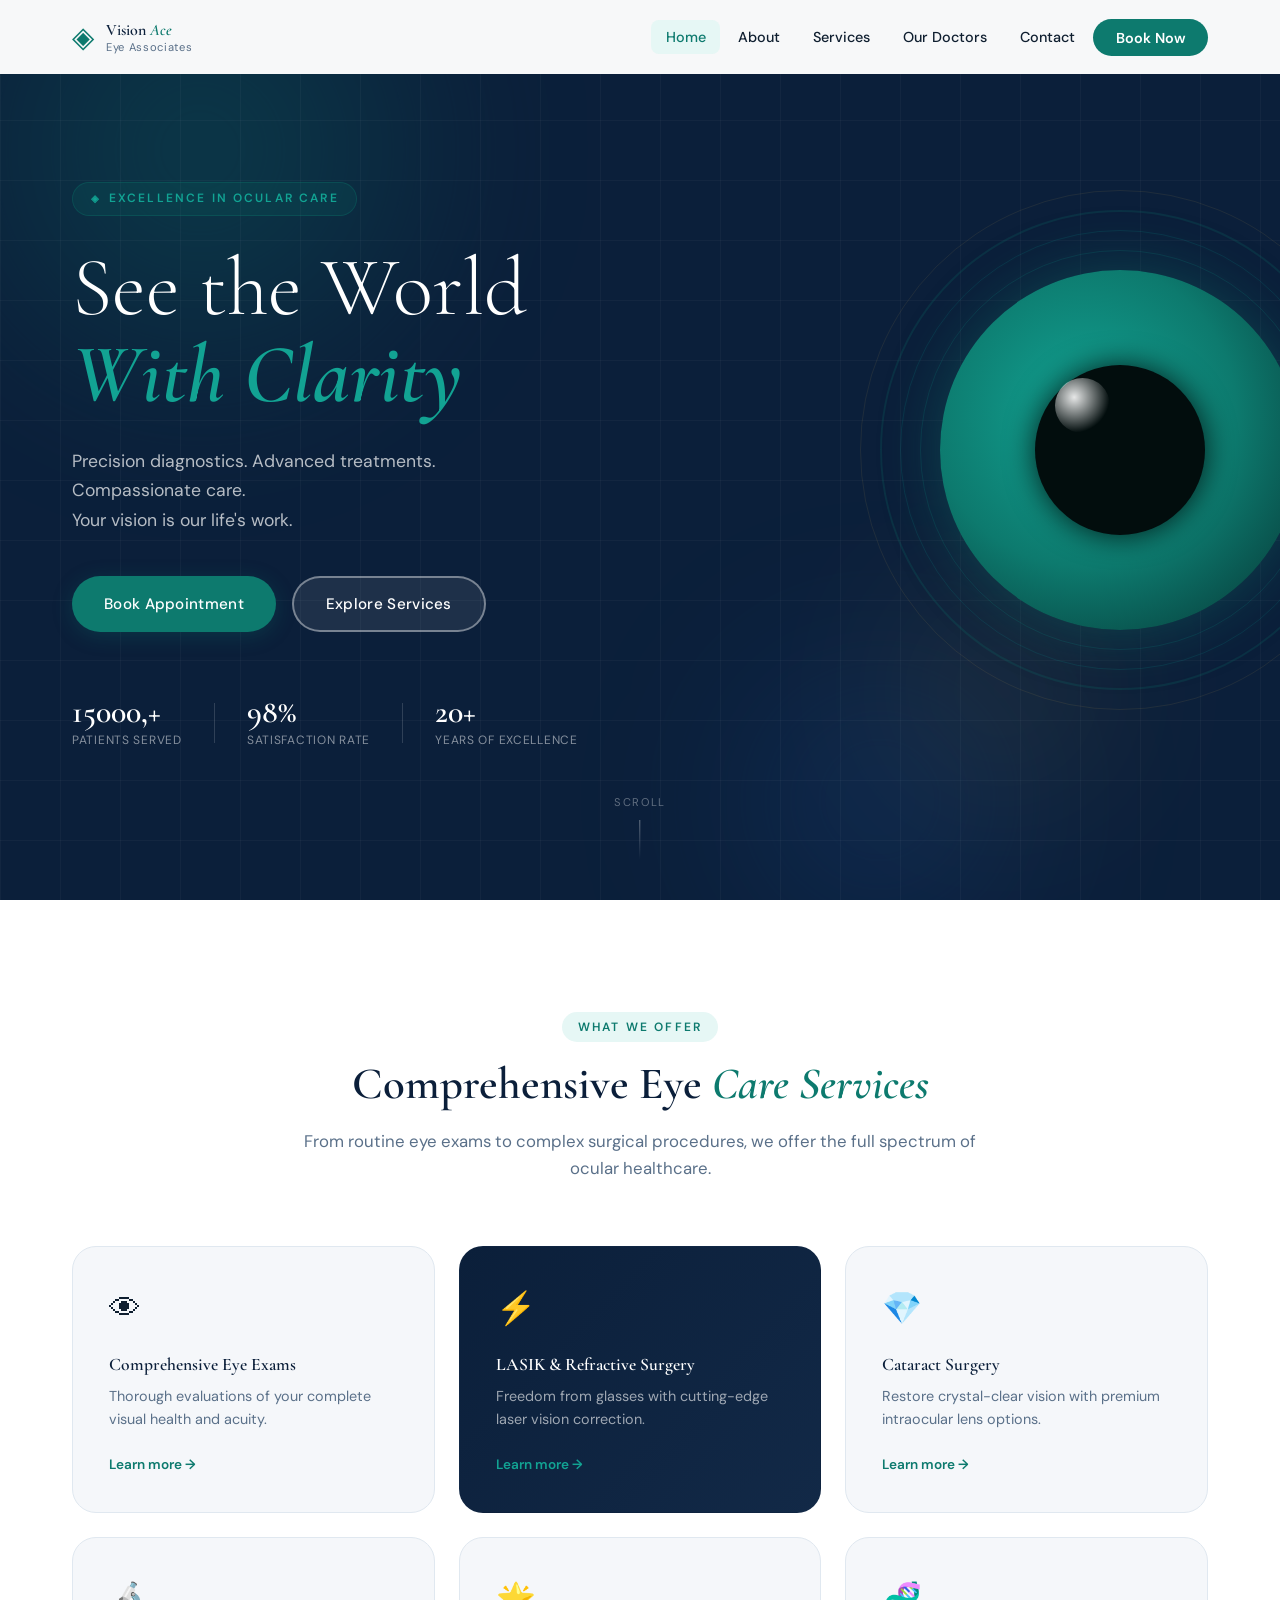
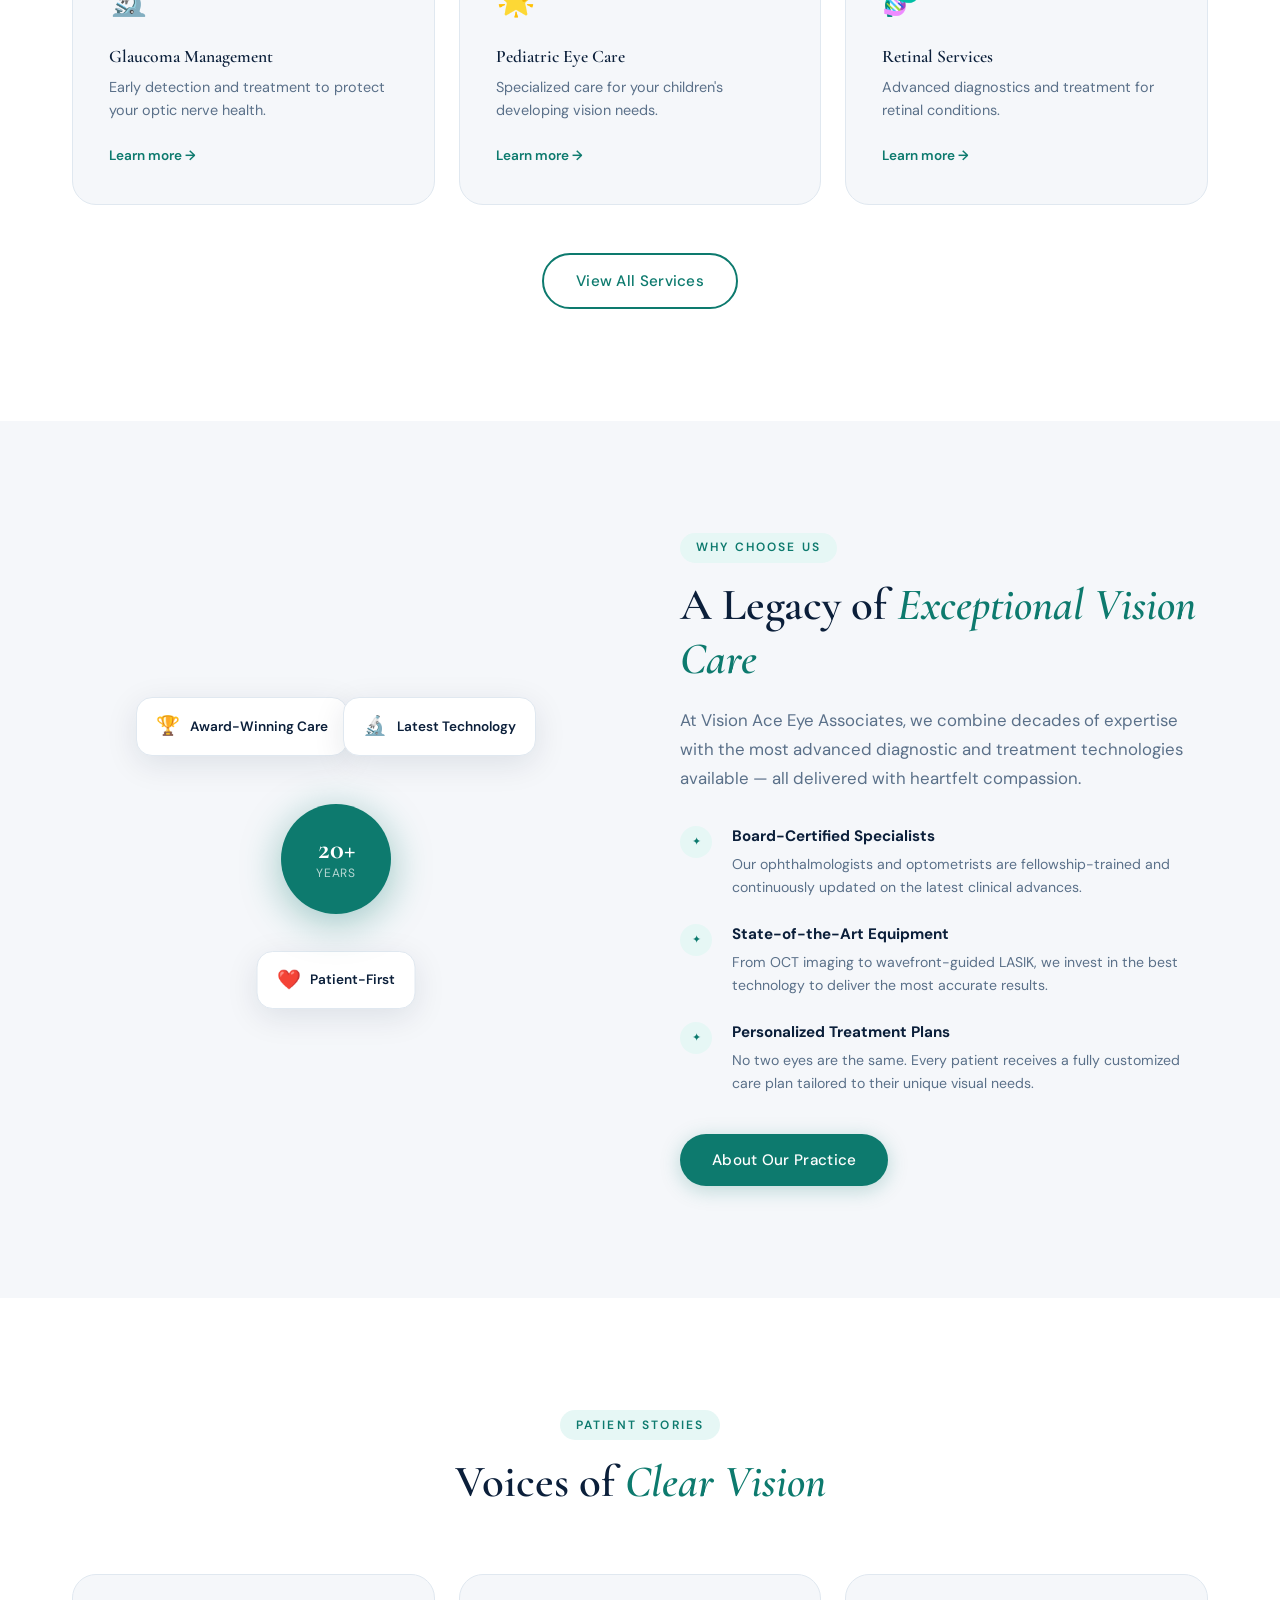
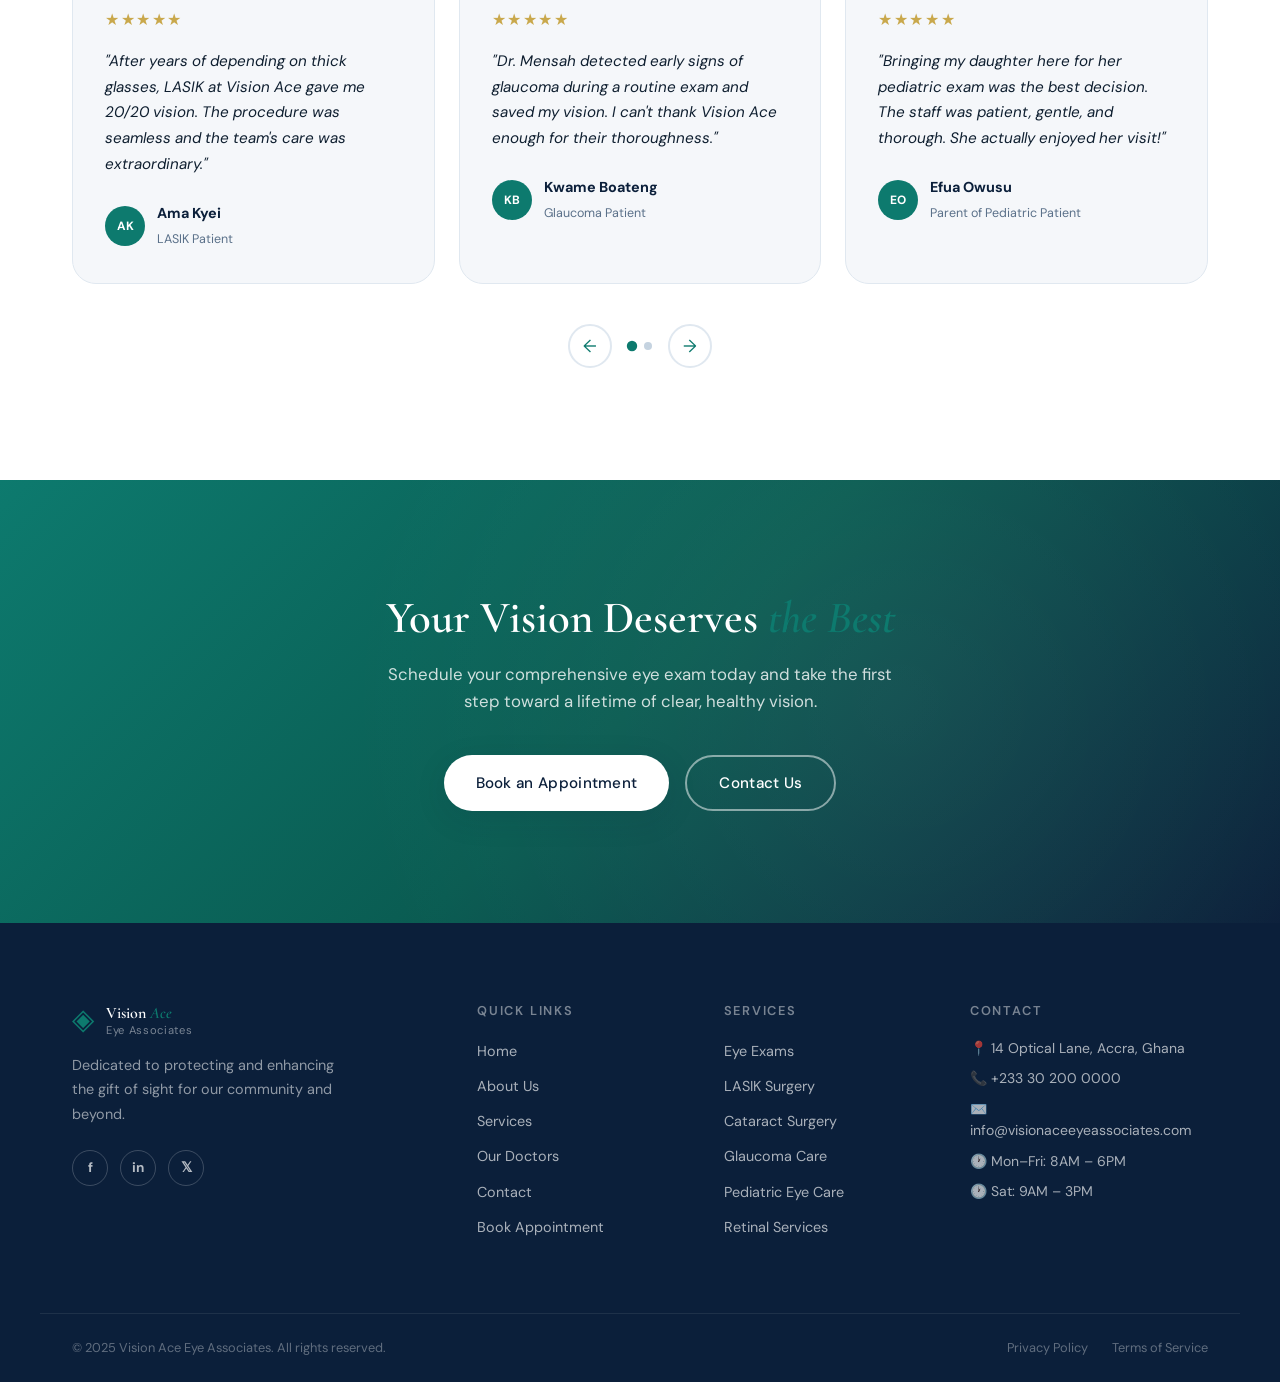
<file: index.html>
<!DOCTYPE html>
<html lang="en">
<head>
  <meta charset="UTF-8" />
  <meta name="viewport" content="width=device-width, initial-scale=1.0"/>
  <title>Vision Ace Eye Associates – Expert Eye Care</title>
  <meta name="description" content="Vision Ace Eye Associates provides world-class eye care, vision correction, and ocular health services. Book your appointment today."/>
  <link rel="stylesheet" href="css/style.css"/>
  <link rel="stylesheet" href="css/home.css"/>
  <link rel="preconnect" href="https://fonts.googleapis.com"/>
  <link href="https://fonts.googleapis.com/css2?family=Cormorant+Garamond:ital,wght@0,300;0,400;0,600;1,300;1,400&family=DM+Sans:wght@300;400;500;600&display=swap" rel="stylesheet"/>
</head>
<body>

  <!-- NAV -->
  <nav class="navbar" id="navbar">
    <div class="nav-container">
      <a href="index.html" class="nav-logo">
        <span class="logo-icon">◈</span>
        <span class="logo-text">Vision <em>Ace</em><br><small>Eye Associates</small></span>
      </a>
      <ul class="nav-links" id="navLinks">
        <li><a href="index.html" class="active">Home</a></li>
        <li><a href="about.html">About</a></li>
        <li><a href="services.html">Services</a></li>
        <li><a href="doctors.html">Our Doctors</a></li>
        <li><a href="contact.html">Contact</a></li>
        <li><a href="booking.html" class="nav-cta">Book Now</a></li>
      </ul>
      <button class="hamburger" id="hamburger" aria-label="Toggle menu">
        <span></span><span></span><span></span>
      </button>
    </div>
  </nav>

  <!-- HERO -->
  <section class="hero">
    <div class="hero-bg">
      <div class="hero-orb orb-1"></div>
      <div class="hero-orb orb-2"></div>
      <div class="hero-orb orb-3"></div>
      <div class="grid-lines"></div>
    </div>
    <div class="hero-content">
      <div class="hero-tag">Excellence in Ocular Care</div>
      <h1 class="hero-title">
        See the World<br/>
        <em>With Clarity</em>
      </h1>
      <p class="hero-sub">Precision diagnostics. Advanced treatments. Compassionate care.<br/>Your vision is our life's work.</p>
      <div class="hero-actions">
        <a href="booking.html" class="btn btn-primary">Book Appointment</a>
        <a href="services.html" class="btn btn-ghost">Explore Services</a>
      </div>
      <div class="hero-stats">
        <div class="stat"><span class="stat-num">15,000+</span><span class="stat-label">Patients Served</span></div>
        <div class="stat-divider"></div>
        <div class="stat"><span class="stat-num">98%</span><span class="stat-label">Satisfaction Rate</span></div>
        <div class="stat-divider"></div>
        <div class="stat"><span class="stat-num">20+</span><span class="stat-label">Years of Excellence</span></div>
      </div>
    </div>
    <div class="hero-visual">
      <div class="eye-graphic">
        <div class="eye-outer"></div>
        <div class="eye-iris"></div>
        <div class="eye-pupil"></div>
        <div class="eye-shine"></div>
        <div class="eye-ring r1"></div>
        <div class="eye-ring r2"></div>
        <div class="eye-ring r3"></div>
      </div>
    </div>
    <div class="scroll-hint">
      <span>Scroll</span>
      <div class="scroll-line"></div>
    </div>
  </section>

  <!-- SERVICES PREVIEW -->
  <section class="section services-preview">
    <div class="container">
      <div class="section-header">
        <span class="section-tag">What We Offer</span>
        <h2>Comprehensive Eye <em>Care Services</em></h2>
        <p>From routine eye exams to complex surgical procedures, we offer the full spectrum of ocular healthcare.</p>
      </div>
      <div class="services-grid">
        <a href="services.html#exams" class="service-card">
          <div class="service-icon">👁</div>
          <h3>Comprehensive Eye Exams</h3>
          <p>Thorough evaluations of your complete visual health and acuity.</p>
          <span class="service-link">Learn more →</span>
        </a>
        <a href="services.html#lasik" class="service-card featured">
          <div class="service-icon">⚡</div>
          <h3>LASIK & Refractive Surgery</h3>
          <p>Freedom from glasses with cutting-edge laser vision correction.</p>
          <span class="service-link">Learn more →</span>
        </a>
        <a href="services.html#cataract" class="service-card">
          <div class="service-icon">💎</div>
          <h3>Cataract Surgery</h3>
          <p>Restore crystal-clear vision with premium intraocular lens options.</p>
          <span class="service-link">Learn more →</span>
        </a>
        <a href="services.html#glaucoma" class="service-card">
          <div class="service-icon">🔬</div>
          <h3>Glaucoma Management</h3>
          <p>Early detection and treatment to protect your optic nerve health.</p>
          <span class="service-link">Learn more →</span>
        </a>
        <a href="services.html#pediatric" class="service-card">
          <div class="service-icon">🌟</div>
          <h3>Pediatric Eye Care</h3>
          <p>Specialized care for your children's developing vision needs.</p>
          <span class="service-link">Learn more →</span>
        </a>
        <a href="services.html#retina" class="service-card">
          <div class="service-icon">🧬</div>
          <h3>Retinal Services</h3>
          <p>Advanced diagnostics and treatment for retinal conditions.</p>
          <span class="service-link">Learn more →</span>
        </a>
      </div>
      <div class="section-cta">
        <a href="services.html" class="btn btn-outline">View All Services</a>
      </div>
    </div>
  </section>

  <!-- WHY CHOOSE US -->
  <section class="section why-us">
    <div class="container why-container">
      <div class="why-visual">
        <div class="why-card-stack">
          <div class="why-float-card c1">
            <span class="wfc-icon">🏆</span>
            <span>Award-Winning Care</span>
          </div>
          <div class="why-float-card c2">
            <span class="wfc-icon">🔬</span>
            <span>Latest Technology</span>
          </div>
          <div class="why-float-card c3">
            <span class="wfc-icon">❤️</span>
            <span>Patient-First</span>
          </div>
          <div class="why-center-badge">
            <span>20+</span>
            <small>Years</small>
          </div>
        </div>
      </div>
      <div class="why-content">
        <span class="section-tag">Why Choose Us</span>
        <h2>A Legacy of <em>Exceptional Vision Care</em></h2>
        <p class="why-lead">At Vision Ace Eye Associates, we combine decades of expertise with the most advanced diagnostic and treatment technologies available — all delivered with heartfelt compassion.</p>
        <ul class="why-list">
          <li>
            <div class="why-icon">✦</div>
            <div>
              <strong>Board-Certified Specialists</strong>
              <p>Our ophthalmologists and optometrists are fellowship-trained and continuously updated on the latest clinical advances.</p>
            </div>
          </li>
          <li>
            <div class="why-icon">✦</div>
            <div>
              <strong>State-of-the-Art Equipment</strong>
              <p>From OCT imaging to wavefront-guided LASIK, we invest in the best technology to deliver the most accurate results.</p>
            </div>
          </li>
          <li>
            <div class="why-icon">✦</div>
            <div>
              <strong>Personalized Treatment Plans</strong>
              <p>No two eyes are the same. Every patient receives a fully customized care plan tailored to their unique visual needs.</p>
            </div>
          </li>
        </ul>
        <a href="about.html" class="btn btn-primary">About Our Practice</a>
      </div>
    </div>
  </section>

  <!-- TESTIMONIALS -->
  <section class="section testimonials">
    <div class="container">
      <div class="section-header">
        <span class="section-tag">Patient Stories</span>
        <h2>Voices of <em>Clear Vision</em></h2>
      </div>
      <div class="testimonials-track" id="testimonialsTrack">
        <div class="testimonial-card">
          <div class="stars">★★★★★</div>
          <p>"After years of depending on thick glasses, LASIK at Vision Ace gave me 20/20 vision. The procedure was seamless and the team's care was extraordinary."</p>
          <div class="testimonial-author">
            <div class="author-avatar">AK</div>
            <div><strong>Ama Kyei</strong><small>LASIK Patient</small></div>
          </div>
        </div>
        <div class="testimonial-card">
          <div class="stars">★★★★★</div>
          <p>"Dr. Mensah detected early signs of glaucoma during a routine exam and saved my vision. I can't thank Vision Ace enough for their thoroughness."</p>
          <div class="testimonial-author">
            <div class="author-avatar">KB</div>
            <div><strong>Kwame Boateng</strong><small>Glaucoma Patient</small></div>
          </div>
        </div>
        <div class="testimonial-card">
          <div class="stars">★★★★★</div>
          <p>"Bringing my daughter here for her pediatric exam was the best decision. The staff was patient, gentle, and thorough. She actually enjoyed her visit!"</p>
          <div class="testimonial-author">
            <div class="author-avatar">EO</div>
            <div><strong>Efua Owusu</strong><small>Parent of Pediatric Patient</small></div>
          </div>
        </div>
        <div class="testimonial-card">
          <div class="stars">★★★★★</div>
          <p>"The cataract surgery was life-changing. Colors are vibrant again. The surgical team's expertise and the aftercare at Vision Ace are truly world-class."</p>
          <div class="testimonial-author">
            <div class="author-avatar">JA</div>
            <div><strong>Joseph Asante</strong><small>Cataract Surgery Patient</small></div>
          </div>
        </div>
      </div>
      <div class="testimonial-nav">
        <button class="tnav-btn" id="tPrev" aria-label="Previous">←</button>
        <div class="tnav-dots" id="tnavDots"></div>
        <button class="tnav-btn" id="tNext" aria-label="Next">→</button>
      </div>
    </div>
  </section>

  <!-- CTA BANNER -->
  <section class="cta-banner">
    <div class="cta-bg"></div>
    <div class="container cta-content">
      <h2>Your Vision Deserves <em>the Best</em></h2>
      <p>Schedule your comprehensive eye exam today and take the first step toward a lifetime of clear, healthy vision.</p>
      <div class="cta-actions">
        <a href="booking.html" class="btn btn-white">Book an Appointment</a>
        <a href="contact.html" class="btn btn-ghost-white">Contact Us</a>
      </div>
    </div>
  </section>

  <!-- FOOTER -->
  <footer class="footer">
    <div class="container footer-grid">
      <div class="footer-brand">
        <a href="index.html" class="nav-logo">
          <span class="logo-icon">◈</span>
          <span class="logo-text">Vision <em>Ace</em><br><small>Eye Associates</small></span>
        </a>
        <p>Dedicated to protecting and enhancing the gift of sight for our community and beyond.</p>
        <div class="social-links">
          <a href="#" aria-label="Facebook">f</a>
          <a href="#" aria-label="Instagram">in</a>
          <a href="#" aria-label="Twitter">𝕏</a>
        </div>
      </div>
      <div class="footer-col">
        <h4>Quick Links</h4>
        <ul>
          <li><a href="index.html">Home</a></li>
          <li><a href="about.html">About Us</a></li>
          <li><a href="services.html">Services</a></li>
          <li><a href="doctors.html">Our Doctors</a></li>
          <li><a href="contact.html">Contact</a></li>
          <li><a href="booking.html">Book Appointment</a></li>
        </ul>
      </div>
      <div class="footer-col">
        <h4>Services</h4>
        <ul>
          <li><a href="services.html#exams">Eye Exams</a></li>
          <li><a href="services.html#lasik">LASIK Surgery</a></li>
          <li><a href="services.html#cataract">Cataract Surgery</a></li>
          <li><a href="services.html#glaucoma">Glaucoma Care</a></li>
          <li><a href="services.html#pediatric">Pediatric Eye Care</a></li>
          <li><a href="services.html#retina">Retinal Services</a></li>
        </ul>
      </div>
      <div class="footer-col">
        <h4>Contact</h4>
        <ul class="footer-contact">
          <li>📍 14 Optical Lane, Accra, Ghana</li>
          <li>📞 +233 30 200 0000</li>
          <li>✉️ info@visionaceeyeassociates.com</li>
          <li>🕐 Mon–Fri: 8AM – 6PM</li>
          <li>🕐 Sat: 9AM – 3PM</li>
        </ul>
      </div>
    </div>
    <div class="footer-bottom">
      <div class="container">
        <p>© 2025 Vision Ace Eye Associates. All rights reserved.</p>
        <div class="footer-legal">
          <a href="#">Privacy Policy</a>
          <a href="#">Terms of Service</a>
        </div>
      </div>
    </div>
  </footer>

  <script src="js/main.js"></script>
  <script src="js/home.js"></script>
</body>
</html>
</file>
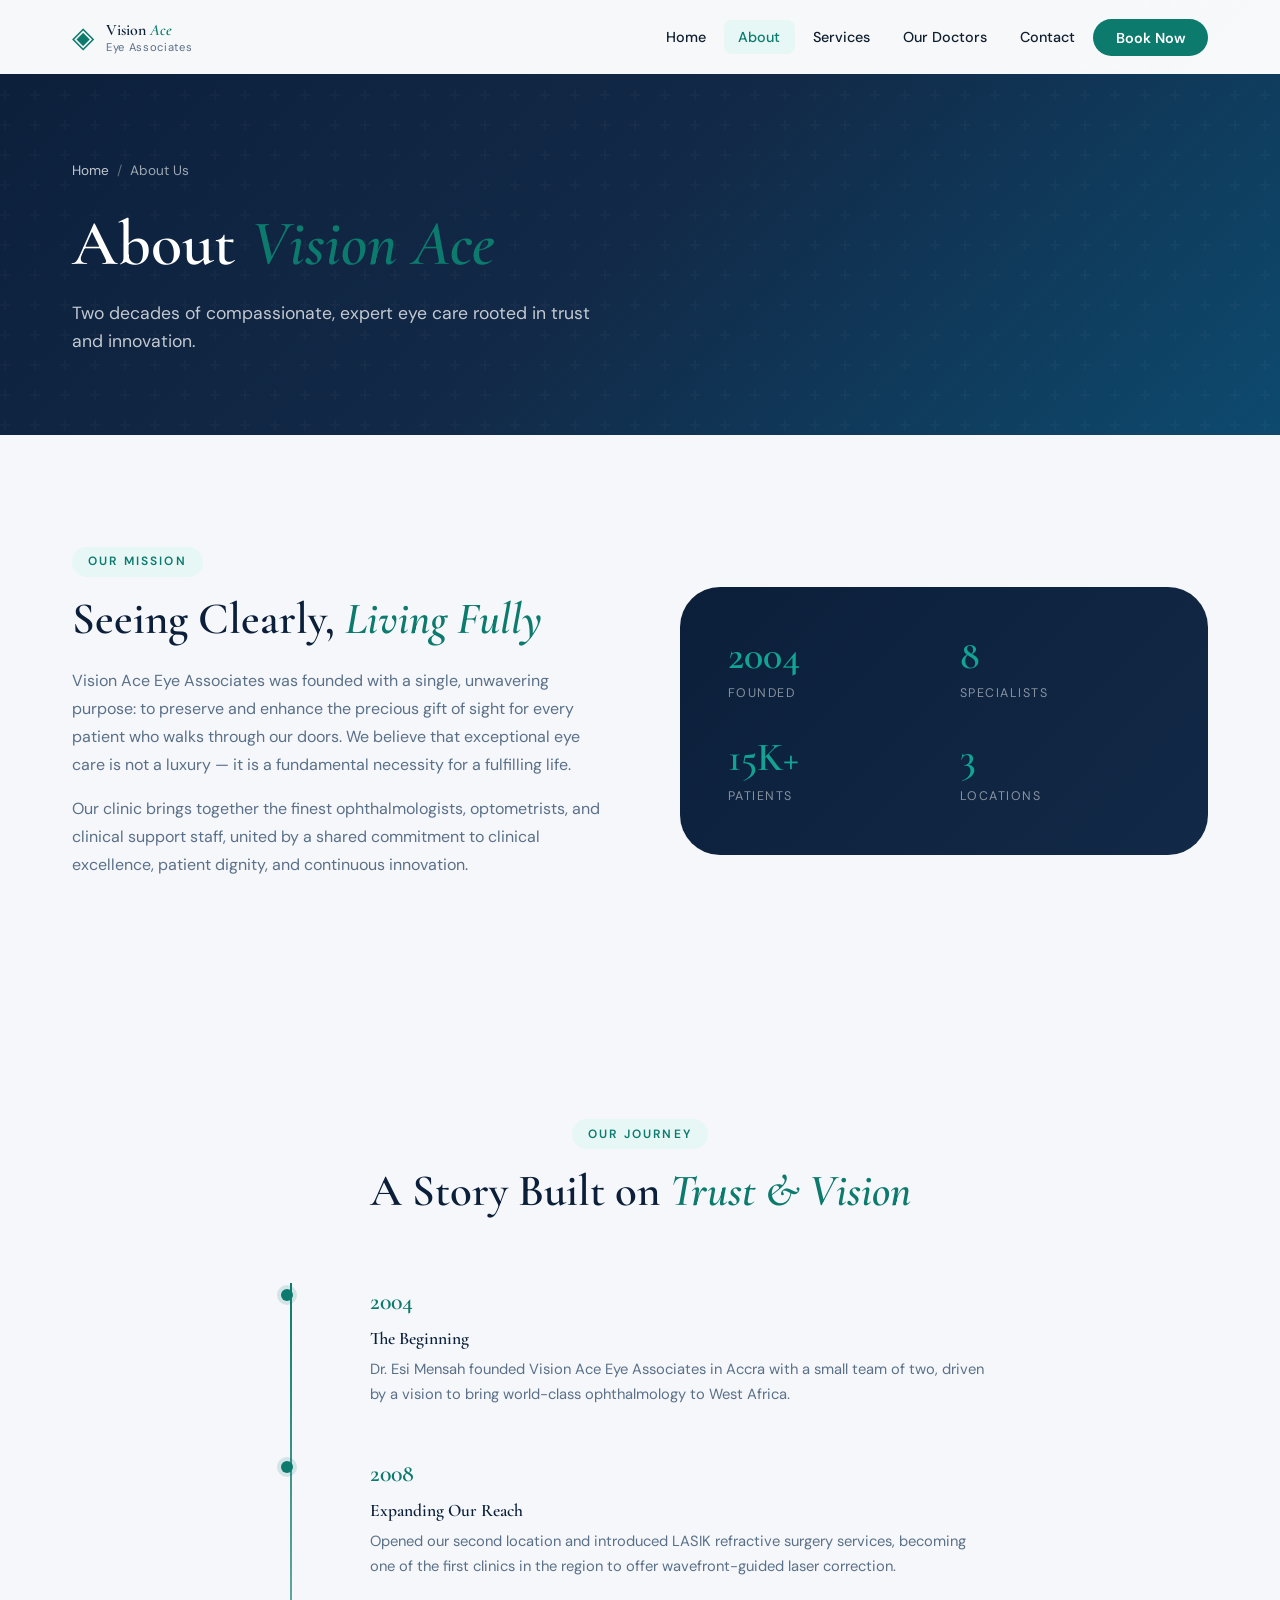
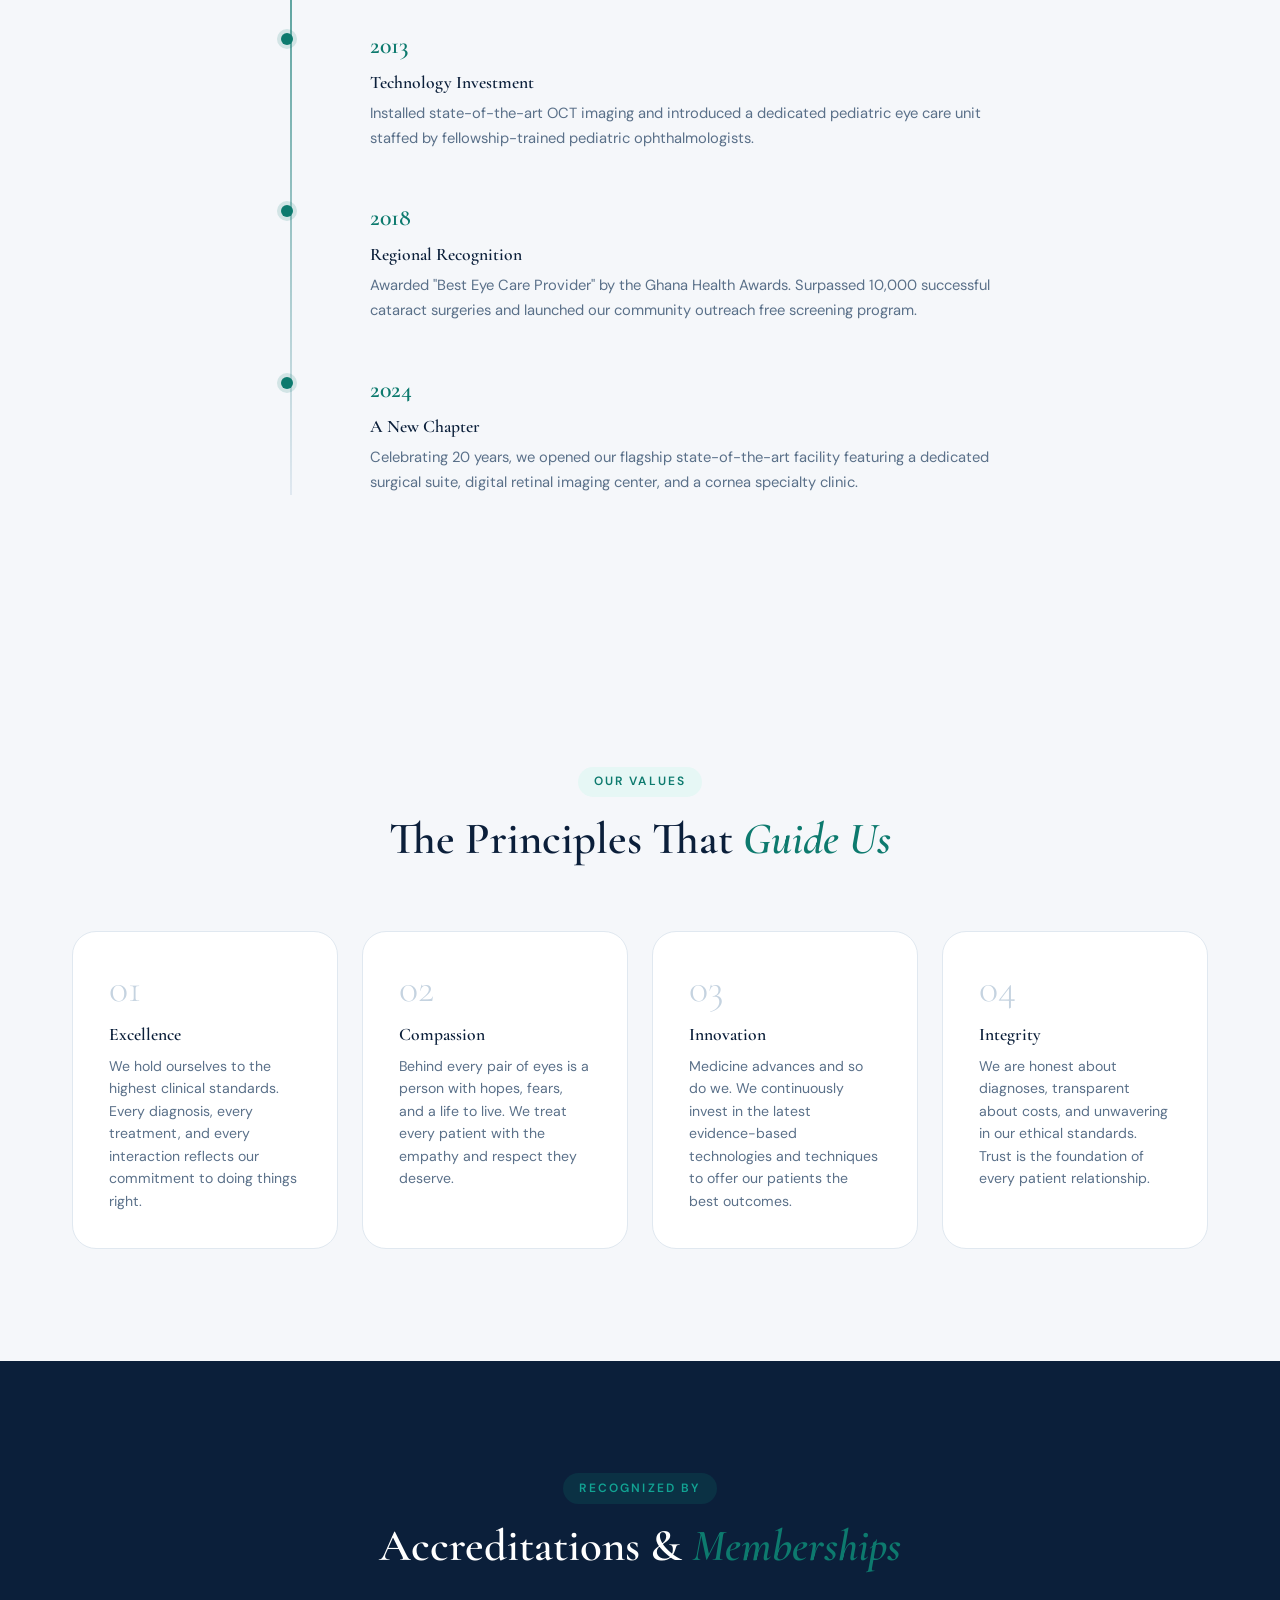
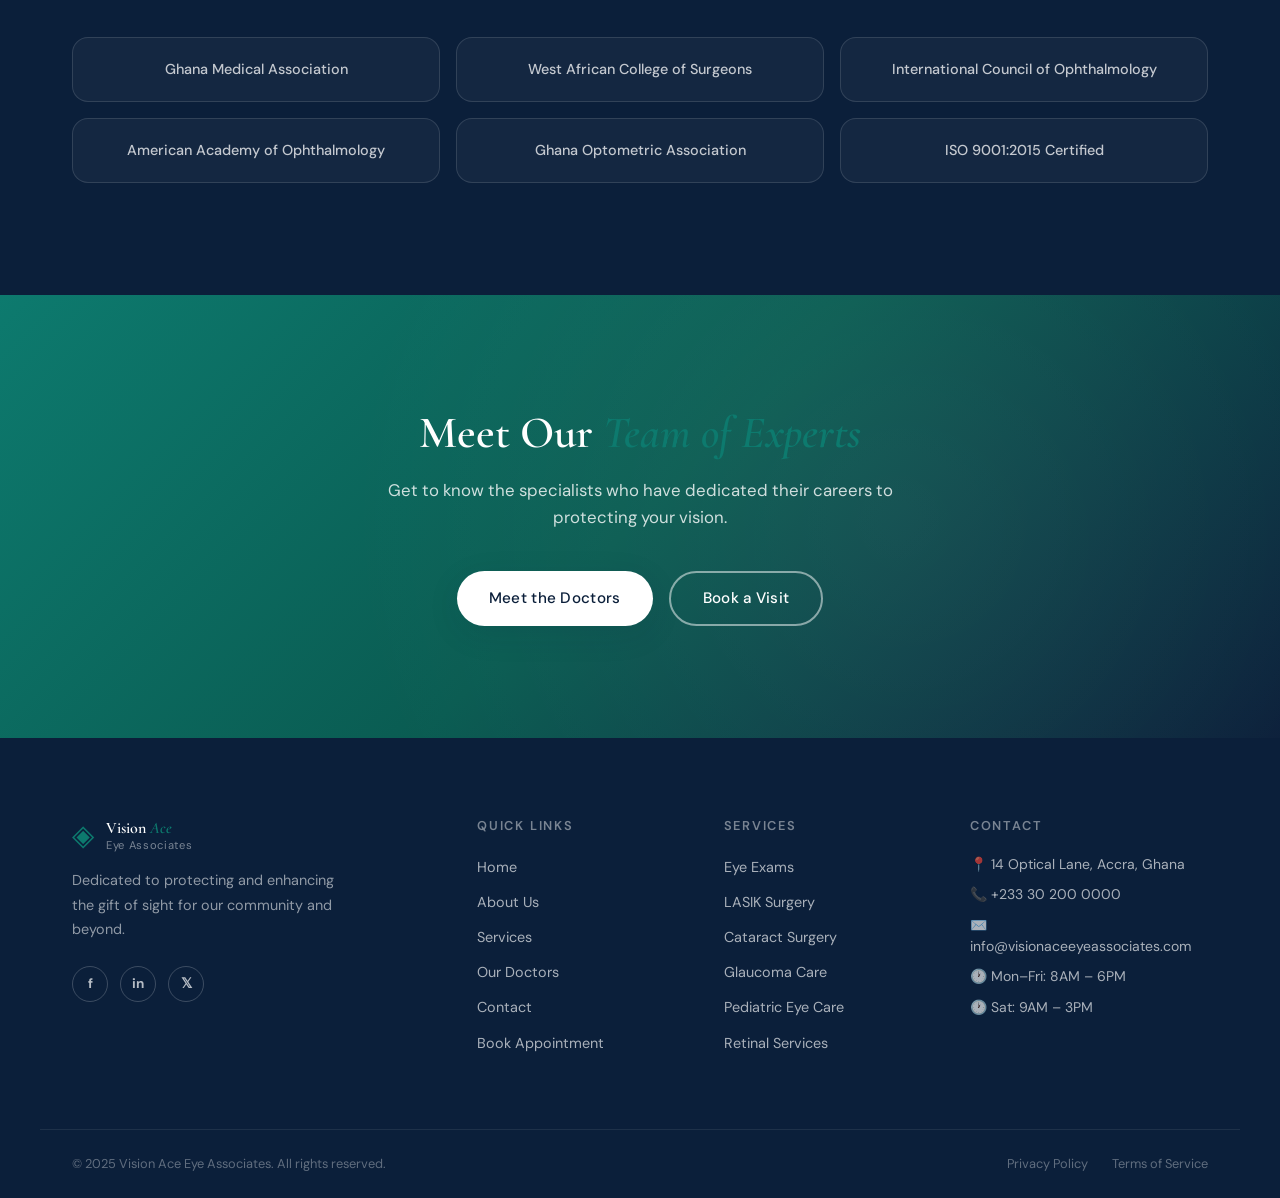
<file: about.html>
<!DOCTYPE html>
<html lang="en">
<head>
  <meta charset="UTF-8"/>
  <meta name="viewport" content="width=device-width, initial-scale=1.0"/>
  <title>About Us – Vision Ace Eye Associates</title>
  <meta name="description" content="Learn about Vision Ace Eye Associates – our history, mission, values and commitment to exceptional eye care."/>
  <link rel="stylesheet" href="css/style.css"/>
  <link rel="stylesheet" href="css/about.css"/>
  <link rel="preconnect" href="https://fonts.googleapis.com"/>
  <link href="https://fonts.googleapis.com/css2?family=Cormorant+Garamond:ital,wght@0,300;0,400;0,600;1,300;1,400&family=DM+Sans:wght@300;400;500;600&display=swap" rel="stylesheet"/>
</head>
<body>

  <!-- NAV -->
  <nav class="navbar" id="navbar">
    <div class="nav-container">
      <a href="index.html" class="nav-logo">
        <span class="logo-icon">◈</span>
        <span class="logo-text">Vision <em>Ace</em><br><small>Eye Associates</small></span>
      </a>
      <ul class="nav-links" id="navLinks">
        <li><a href="index.html">Home</a></li>
        <li><a href="about.html" class="active">About</a></li>
        <li><a href="services.html">Services</a></li>
        <li><a href="doctors.html">Our Doctors</a></li>
        <li><a href="contact.html">Contact</a></li>
        <li><a href="booking.html" class="nav-cta">Book Now</a></li>
      </ul>
      <button class="hamburger" id="hamburger" aria-label="Toggle menu">
        <span></span><span></span><span></span>
      </button>
    </div>
  </nav>

  <!-- PAGE HERO -->
  <section class="page-hero">
    <div class="page-hero-bg"></div>
    <div class="container">
      <div class="breadcrumb"><a href="index.html">Home</a> <span>/</span> About Us</div>
      <h1>About <em>Vision Ace</em></h1>
      <p>Two decades of compassionate, expert eye care rooted in trust and innovation.</p>
    </div>
  </section>

  <!-- MISSION -->
  <section class="section about-mission">
    <div class="container mission-grid">
      <div class="mission-content reveal">
        <span class="section-tag">Our Mission</span>
        <h2>Seeing Clearly, <em>Living Fully</em></h2>
        <p>Vision Ace Eye Associates was founded with a single, unwavering purpose: to preserve and enhance the precious gift of sight for every patient who walks through our doors. We believe that exceptional eye care is not a luxury — it is a fundamental necessity for a fulfilling life.</p>
        <p>Our clinic brings together the finest ophthalmologists, optometrists, and clinical support staff, united by a shared commitment to clinical excellence, patient dignity, and continuous innovation.</p>
      </div>
      <div class="mission-visual reveal">
        <div class="mission-accent-box">
          <div class="accent-stat"><span>2004</span><small>Founded</small></div>
          <div class="accent-stat"><span>8</span><small>Specialists</small></div>
          <div class="accent-stat"><span>15K+</span><small>Patients</small></div>
          <div class="accent-stat"><span>3</span><small>Locations</small></div>
        </div>
      </div>
    </div>
  </section>

  <!-- STORY TIMELINE -->
  <section class="section story-section">
    <div class="container">
      <div class="section-header reveal">
        <span class="section-tag">Our Journey</span>
        <h2>A Story Built on <em>Trust & Vision</em></h2>
      </div>
      <div class="timeline">
        <div class="timeline-item reveal">
          <div class="timeline-year">2004</div>
          <div class="timeline-content">
            <h3>The Beginning</h3>
            <p>Dr. Esi Mensah founded Vision Ace Eye Associates in Accra with a small team of two, driven by a vision to bring world-class ophthalmology to West Africa.</p>
          </div>
        </div>
        <div class="timeline-item reveal">
          <div class="timeline-year">2008</div>
          <div class="timeline-content">
            <h3>Expanding Our Reach</h3>
            <p>Opened our second location and introduced LASIK refractive surgery services, becoming one of the first clinics in the region to offer wavefront-guided laser correction.</p>
          </div>
        </div>
        <div class="timeline-item reveal">
          <div class="timeline-year">2013</div>
          <div class="timeline-content">
            <h3>Technology Investment</h3>
            <p>Installed state-of-the-art OCT imaging and introduced a dedicated pediatric eye care unit staffed by fellowship-trained pediatric ophthalmologists.</p>
          </div>
        </div>
        <div class="timeline-item reveal">
          <div class="timeline-year">2018</div>
          <div class="timeline-content">
            <h3>Regional Recognition</h3>
            <p>Awarded "Best Eye Care Provider" by the Ghana Health Awards. Surpassed 10,000 successful cataract surgeries and launched our community outreach free screening program.</p>
          </div>
        </div>
        <div class="timeline-item reveal">
          <div class="timeline-year">2024</div>
          <div class="timeline-content">
            <h3>A New Chapter</h3>
            <p>Celebrating 20 years, we opened our flagship state-of-the-art facility featuring a dedicated surgical suite, digital retinal imaging center, and a cornea specialty clinic.</p>
          </div>
        </div>
      </div>
    </div>
  </section>

  <!-- VALUES -->
  <section class="section values-section">
    <div class="container">
      <div class="section-header reveal">
        <span class="section-tag">Our Values</span>
        <h2>The Principles That <em>Guide Us</em></h2>
      </div>
      <div class="values-grid">
        <div class="value-card reveal">
          <div class="value-num">01</div>
          <h3>Excellence</h3>
          <p>We hold ourselves to the highest clinical standards. Every diagnosis, every treatment, and every interaction reflects our commitment to doing things right.</p>
        </div>
        <div class="value-card reveal">
          <div class="value-num">02</div>
          <h3>Compassion</h3>
          <p>Behind every pair of eyes is a person with hopes, fears, and a life to live. We treat every patient with the empathy and respect they deserve.</p>
        </div>
        <div class="value-card reveal">
          <div class="value-num">03</div>
          <h3>Innovation</h3>
          <p>Medicine advances and so do we. We continuously invest in the latest evidence-based technologies and techniques to offer our patients the best outcomes.</p>
        </div>
        <div class="value-card reveal">
          <div class="value-num">04</div>
          <h3>Integrity</h3>
          <p>We are honest about diagnoses, transparent about costs, and unwavering in our ethical standards. Trust is the foundation of every patient relationship.</p>
        </div>
      </div>
    </div>
  </section>

  <!-- ACCREDITATIONS -->
  <section class="section accreditations">
    <div class="container">
      <div class="section-header reveal">
        <span class="section-tag">Recognized By</span>
        <h2>Accreditations & <em>Memberships</em></h2>
      </div>
      <div class="accred-grid reveal">
        <div class="accred-badge">Ghana Medical Association</div>
        <div class="accred-badge">West African College of Surgeons</div>
        <div class="accred-badge">International Council of Ophthalmology</div>
        <div class="accred-badge">American Academy of Ophthalmology</div>
        <div class="accred-badge">Ghana Optometric Association</div>
        <div class="accred-badge">ISO 9001:2015 Certified</div>
      </div>
    </div>
  </section>

  <!-- CTA -->
  <section class="cta-banner">
    <div class="cta-bg"></div>
    <div class="container cta-content">
      <h2>Meet Our <em>Team of Experts</em></h2>
      <p>Get to know the specialists who have dedicated their careers to protecting your vision.</p>
      <div class="cta-actions">
        <a href="doctors.html" class="btn btn-white">Meet the Doctors</a>
        <a href="booking.html" class="btn btn-ghost-white">Book a Visit</a>
      </div>
    </div>
  </section>

  <!-- FOOTER -->
  <footer class="footer">
    <div class="container footer-grid">
      <div class="footer-brand">
        <a href="index.html" class="nav-logo">
          <span class="logo-icon">◈</span>
          <span class="logo-text">Vision <em>Ace</em><br><small>Eye Associates</small></span>
        </a>
        <p>Dedicated to protecting and enhancing the gift of sight for our community and beyond.</p>
        <div class="social-links">
          <a href="#" aria-label="Facebook">f</a>
          <a href="#" aria-label="Instagram">in</a>
          <a href="#" aria-label="Twitter">𝕏</a>
        </div>
      </div>
      <div class="footer-col">
        <h4>Quick Links</h4>
        <ul>
          <li><a href="index.html">Home</a></li>
          <li><a href="about.html">About Us</a></li>
          <li><a href="services.html">Services</a></li>
          <li><a href="doctors.html">Our Doctors</a></li>
          <li><a href="contact.html">Contact</a></li>
          <li><a href="booking.html">Book Appointment</a></li>
        </ul>
      </div>
      <div class="footer-col">
        <h4>Services</h4>
        <ul>
          <li><a href="services.html#exams">Eye Exams</a></li>
          <li><a href="services.html#lasik">LASIK Surgery</a></li>
          <li><a href="services.html#cataract">Cataract Surgery</a></li>
          <li><a href="services.html#glaucoma">Glaucoma Care</a></li>
          <li><a href="services.html#pediatric">Pediatric Eye Care</a></li>
          <li><a href="services.html#retina">Retinal Services</a></li>
        </ul>
      </div>
      <div class="footer-col">
        <h4>Contact</h4>
        <ul class="footer-contact">
          <li>📍 14 Optical Lane, Accra, Ghana</li>
          <li>📞 +233 30 200 0000</li>
          <li>✉️ info@visionaceeyeassociates.com</li>
          <li>🕐 Mon–Fri: 8AM – 6PM</li>
          <li>🕐 Sat: 9AM – 3PM</li>
        </ul>
      </div>
    </div>
    <div class="footer-bottom">
      <div class="container">
        <p>© 2025 Vision Ace Eye Associates. All rights reserved.</p>
        <div class="footer-legal">
          <a href="#">Privacy Policy</a>
          <a href="#">Terms of Service</a>
        </div>
      </div>
    </div>
  </footer>

  <script src="js/main.js"></script>
</body>
</html>
</file>
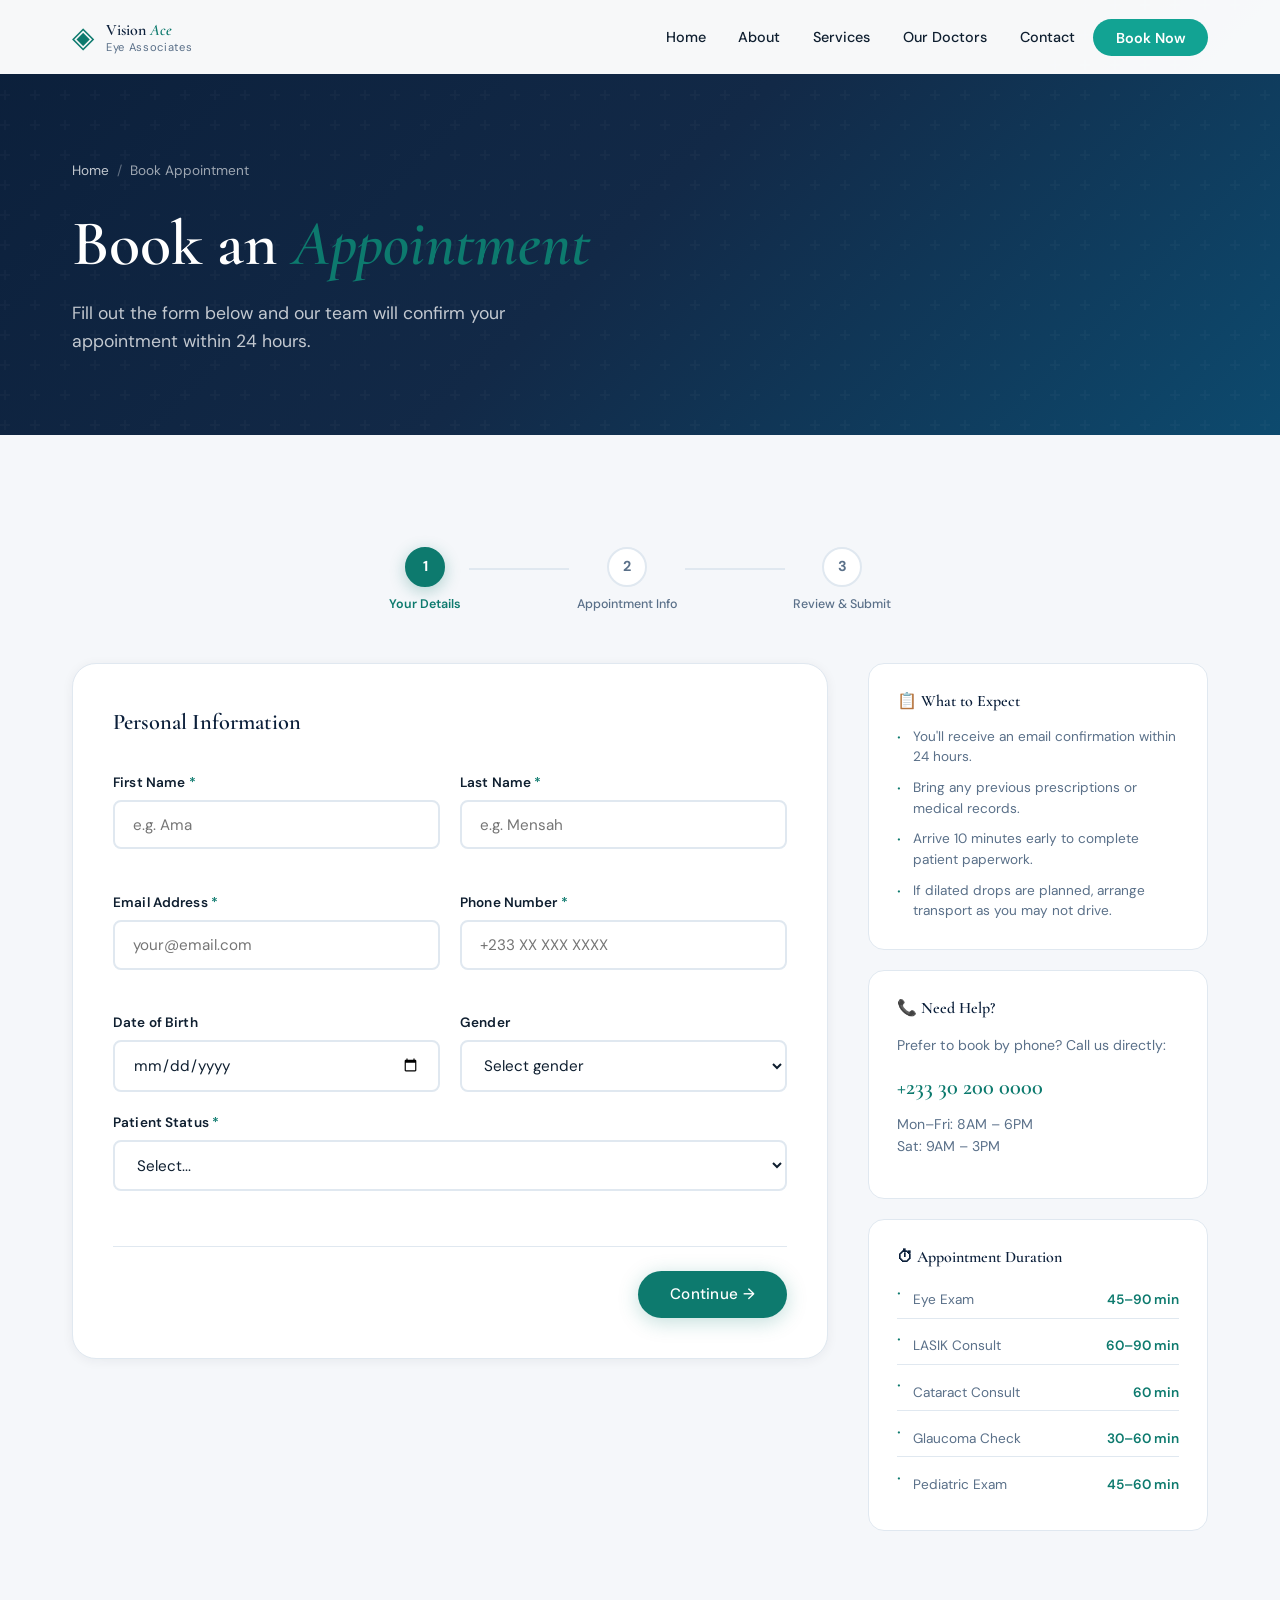
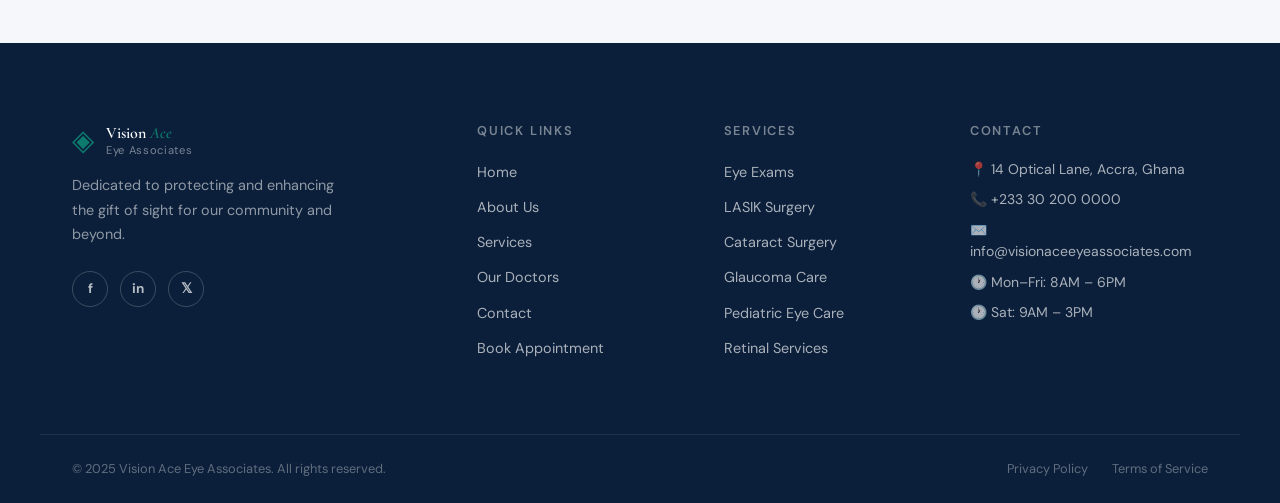
<file: booking.html>
<!DOCTYPE html>
<html lang="en">
<head>
  <meta charset="UTF-8"/>
  <meta name="viewport" content="width=device-width, initial-scale=1.0"/>
  <title>Book Appointment – Vision Ace Eye Associates</title>
  <meta name="description" content="Book your eye care appointment at Vision Ace Eye Associates online."/>
  <link rel="stylesheet" href="css/style.css"/>
  <link rel="stylesheet" href="css/booking.css"/>
  <link rel="preconnect" href="https://fonts.googleapis.com"/>
  <link href="https://fonts.googleapis.com/css2?family=Cormorant+Garamond:ital,wght@0,300;0,400;0,600;1,300;1,400&family=DM+Sans:wght@300;400;500;600&display=swap" rel="stylesheet"/>
</head>
<body>

  <!-- NAV -->
  <nav class="navbar" id="navbar">
    <div class="nav-container">
      <a href="index.html" class="nav-logo">
        <span class="logo-icon">◈</span>
        <span class="logo-text">Vision <em>Ace</em><br><small>Eye Associates</small></span>
      </a>
      <ul class="nav-links" id="navLinks">
        <li><a href="index.html">Home</a></li>
        <li><a href="about.html">About</a></li>
        <li><a href="services.html">Services</a></li>
        <li><a href="doctors.html">Our Doctors</a></li>
        <li><a href="contact.html">Contact</a></li>
        <li><a href="booking.html" class="nav-cta active">Book Now</a></li>
      </ul>
      <button class="hamburger" id="hamburger" aria-label="Toggle menu">
        <span></span><span></span><span></span>
      </button>
    </div>
  </nav>

  <!-- PAGE HERO -->
  <section class="page-hero">
    <div class="page-hero-bg"></div>
    <div class="container">
      <div class="breadcrumb"><a href="index.html">Home</a> <span>/</span> Book Appointment</div>
      <h1>Book an <em>Appointment</em></h1>
      <p>Fill out the form below and our team will confirm your appointment within 24 hours.</p>
    </div>
  </section>

  <!-- BOOKING SECTION -->
  <section class="section booking-section">
    <div class="container booking-container">

      <!-- STEPS -->
      <div class="booking-steps reveal">
        <div class="step active" data-step="1">
          <div class="step-num">1</div>
          <span>Your Details</span>
        </div>
        <div class="step-line"></div>
        <div class="step" data-step="2">
          <div class="step-num">2</div>
          <span>Appointment Info</span>
        </div>
        <div class="step-line"></div>
        <div class="step" data-step="3">
          <div class="step-num">3</div>
          <span>Review & Submit</span>
        </div>
      </div>

      <div class="booking-layout">
        <!-- FORM -->
        <div class="booking-form-wrap reveal">
          <!--
            FormSubmit Configuration:
            Replace YOUR_EMAIL@example.com with the clinic's actual email address.
            FormSubmit will handle the form submission and send an email to that address.
            No backend required.
          -->
          <form
            action="https://formsubmit.co/kwame.adobawjnr@gmail.com"
            method="POST"
            id="bookingForm"
            class="booking-form"
            novalidate
          >
            <!-- FormSubmit hidden config fields -->
            <input type="hidden" name="_subject" value="New Appointment Request – Vision Ace Eye Associates"/>
            <input type="hidden" name="_captcha" value="false"/>
            <input type="hidden" name="_template" value="table"/>
            <input type="hidden" name="_next" value="https://kwameadobaw.github.io/vision_ace/thank-you.html"/>
            <input type="text" name="_honey" style="display:none"/>

            <!-- STEP 1: Personal Details -->
            <fieldset class="form-step" id="step1">
              <legend>Personal Information</legend>
              <div class="form-row">
                <div class="form-group">
                  <label for="firstName">First Name <span class="req">*</span></label>
                  <input type="text" id="firstName" name="First Name" placeholder="e.g. Ama" required/>
                  <span class="field-error"></span>
                </div>
                <div class="form-group">
                  <label for="lastName">Last Name <span class="req">*</span></label>
                  <input type="text" id="lastName" name="Last Name" placeholder="e.g. Mensah" required/>
                  <span class="field-error"></span>
                </div>
              </div>
              <div class="form-row">
                <div class="form-group">
                  <label for="email">Email Address <span class="req">*</span></label>
                  <input type="email" id="email" name="Email" placeholder="your@email.com" required/>
                  <span class="field-error"></span>
                </div>
                <div class="form-group">
                  <label for="phone">Phone Number <span class="req">*</span></label>
                  <input type="tel" id="phone" name="Phone Number" placeholder="+233 XX XXX XXXX" required/>
                  <span class="field-error"></span>
                </div>
              </div>
              <div class="form-row">
                <div class="form-group">
                  <label for="dob">Date of Birth</label>
                  <input type="date" id="dob" name="Date of Birth"/>
                </div>
                <div class="form-group">
                  <label for="gender">Gender</label>
                  <select id="gender" name="Gender">
                    <option value="">Select gender</option>
                    <option>Male</option>
                    <option>Female</option>
                    <option>Other</option>
                    <option>Prefer not to say</option>
                  </select>
                </div>
              </div>
              <div class="form-group">
                <label for="isNewPatient">Patient Status <span class="req">*</span></label>
                <select id="isNewPatient" name="Patient Status" required>
                  <option value="">Select...</option>
                  <option value="New Patient">New Patient</option>
                  <option value="Returning Patient">Returning Patient</option>
                </select>
                <span class="field-error"></span>
              </div>
              <div class="form-nav">
                <button type="button" class="btn btn-primary" id="toStep2">Continue →</button>
              </div>
            </fieldset>

            <!-- STEP 2: Appointment Details -->
            <fieldset class="form-step hidden" id="step2">
              <legend>Appointment Information</legend>
              <div class="form-row">
                <div class="form-group">
                  <label for="service">Service Required <span class="req">*</span></label>
                  <select id="service" name="Service Required" required>
                    <option value="">Select a service</option>
                    <option>Comprehensive Eye Exam</option>
                    <option>LASIK / Refractive Surgery Consultation</option>
                    <option>Cataract Surgery Consultation</option>
                    <option>Glaucoma Screening / Management</option>
                    <option>Pediatric Eye Exam</option>
                    <option>Retinal Assessment</option>
                    <option>Contact Lens Fitting</option>
                    <option>Corneal Consultation</option>
                    <option>Other / General Consultation</option>
                  </select>
                  <span class="field-error"></span>
                </div>
                <div class="form-group">
                  <label for="doctor">Preferred Doctor</label>
                  <select id="doctor" name="Preferred Doctor">
                    <option value="">No preference</option>
                    <option>Dr. Esi Mensah</option>
                    <option>Dr. Kweku Osei</option>
                    <option>Dr. Abena Asante</option>
                    <option>Dr. Kofi Boateng</option>
                    <option>Dr. Efua Agyeman</option>
                    <option>Dr. James Appiah</option>
                  </select>
                </div>
              </div>
              <div class="form-row">
                <div class="form-group">
                  <label for="preferredDate">Preferred Date <span class="req">*</span></label>
                  <input type="date" id="preferredDate" name="Preferred Date" required/>
                  <span class="field-error"></span>
                </div>
                <div class="form-group">
                  <label for="preferredTime">Preferred Time <span class="req">*</span></label>
                  <select id="preferredTime" name="Preferred Time" required>
                    <option value="">Select a time</option>
                    <option>8:00 AM – 9:00 AM</option>
                    <option>9:00 AM – 10:00 AM</option>
                    <option>10:00 AM – 11:00 AM</option>
                    <option>11:00 AM – 12:00 PM</option>
                    <option>1:00 PM – 2:00 PM</option>
                    <option>2:00 PM – 3:00 PM</option>
                    <option>3:00 PM – 4:00 PM</option>
                    <option>4:00 PM – 5:00 PM</option>
                  </select>
                  <span class="field-error"></span>
                </div>
              </div>
              <div class="form-group">
                <label for="location">Preferred Location <span class="req">*</span></label>
                <select id="location" name="Preferred Location" required>
                  <option value="">Select a location</option>
                  <option>Accra – Optical Lane (Main Branch)</option>
                  <option>Kumasi – Adum Branch</option>
                  <option>Takoradi – Harbour Branch</option>
                </select>
                <span class="field-error"></span>
              </div>
              <div class="form-group">
                <label for="insurance">Medical Insurance Provider</label>
                <input type="text" id="insurance" name="Insurance Provider" placeholder="e.g. NHIS, GLICO, Enterprise"/>
              </div>
              <div class="form-group">
                <label for="symptoms">Reason for Visit / Symptoms</label>
                <textarea id="symptoms" name="Reason for Visit" rows="4" placeholder="Please describe your symptoms or reason for your visit..."></textarea>
              </div>
              <div class="form-nav">
                <button type="button" class="btn btn-outline" id="toStep1">← Back</button>
                <button type="button" class="btn btn-primary" id="toStep3">Review →</button>
              </div>
            </fieldset>

            <!-- STEP 3: Review -->
            <fieldset class="form-step hidden" id="step3">
              <legend>Review & Confirm</legend>
              <div class="review-box" id="reviewBox">
                <!-- filled by JS -->
              </div>
              <div class="form-group consent-group">
                <label class="checkbox-label">
                  <input type="checkbox" name="Consent" value="Agreed" required id="consentCheck"/>
                  <span>I confirm that the information provided is accurate and I consent to Vision Ace Eye Associates contacting me regarding my appointment. <span class="req">*</span></span>
                </label>
                <span class="field-error" id="consentError"></span>
              </div>
              <div class="form-nav">
                <button type="button" class="btn btn-outline" id="backToStep2">← Back</button>
                <button type="submit" class="btn btn-primary btn-submit" id="submitBtn">
                  <span class="btn-text">Confirm Appointment</span>
                  <span class="btn-loader hidden">⟳</span>
                </button>
              </div>
            </fieldset>

          </form>
        </div>

        <!-- SIDEBAR -->
        <aside class="booking-sidebar reveal">
          <div class="sidebar-card">
            <h3>📋 What to Expect</h3>
            <ul>
              <li>You'll receive an email confirmation within 24 hours.</li>
              <li>Bring any previous prescriptions or medical records.</li>
              <li>Arrive 10 minutes early to complete patient paperwork.</li>
              <li>If dilated drops are planned, arrange transport as you may not drive.</li>
            </ul>
          </div>
          <div class="sidebar-card">
            <h3>📞 Need Help?</h3>
            <p>Prefer to book by phone? Call us directly:</p>
            <a href="tel:+233302000000" class="sidebar-phone">+233 30 200 0000</a>
            <p class="sidebar-hours">Mon–Fri: 8AM – 6PM<br/>Sat: 9AM – 3PM</p>
          </div>
          <div class="sidebar-card">
            <h3>⏱ Appointment Duration</h3>
            <ul class="duration-list">
              <li><span>Eye Exam</span><span>45–90 min</span></li>
              <li><span>LASIK Consult</span><span>60–90 min</span></li>
              <li><span>Cataract Consult</span><span>60 min</span></li>
              <li><span>Glaucoma Check</span><span>30–60 min</span></li>
              <li><span>Pediatric Exam</span><span>45–60 min</span></li>
            </ul>
          </div>
        </aside>
      </div>
    </div>
  </section>

  <!-- FOOTER -->
  <footer class="footer">
    <div class="container footer-grid">
      <div class="footer-brand">
        <a href="index.html" class="nav-logo">
          <span class="logo-icon">◈</span>
          <span class="logo-text">Vision <em>Ace</em><br><small>Eye Associates</small></span>
        </a>
        <p>Dedicated to protecting and enhancing the gift of sight for our community and beyond.</p>
        <div class="social-links">
          <a href="#" aria-label="Facebook">f</a>
          <a href="#" aria-label="Instagram">in</a>
          <a href="#" aria-label="Twitter">𝕏</a>
        </div>
      </div>
      <div class="footer-col">
        <h4>Quick Links</h4>
        <ul>
          <li><a href="index.html">Home</a></li>
          <li><a href="about.html">About Us</a></li>
          <li><a href="services.html">Services</a></li>
          <li><a href="doctors.html">Our Doctors</a></li>
          <li><a href="contact.html">Contact</a></li>
          <li><a href="booking.html">Book Appointment</a></li>
        </ul>
      </div>
      <div class="footer-col">
        <h4>Services</h4>
        <ul>
          <li><a href="services.html#exams">Eye Exams</a></li>
          <li><a href="services.html#lasik">LASIK Surgery</a></li>
          <li><a href="services.html#cataract">Cataract Surgery</a></li>
          <li><a href="services.html#glaucoma">Glaucoma Care</a></li>
          <li><a href="services.html#pediatric">Pediatric Eye Care</a></li>
          <li><a href="services.html#retina">Retinal Services</a></li>
        </ul>
      </div>
      <div class="footer-col">
        <h4>Contact</h4>
        <ul class="footer-contact">
          <li>📍 14 Optical Lane, Accra, Ghana</li>
          <li>📞 +233 30 200 0000</li>
          <li>✉️ info@visionaceeyeassociates.com</li>
          <li>🕐 Mon–Fri: 8AM – 6PM</li>
          <li>🕐 Sat: 9AM – 3PM</li>
        </ul>
      </div>
    </div>
    <div class="footer-bottom">
      <div class="container">
        <p>© 2025 Vision Ace Eye Associates. All rights reserved.</p>
        <div class="footer-legal">
          <a href="#">Privacy Policy</a>
          <a href="#">Terms of Service</a>
        </div>
      </div>
    </div>
  </footer>

  <script src="js/main.js"></script>
  <script src="js/booking.js"></script>
</body>
</html>
</file>
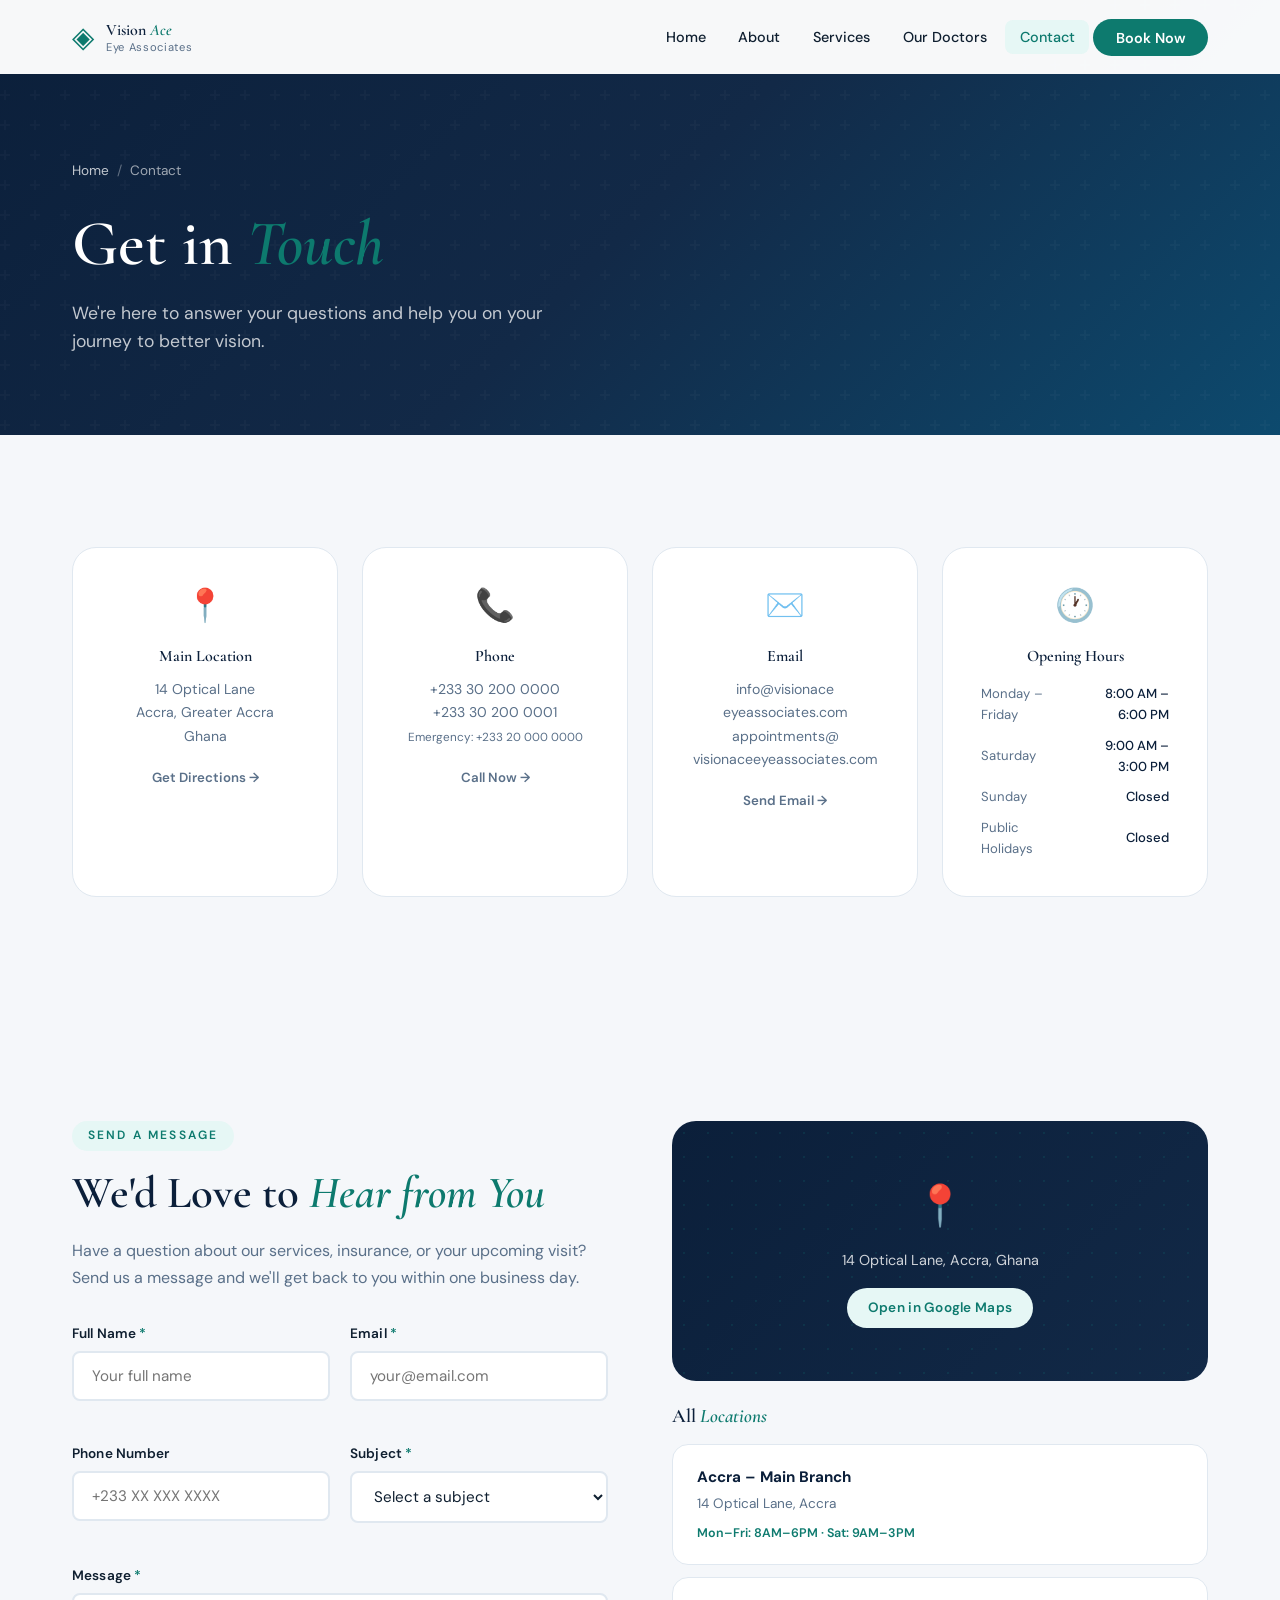
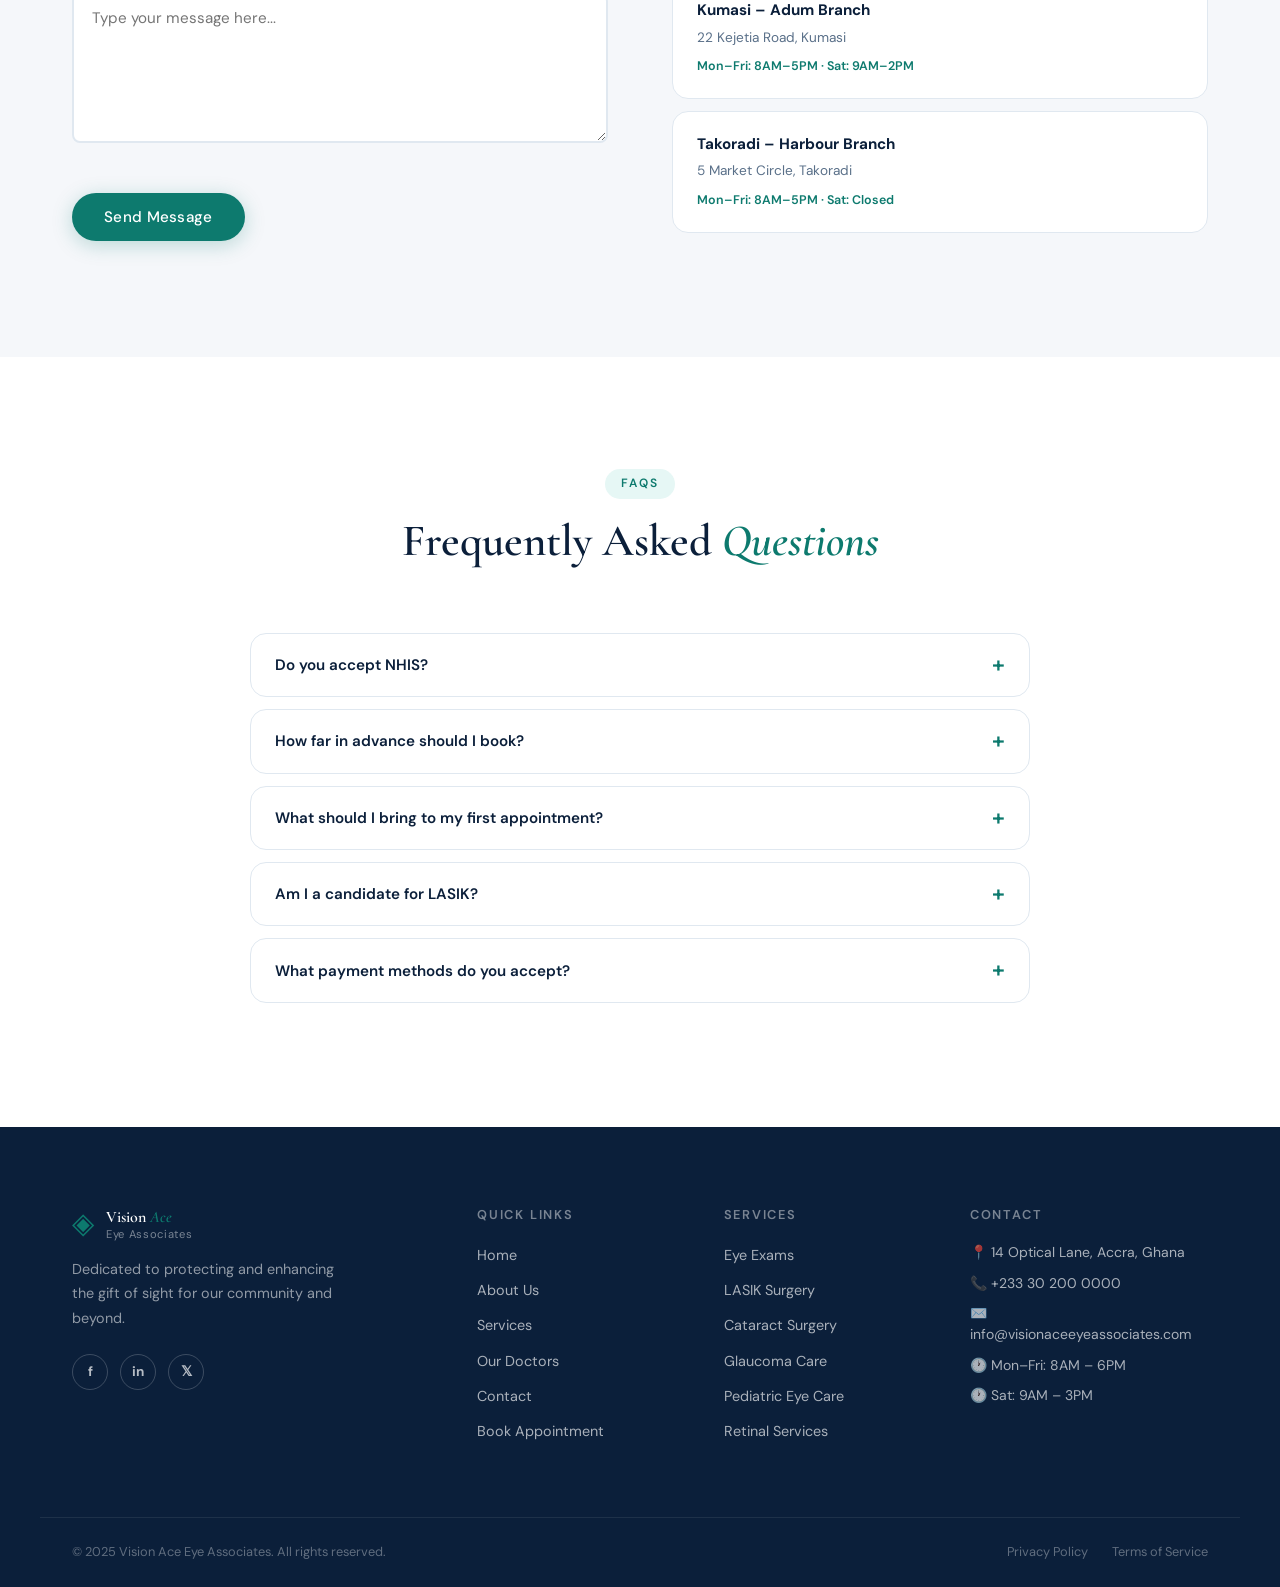
<file: contact.html>
<!DOCTYPE html>
<html lang="en">
<head>
  <meta charset="UTF-8"/>
  <meta name="viewport" content="width=device-width, initial-scale=1.0"/>
  <title>Contact Us – Vision Ace Eye Associates</title>
  <meta name="description" content="Get in touch with Vision Ace Eye Associates. Find our locations, opening hours, and send us a message."/>
  <link rel="stylesheet" href="css/style.css"/>
  <link rel="stylesheet" href="css/contact.css"/>
  <link rel="preconnect" href="https://fonts.googleapis.com"/>
  <link href="https://fonts.googleapis.com/css2?family=Cormorant+Garamond:ital,wght@0,300;0,400;0,600;1,300;1,400&family=DM+Sans:wght@300;400;500;600&display=swap" rel="stylesheet"/>
</head>
<body>

  <!-- NAV -->
  <nav class="navbar" id="navbar">
    <div class="nav-container">
      <a href="index.html" class="nav-logo">
        <span class="logo-icon">◈</span>
        <span class="logo-text">Vision <em>Ace</em><br><small>Eye Associates</small></span>
      </a>
      <ul class="nav-links" id="navLinks">
        <li><a href="index.html">Home</a></li>
        <li><a href="about.html">About</a></li>
        <li><a href="services.html">Services</a></li>
        <li><a href="doctors.html">Our Doctors</a></li>
        <li><a href="contact.html" class="active">Contact</a></li>
        <li><a href="booking.html" class="nav-cta">Book Now</a></li>
      </ul>
      <button class="hamburger" id="hamburger" aria-label="Toggle menu">
        <span></span><span></span><span></span>
      </button>
    </div>
  </nav>

  <!-- PAGE HERO -->
  <section class="page-hero">
    <div class="page-hero-bg"></div>
    <div class="container">
      <div class="breadcrumb"><a href="index.html">Home</a> <span>/</span> Contact</div>
      <h1>Get in <em>Touch</em></h1>
      <p>We're here to answer your questions and help you on your journey to better vision.</p>
    </div>
  </section>

  <!-- CONTACT INFO CARDS -->
  <section class="section contact-info-section">
    <div class="container">
      <div class="contact-info-grid">
        <div class="contact-info-card reveal">
          <div class="cic-icon">📍</div>
          <h3>Main Location</h3>
          <p>14 Optical Lane<br/>Accra, Greater Accra<br/>Ghana</p>
          <a href="https://maps.google.com" target="_blank" class="cic-link">Get Directions →</a>
        </div>
        <div class="contact-info-card reveal">
          <div class="cic-icon">📞</div>
          <h3>Phone</h3>
          <p><a href="tel:+233302000000">+233 30 200 0000</a><br/>
          <a href="tel:+233302000001">+233 30 200 0001</a><br/>
          <small>Emergency: <a href="tel:+233200000000">+233 20 000 0000</a></small></p>
          <a href="tel:+233302000000" class="cic-link">Call Now →</a>
        </div>
        <div class="contact-info-card reveal">
          <div class="cic-icon">✉️</div>
          <h3>Email</h3>
          <p><a href="mailto:info@visionaceeyeassociates.com">info@visionace<br/>eyeassociates.com</a><br/>
          <a href="mailto:appointments@visionaceeyeassociates.com">appointments@<br/>visionaceeyeassociates.com</a></p>
          <a href="mailto:info@visionaceeyeassociates.com" class="cic-link">Send Email →</a>
        </div>
        <div class="contact-info-card reveal">
          <div class="cic-icon">🕐</div>
          <h3>Opening Hours</h3>
          <table class="hours-table">
            <tr><td>Monday – Friday</td><td>8:00 AM – 6:00 PM</td></tr>
            <tr><td>Saturday</td><td>9:00 AM – 3:00 PM</td></tr>
            <tr><td>Sunday</td><td>Closed</td></tr>
            <tr><td>Public Holidays</td><td>Closed</td></tr>
          </table>
        </div>
      </div>
    </div>
  </section>

  <!-- CONTACT FORM + MAP -->
  <section class="section contact-main">
    <div class="container contact-grid">

      <!-- FORM -->
      <div class="contact-form-wrap reveal">
        <span class="section-tag">Send a Message</span>
        <h2>We'd Love to <em>Hear from You</em></h2>
        <p>Have a question about our services, insurance, or your upcoming visit? Send us a message and we'll get back to you within one business day.</p>
        <form
          action="https://formsubmit.co/kwame.adobawjnr@gmail.com"
          method="POST"
          id="contactForm"
          class="contact-form"
          novalidate
        >
          <input type="hidden" name="_subject" value="Website Enquiry – Vision Ace Eye Associates"/>
          <input type="hidden" name="_captcha" value="false"/>
          <input type="hidden" name="_template" value="table"/>
          <input type="hidden" name="_next" value="https://kwameadobaw.github.io/vision_ace/thank-you.html"/>
          <input type="text" name="_honey" style="display:none"/>

          <div class="form-row">
            <div class="form-group">
              <label for="cName">Full Name <span class="req">*</span></label>
              <input type="text" id="cName" name="Full Name" placeholder="Your full name" required/>
              <span class="field-error"></span>
            </div>
            <div class="form-group">
              <label for="cEmail">Email <span class="req">*</span></label>
              <input type="email" id="cEmail" name="Email" placeholder="your@email.com" required/>
              <span class="field-error"></span>
            </div>
          </div>
          <div class="form-row">
            <div class="form-group">
              <label for="cPhone">Phone Number</label>
              <input type="tel" id="cPhone" name="Phone" placeholder="+233 XX XXX XXXX"/>
            </div>
            <div class="form-group">
              <label for="cSubject">Subject <span class="req">*</span></label>
              <select id="cSubject" name="Subject" required>
                <option value="">Select a subject</option>
                <option>General Inquiry</option>
                <option>Appointment Question</option>
                <option>Insurance & Billing</option>
                <option>Results & Records</option>
                <option>Complaint / Feedback</option>
                <option>Other</option>
              </select>
              <span class="field-error"></span>
            </div>
          </div>
          <div class="form-group">
            <label for="cMessage">Message <span class="req">*</span></label>
            <textarea id="cMessage" name="Message" rows="6" placeholder="Type your message here..." required></textarea>
            <span class="field-error"></span>
          </div>
          <button type="submit" class="btn btn-primary">Send Message</button>
        </form>
      </div>

      <!-- MAP PLACEHOLDER + BRANCHES -->
      <div class="contact-map-wrap reveal">
        <div class="map-placeholder">
          <div class="map-overlay">
            <div class="map-pin-anim">📍</div>
            <p>14 Optical Lane, Accra, Ghana</p>
            <a href="https://maps.google.com/?q=Accra+Ghana" target="_blank" class="btn btn-sm">Open in Google Maps</a>
          </div>
        </div>
        <div class="branches">
          <h3>All <em>Locations</em></h3>
          <div class="branch-card">
            <strong>Accra – Main Branch</strong>
            <p>14 Optical Lane, Accra</p>
            <span>Mon–Fri: 8AM–6PM · Sat: 9AM–3PM</span>
          </div>
          <div class="branch-card">
            <strong>Kumasi – Adum Branch</strong>
            <p>22 Kejetia Road, Kumasi</p>
            <span>Mon–Fri: 8AM–5PM · Sat: 9AM–2PM</span>
          </div>
          <div class="branch-card">
            <strong>Takoradi – Harbour Branch</strong>
            <p>5 Market Circle, Takoradi</p>
            <span>Mon–Fri: 8AM–5PM · Sat: Closed</span>
          </div>
        </div>
      </div>
    </div>
  </section>

  <!-- FAQ -->
  <section class="section faq-section">
    <div class="container">
      <div class="section-header reveal">
        <span class="section-tag">FAQs</span>
        <h2>Frequently Asked <em>Questions</em></h2>
      </div>
      <div class="faq-list">
        <div class="faq-item reveal">
          <button class="faq-q">Do you accept NHIS? <span class="faq-chevron">+</span></button>
          <div class="faq-a">
            <p>Yes, we accept the National Health Insurance Scheme (NHIS) for eligible services, including routine eye examinations and selected treatments. Please bring your valid NHIS card to your appointment. Some specialist procedures may require private payment or supplementary insurance.</p>
          </div>
        </div>
        <div class="faq-item reveal">
          <button class="faq-q">How far in advance should I book? <span class="faq-chevron">+</span></button>
          <div class="faq-a">
            <p>We recommend booking at least 1–2 weeks in advance for routine eye exams. For specialist consultations and surgical procedures, 2–4 weeks' notice is ideal. Emergency or urgent cases can often be seen within 24–48 hours — please call us directly.</p>
          </div>
        </div>
        <div class="faq-item reveal">
          <button class="faq-q">What should I bring to my first appointment? <span class="faq-chevron">+</span></button>
          <div class="faq-a">
            <p>Please bring a valid photo ID, your NHIS or insurance card, any current glasses or contact lens prescriptions, a list of medications you are taking, and any previous eye health records if available. Arrive 10–15 minutes early to complete registration forms.</p>
          </div>
        </div>
        <div class="faq-item reveal">
          <button class="faq-q">Am I a candidate for LASIK? <span class="faq-chevron">+</span></button>
          <div class="faq-a">
            <p>LASIK candidacy depends on several factors including corneal thickness, prescription stability, pupil size, and overall eye health. Book a free LASIK candidacy assessment with us and our refractive surgery team will evaluate whether LASIK or an alternative (LASEK, SMILE) is right for you. Most people over 18 with stable prescriptions are suitable.</p>
          </div>
        </div>
        <div class="faq-item reveal">
          <button class="faq-q">What payment methods do you accept? <span class="faq-chevron">+</span></button>
          <div class="faq-a">
            <p>We accept cash (GHS), all major debit and credit cards (Visa, Mastercard), mobile money (MTN MoMo, Telecel Cash, AirtelTigo Money), and direct insurance billing for covered services. Payment plans are available for elective surgical procedures — ask our patient coordinators for details.</p>
          </div>
        </div>
      </div>
    </div>
  </section>

  <!-- FOOTER -->
  <footer class="footer">
    <div class="container footer-grid">
      <div class="footer-brand">
        <a href="index.html" class="nav-logo">
          <span class="logo-icon">◈</span>
          <span class="logo-text">Vision <em>Ace</em><br><small>Eye Associates</small></span>
        </a>
        <p>Dedicated to protecting and enhancing the gift of sight for our community and beyond.</p>
        <div class="social-links">
          <a href="#" aria-label="Facebook">f</a>
          <a href="#" aria-label="Instagram">in</a>
          <a href="#" aria-label="Twitter">𝕏</a>
        </div>
      </div>
      <div class="footer-col">
        <h4>Quick Links</h4>
        <ul>
          <li><a href="index.html">Home</a></li>
          <li><a href="about.html">About Us</a></li>
          <li><a href="services.html">Services</a></li>
          <li><a href="doctors.html">Our Doctors</a></li>
          <li><a href="contact.html">Contact</a></li>
          <li><a href="booking.html">Book Appointment</a></li>
        </ul>
      </div>
      <div class="footer-col">
        <h4>Services</h4>
        <ul>
          <li><a href="services.html#exams">Eye Exams</a></li>
          <li><a href="services.html#lasik">LASIK Surgery</a></li>
          <li><a href="services.html#cataract">Cataract Surgery</a></li>
          <li><a href="services.html#glaucoma">Glaucoma Care</a></li>
          <li><a href="services.html#pediatric">Pediatric Eye Care</a></li>
          <li><a href="services.html#retina">Retinal Services</a></li>
        </ul>
      </div>
      <div class="footer-col">
        <h4>Contact</h4>
        <ul class="footer-contact">
          <li>📍 14 Optical Lane, Accra, Ghana</li>
          <li>📞 +233 30 200 0000</li>
          <li>✉️ info@visionaceeyeassociates.com</li>
          <li>🕐 Mon–Fri: 8AM – 6PM</li>
          <li>🕐 Sat: 9AM – 3PM</li>
        </ul>
      </div>
    </div>
    <div class="footer-bottom">
      <div class="container">
        <p>© 2025 Vision Ace Eye Associates. All rights reserved.</p>
        <div class="footer-legal">
          <a href="#">Privacy Policy</a>
          <a href="#">Terms of Service</a>
        </div>
      </div>
    </div>
  </footer>

  <script src="js/main.js"></script>
  <script src="js/contact.js"></script>
</body>
</html>
</file>
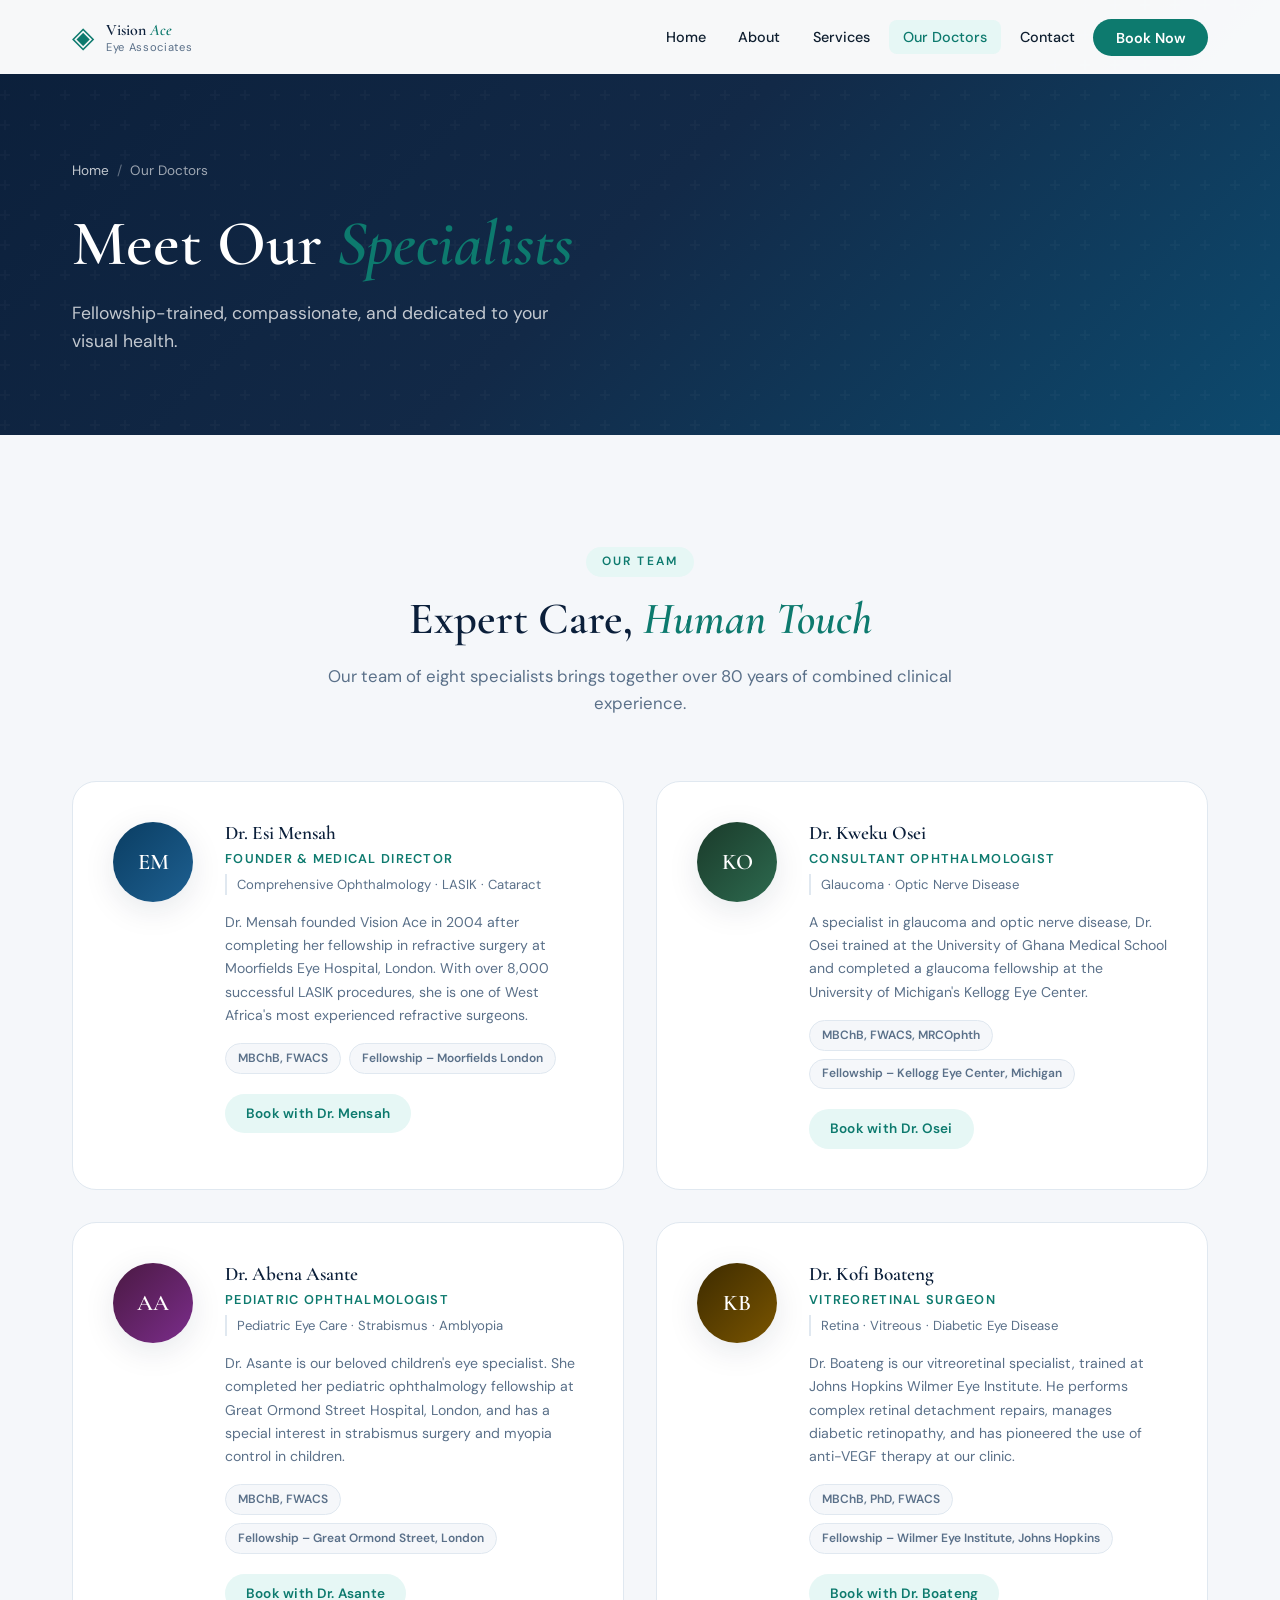
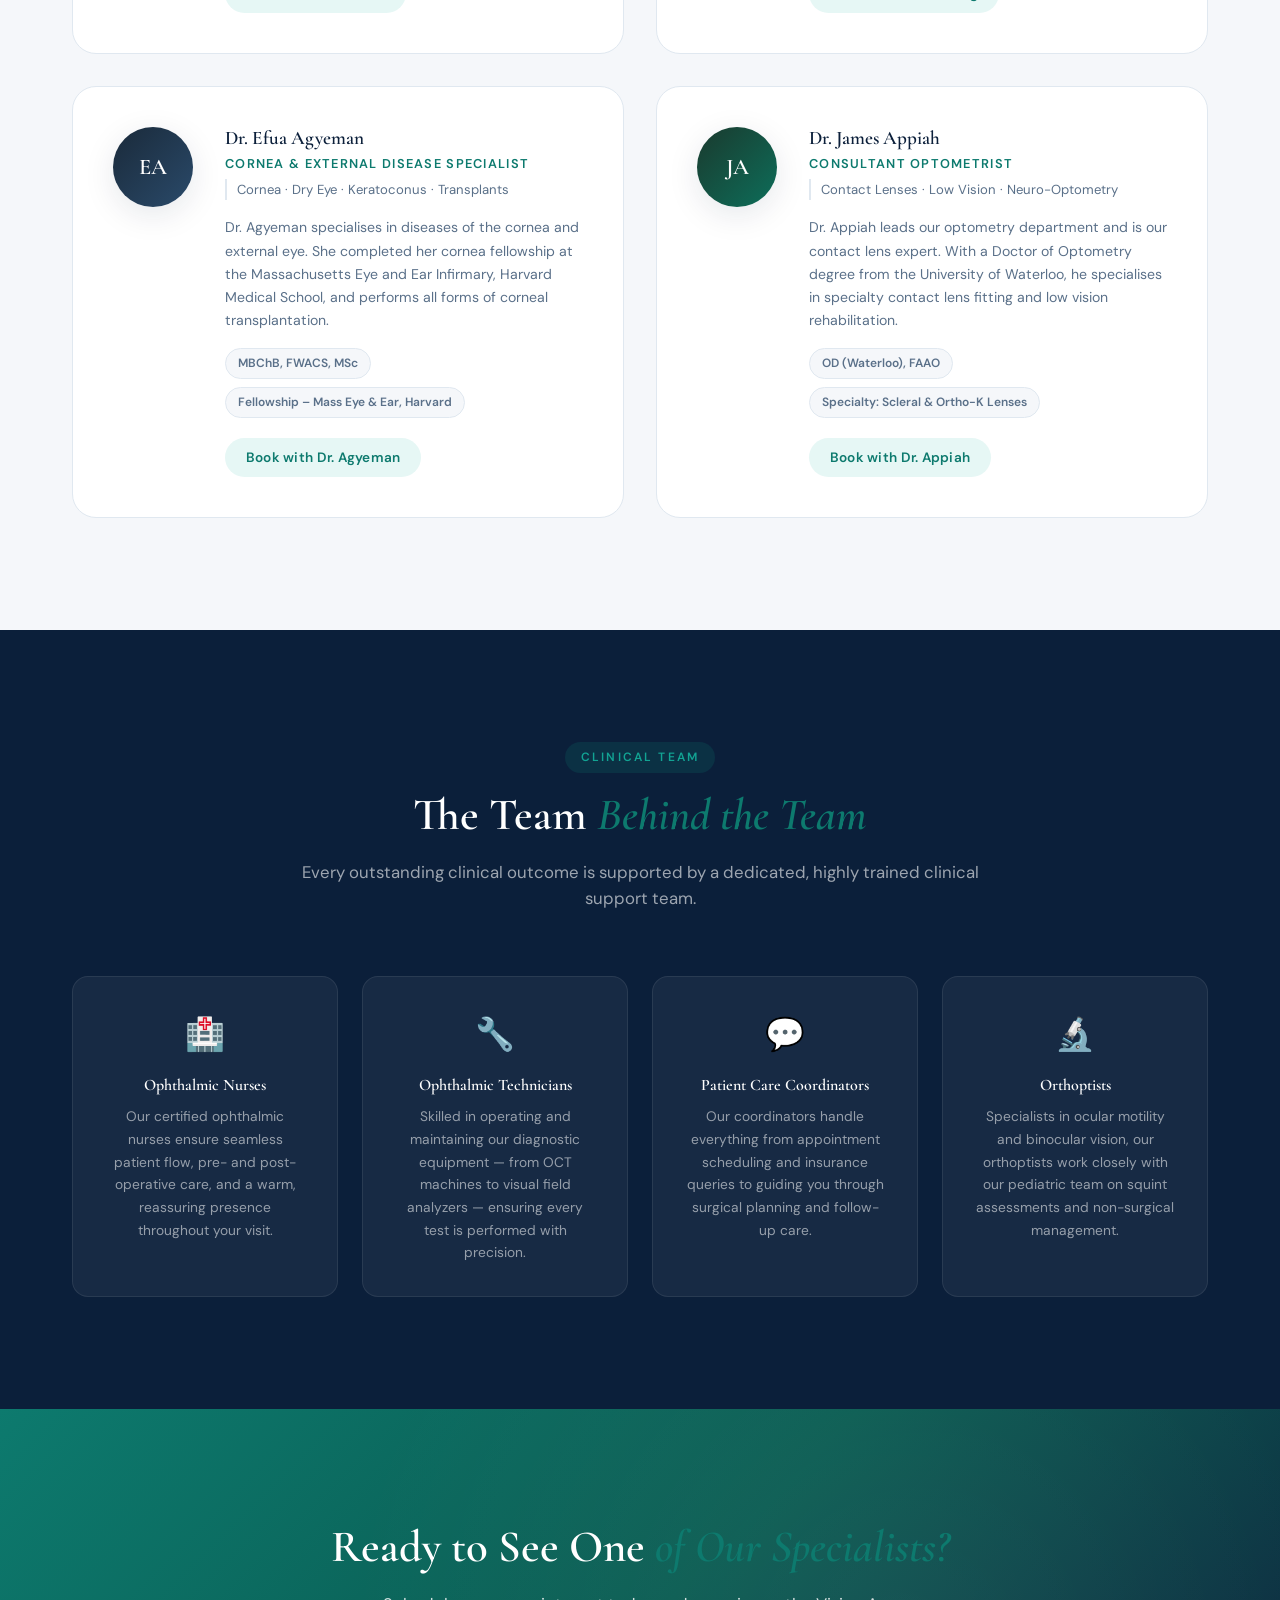
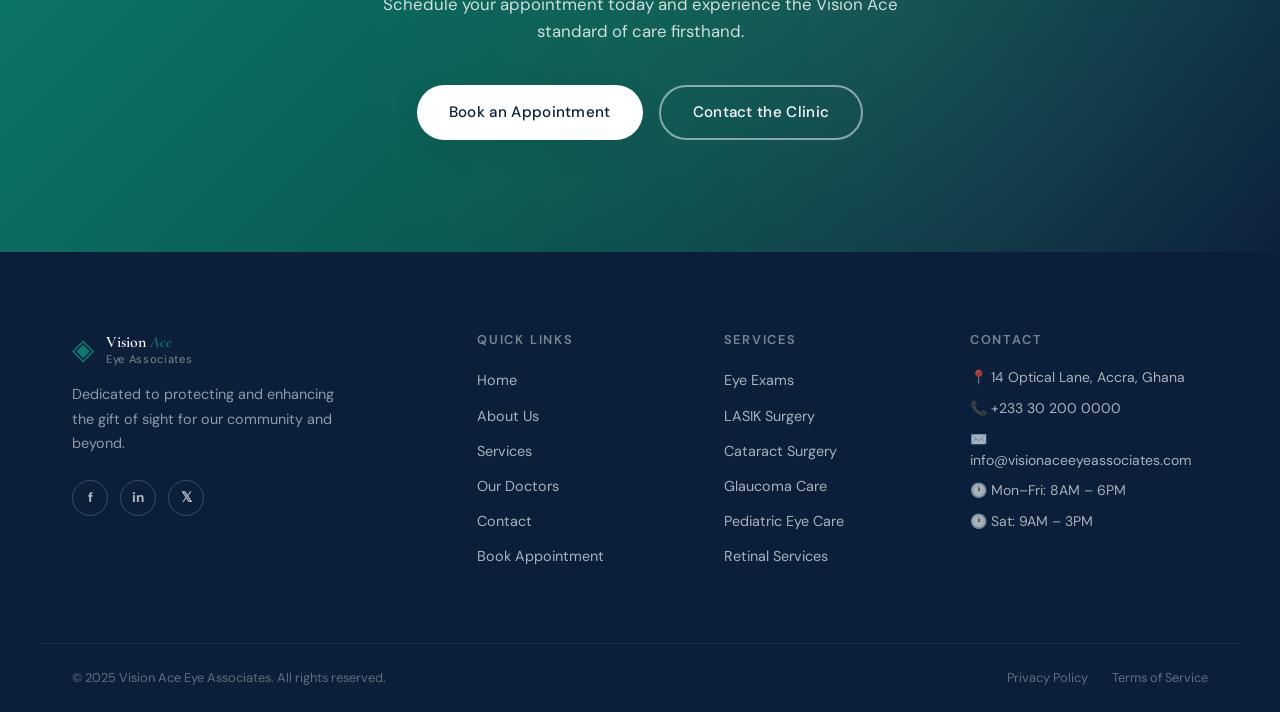
<file: doctors.html>
<!DOCTYPE html>
<html lang="en">
<head>
  <meta charset="UTF-8"/>
  <meta name="viewport" content="width=device-width, initial-scale=1.0"/>
  <title>Our Doctors – Vision Ace Eye Associates</title>
  <meta name="description" content="Meet the fellowship-trained ophthalmologists and optometrists at Vision Ace Eye Associates."/>
  <link rel="stylesheet" href="css/style.css"/>
  <link rel="stylesheet" href="css/doctors.css"/>
  <link rel="preconnect" href="https://fonts.googleapis.com"/>
  <link href="https://fonts.googleapis.com/css2?family=Cormorant+Garamond:ital,wght@0,300;0,400;0,600;1,300;1,400&family=DM+Sans:wght@300;400;500;600&display=swap" rel="stylesheet"/>
</head>
<body>

  <!-- NAV -->
  <nav class="navbar" id="navbar">
    <div class="nav-container">
      <a href="index.html" class="nav-logo">
        <span class="logo-icon">◈</span>
        <span class="logo-text">Vision <em>Ace</em><br><small>Eye Associates</small></span>
      </a>
      <ul class="nav-links" id="navLinks">
        <li><a href="index.html">Home</a></li>
        <li><a href="about.html">About</a></li>
        <li><a href="services.html">Services</a></li>
        <li><a href="doctors.html" class="active">Our Doctors</a></li>
        <li><a href="contact.html">Contact</a></li>
        <li><a href="booking.html" class="nav-cta">Book Now</a></li>
      </ul>
      <button class="hamburger" id="hamburger" aria-label="Toggle menu">
        <span></span><span></span><span></span>
      </button>
    </div>
  </nav>

  <!-- PAGE HERO -->
  <section class="page-hero">
    <div class="page-hero-bg"></div>
    <div class="container">
      <div class="breadcrumb"><a href="index.html">Home</a> <span>/</span> Our Doctors</div>
      <h1>Meet Our <em>Specialists</em></h1>
      <p>Fellowship-trained, compassionate, and dedicated to your visual health.</p>
    </div>
  </section>

  <!-- DOCTORS GRID -->
  <section class="section doctors-section">
    <div class="container">
      <div class="section-header reveal">
        <span class="section-tag">Our Team</span>
        <h2>Expert Care, <em>Human Touch</em></h2>
        <p>Our team of eight specialists brings together over 80 years of combined clinical experience.</p>
      </div>
      <div class="doctors-grid">

        <div class="doctor-card reveal">
          <div class="doctor-avatar" style="background: linear-gradient(135deg, #0a3d62, #1e6091);">
            <span>EM</span>
          </div>
          <div class="doctor-info">
            <h3>Dr. Esi Mensah</h3>
            <span class="doctor-title">Founder & Medical Director</span>
            <span class="doctor-spec">Comprehensive Ophthalmology · LASIK · Cataract</span>
            <p>Dr. Mensah founded Vision Ace in 2004 after completing her fellowship in refractive surgery at Moorfields Eye Hospital, London. With over 8,000 successful LASIK procedures, she is one of West Africa's most experienced refractive surgeons.</p>
            <div class="doctor-credentials">
              <span>MBChB, FWACS</span>
              <span>Fellowship – Moorfields London</span>
            </div>
            <a href="booking.html?doctor=mensah" class="btn btn-sm">Book with Dr. Mensah</a>
          </div>
        </div>

        <div class="doctor-card reveal">
          <div class="doctor-avatar" style="background: linear-gradient(135deg, #1a3a2a, #2d6a4f);">
            <span>KO</span>
          </div>
          <div class="doctor-info">
            <h3>Dr. Kweku Osei</h3>
            <span class="doctor-title">Consultant Ophthalmologist</span>
            <span class="doctor-spec">Glaucoma · Optic Nerve Disease</span>
            <p>A specialist in glaucoma and optic nerve disease, Dr. Osei trained at the University of Ghana Medical School and completed a glaucoma fellowship at the University of Michigan's Kellogg Eye Center.</p>
            <div class="doctor-credentials">
              <span>MBChB, FWACS, MRCOphth</span>
              <span>Fellowship – Kellogg Eye Center, Michigan</span>
            </div>
            <a href="booking.html?doctor=osei" class="btn btn-sm">Book with Dr. Osei</a>
          </div>
        </div>

        <div class="doctor-card reveal">
          <div class="doctor-avatar" style="background: linear-gradient(135deg, #4a1942, #7b2d8b);">
            <span>AA</span>
          </div>
          <div class="doctor-info">
            <h3>Dr. Abena Asante</h3>
            <span class="doctor-title">Pediatric Ophthalmologist</span>
            <span class="doctor-spec">Pediatric Eye Care · Strabismus · Amblyopia</span>
            <p>Dr. Asante is our beloved children's eye specialist. She completed her pediatric ophthalmology fellowship at Great Ormond Street Hospital, London, and has a special interest in strabismus surgery and myopia control in children.</p>
            <div class="doctor-credentials">
              <span>MBChB, FWACS</span>
              <span>Fellowship – Great Ormond Street, London</span>
            </div>
            <a href="booking.html?doctor=asante" class="btn btn-sm">Book with Dr. Asante</a>
          </div>
        </div>

        <div class="doctor-card reveal">
          <div class="doctor-avatar" style="background: linear-gradient(135deg, #3d2b00, #7a5500);">
            <span>KB</span>
          </div>
          <div class="doctor-info">
            <h3>Dr. Kofi Boateng</h3>
            <span class="doctor-title">Vitreoretinal Surgeon</span>
            <span class="doctor-spec">Retina · Vitreous · Diabetic Eye Disease</span>
            <p>Dr. Boateng is our vitreoretinal specialist, trained at Johns Hopkins Wilmer Eye Institute. He performs complex retinal detachment repairs, manages diabetic retinopathy, and has pioneered the use of anti-VEGF therapy at our clinic.</p>
            <div class="doctor-credentials">
              <span>MBChB, PhD, FWACS</span>
              <span>Fellowship – Wilmer Eye Institute, Johns Hopkins</span>
            </div>
            <a href="booking.html?doctor=boateng" class="btn btn-sm">Book with Dr. Boateng</a>
          </div>
        </div>

        <div class="doctor-card reveal">
          <div class="doctor-avatar" style="background: linear-gradient(135deg, #1a2a3a, #2a4a6a);">
            <span>EA</span>
          </div>
          <div class="doctor-info">
            <h3>Dr. Efua Agyeman</h3>
            <span class="doctor-title">Cornea & External Disease Specialist</span>
            <span class="doctor-spec">Cornea · Dry Eye · Keratoconus · Transplants</span>
            <p>Dr. Agyeman specialises in diseases of the cornea and external eye. She completed her cornea fellowship at the Massachusetts Eye and Ear Infirmary, Harvard Medical School, and performs all forms of corneal transplantation.</p>
            <div class="doctor-credentials">
              <span>MBChB, FWACS, MSc</span>
              <span>Fellowship – Mass Eye & Ear, Harvard</span>
            </div>
            <a href="booking.html?doctor=agyeman" class="btn btn-sm">Book with Dr. Agyeman</a>
          </div>
        </div>

        <div class="doctor-card reveal">
          <div class="doctor-avatar" style="background: linear-gradient(135deg, #1a3a2e, #0d6e5a);">
            <span>JA</span>
          </div>
          <div class="doctor-info">
            <h3>Dr. James Appiah</h3>
            <span class="doctor-title">Consultant Optometrist</span>
            <span class="doctor-spec">Contact Lenses · Low Vision · Neuro-Optometry</span>
            <p>Dr. Appiah leads our optometry department and is our contact lens expert. With a Doctor of Optometry degree from the University of Waterloo, he specialises in specialty contact lens fitting and low vision rehabilitation.</p>
            <div class="doctor-credentials">
              <span>OD (Waterloo), FAAO</span>
              <span>Specialty: Scleral & Ortho-K Lenses</span>
            </div>
            <a href="booking.html?doctor=appiah" class="btn btn-sm">Book with Dr. Appiah</a>
          </div>
        </div>

      </div>
    </div>
  </section>

  <!-- SUPPORT STAFF -->
  <section class="section support-section">
    <div class="container">
      <div class="section-header reveal">
        <span class="section-tag">Clinical Team</span>
        <h2>The Team <em>Behind the Team</em></h2>
        <p>Every outstanding clinical outcome is supported by a dedicated, highly trained clinical support team.</p>
      </div>
      <div class="support-grid">
        <div class="support-card reveal">
          <div class="support-icon">🏥</div>
          <h3>Ophthalmic Nurses</h3>
          <p>Our certified ophthalmic nurses ensure seamless patient flow, pre- and post-operative care, and a warm, reassuring presence throughout your visit.</p>
        </div>
        <div class="support-card reveal">
          <div class="support-icon">🔧</div>
          <h3>Ophthalmic Technicians</h3>
          <p>Skilled in operating and maintaining our diagnostic equipment — from OCT machines to visual field analyzers — ensuring every test is performed with precision.</p>
        </div>
        <div class="support-card reveal">
          <div class="support-icon">💬</div>
          <h3>Patient Care Coordinators</h3>
          <p>Our coordinators handle everything from appointment scheduling and insurance queries to guiding you through surgical planning and follow-up care.</p>
        </div>
        <div class="support-card reveal">
          <div class="support-icon">🔬</div>
          <h3>Orthoptists</h3>
          <p>Specialists in ocular motility and binocular vision, our orthoptists work closely with our pediatric team on squint assessments and non-surgical management.</p>
        </div>
      </div>
    </div>
  </section>

  <!-- CTA -->
  <section class="cta-banner">
    <div class="cta-bg"></div>
    <div class="container cta-content">
      <h2>Ready to See One <em>of Our Specialists?</em></h2>
      <p>Schedule your appointment today and experience the Vision Ace standard of care firsthand.</p>
      <div class="cta-actions">
        <a href="booking.html" class="btn btn-white">Book an Appointment</a>
        <a href="contact.html" class="btn btn-ghost-white">Contact the Clinic</a>
      </div>
    </div>
  </section>

  <!-- FOOTER -->
  <footer class="footer">
    <div class="container footer-grid">
      <div class="footer-brand">
        <a href="index.html" class="nav-logo">
          <span class="logo-icon">◈</span>
          <span class="logo-text">Vision <em>Ace</em><br><small>Eye Associates</small></span>
        </a>
        <p>Dedicated to protecting and enhancing the gift of sight for our community and beyond.</p>
        <div class="social-links">
          <a href="#" aria-label="Facebook">f</a>
          <a href="#" aria-label="Instagram">in</a>
          <a href="#" aria-label="Twitter">𝕏</a>
        </div>
      </div>
      <div class="footer-col">
        <h4>Quick Links</h4>
        <ul>
          <li><a href="index.html">Home</a></li>
          <li><a href="about.html">About Us</a></li>
          <li><a href="services.html">Services</a></li>
          <li><a href="doctors.html">Our Doctors</a></li>
          <li><a href="contact.html">Contact</a></li>
          <li><a href="booking.html">Book Appointment</a></li>
        </ul>
      </div>
      <div class="footer-col">
        <h4>Services</h4>
        <ul>
          <li><a href="services.html#exams">Eye Exams</a></li>
          <li><a href="services.html#lasik">LASIK Surgery</a></li>
          <li><a href="services.html#cataract">Cataract Surgery</a></li>
          <li><a href="services.html#glaucoma">Glaucoma Care</a></li>
          <li><a href="services.html#pediatric">Pediatric Eye Care</a></li>
          <li><a href="services.html#retina">Retinal Services</a></li>
        </ul>
      </div>
      <div class="footer-col">
        <h4>Contact</h4>
        <ul class="footer-contact">
          <li>📍 14 Optical Lane, Accra, Ghana</li>
          <li>📞 +233 30 200 0000</li>
          <li>✉️ info@visionaceeyeassociates.com</li>
          <li>🕐 Mon–Fri: 8AM – 6PM</li>
          <li>🕐 Sat: 9AM – 3PM</li>
        </ul>
      </div>
    </div>
    <div class="footer-bottom">
      <div class="container">
        <p>© 2025 Vision Ace Eye Associates. All rights reserved.</p>
        <div class="footer-legal">
          <a href="#">Privacy Policy</a>
          <a href="#">Terms of Service</a>
        </div>
      </div>
    </div>
  </footer>

  <script src="js/main.js"></script>
</body>
</html>
</file>
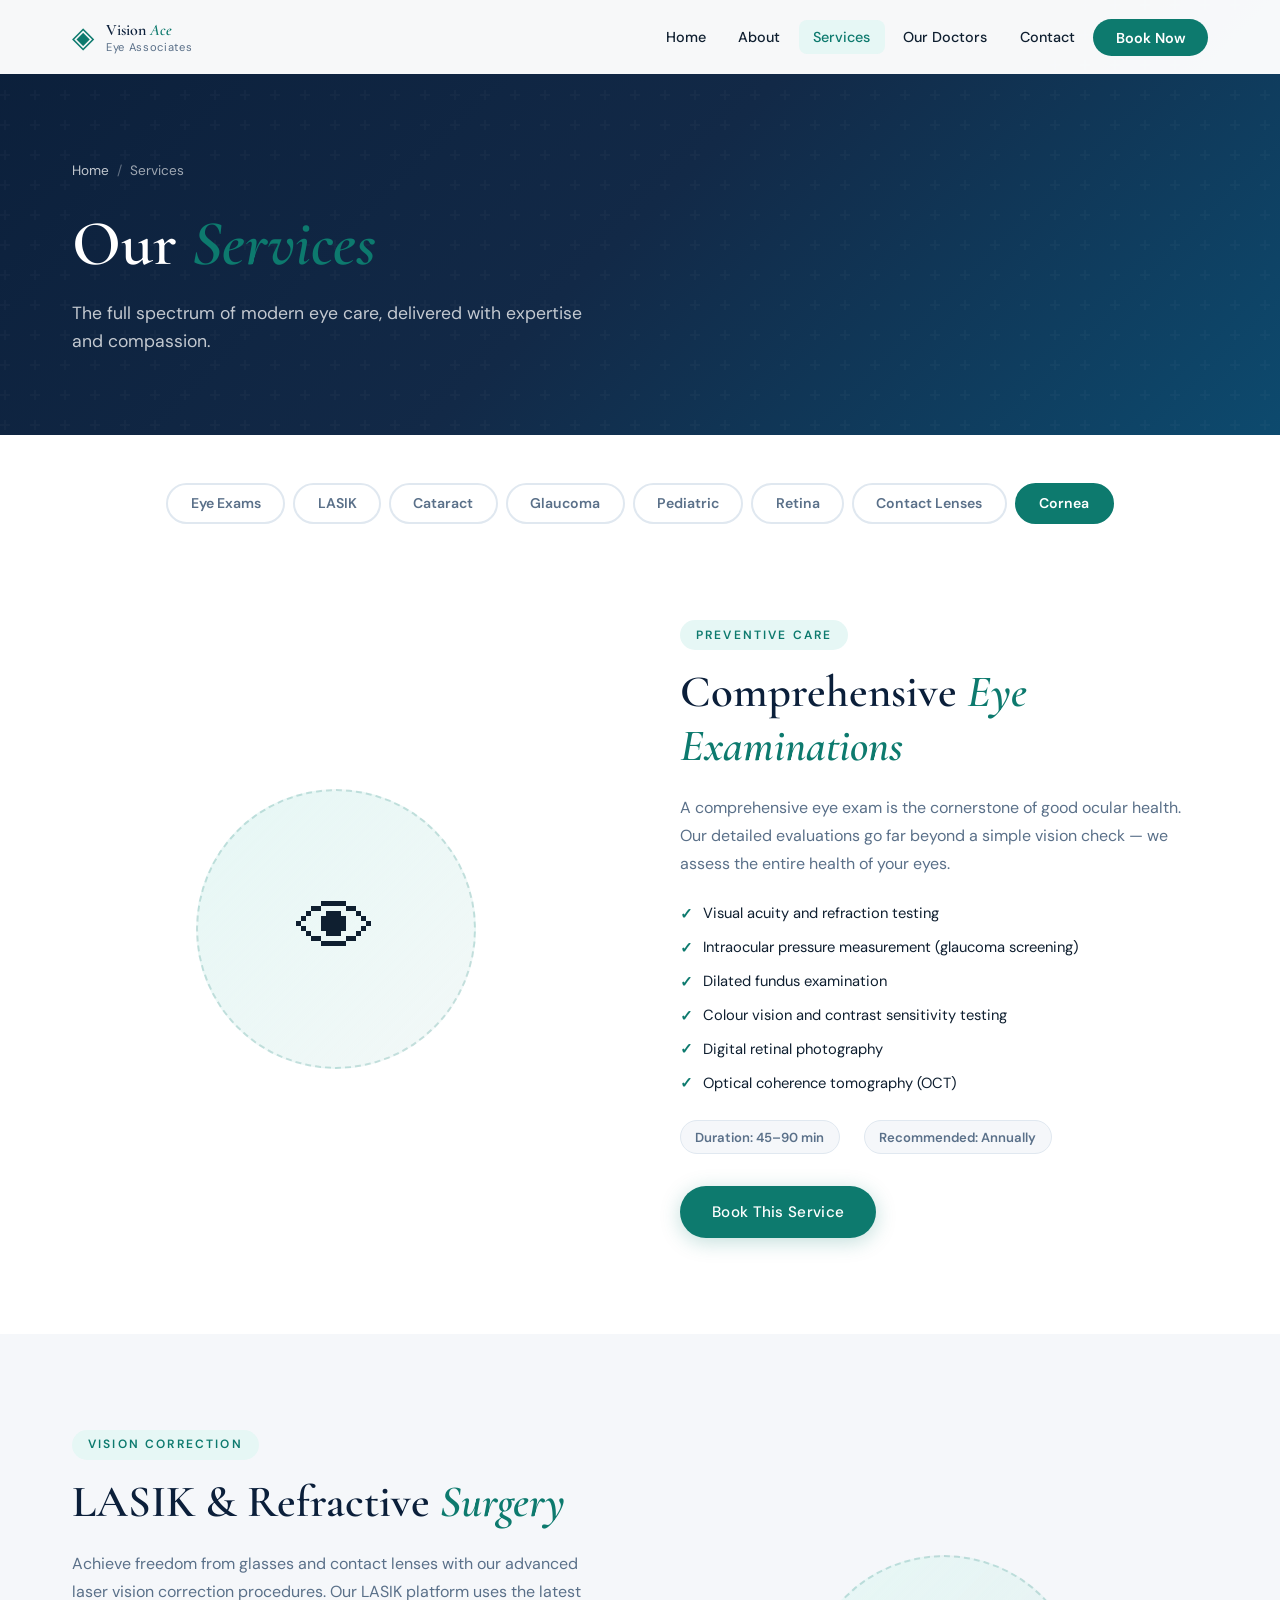
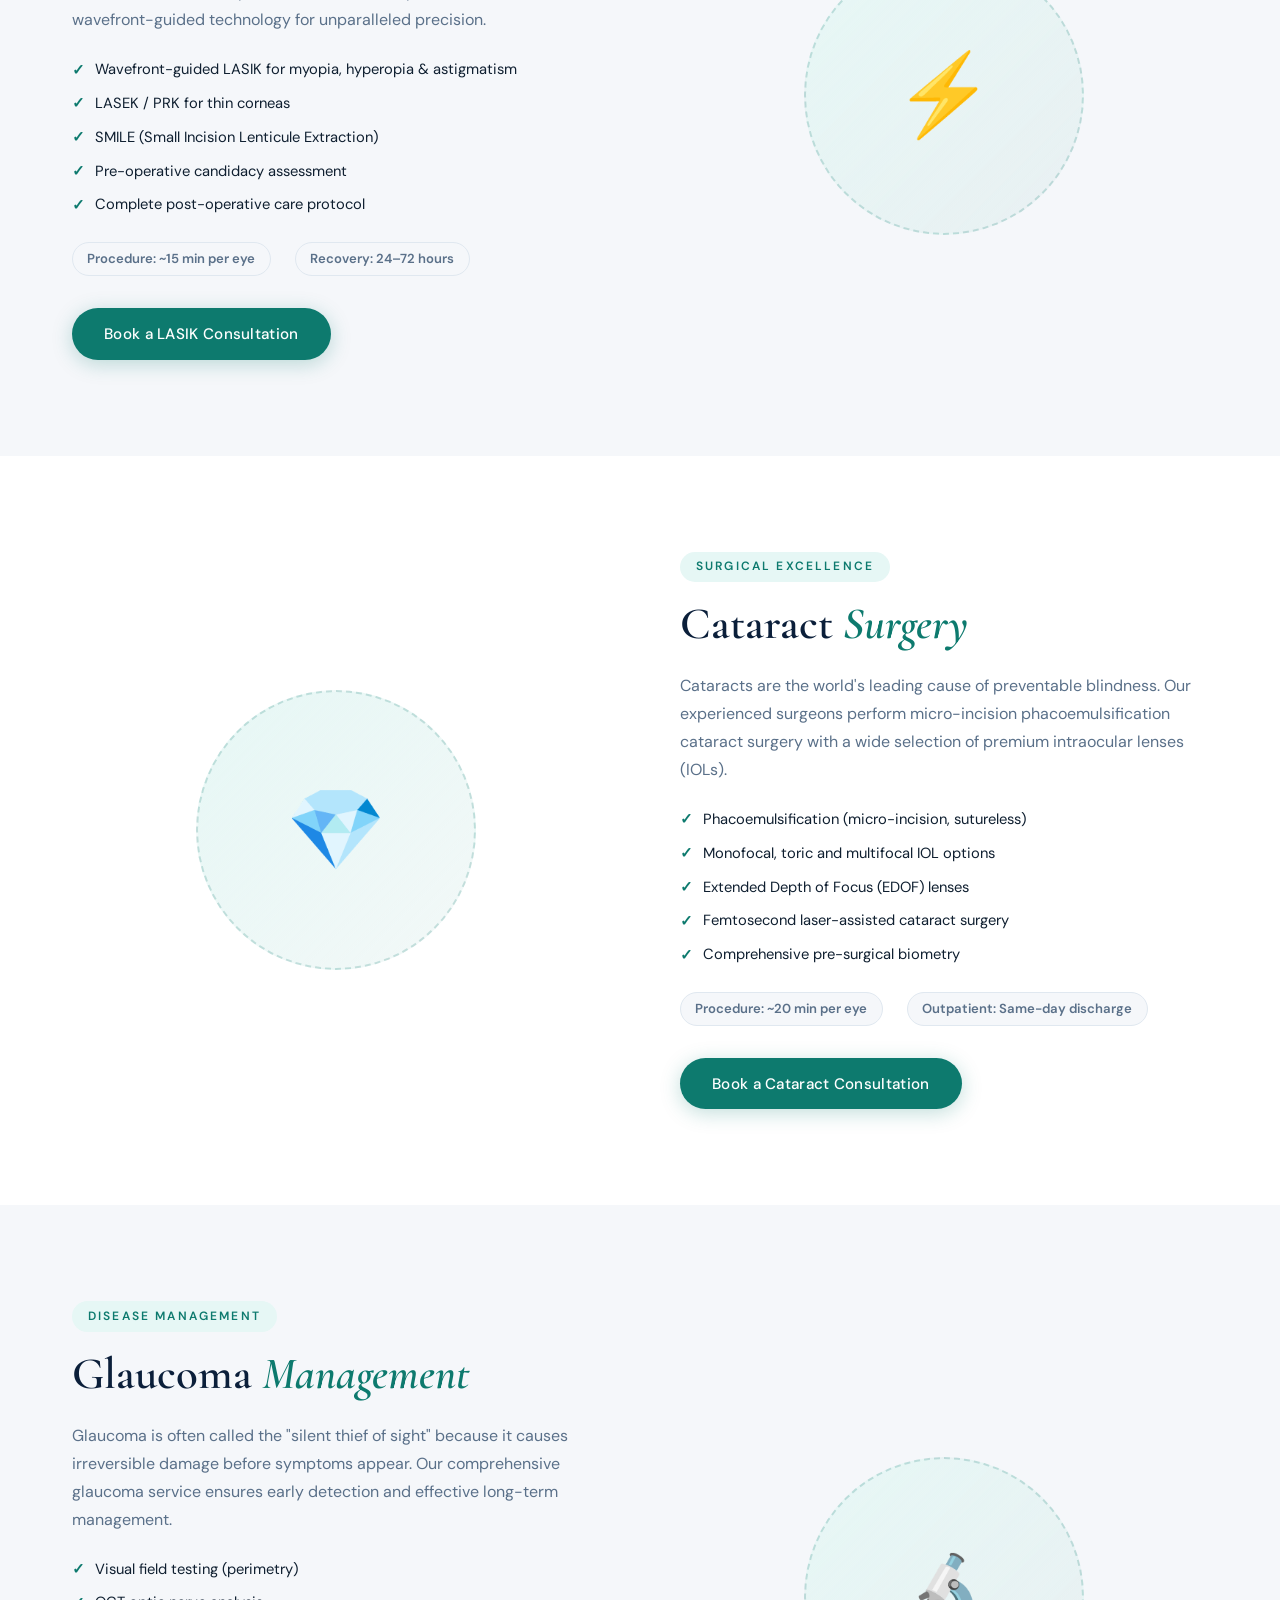
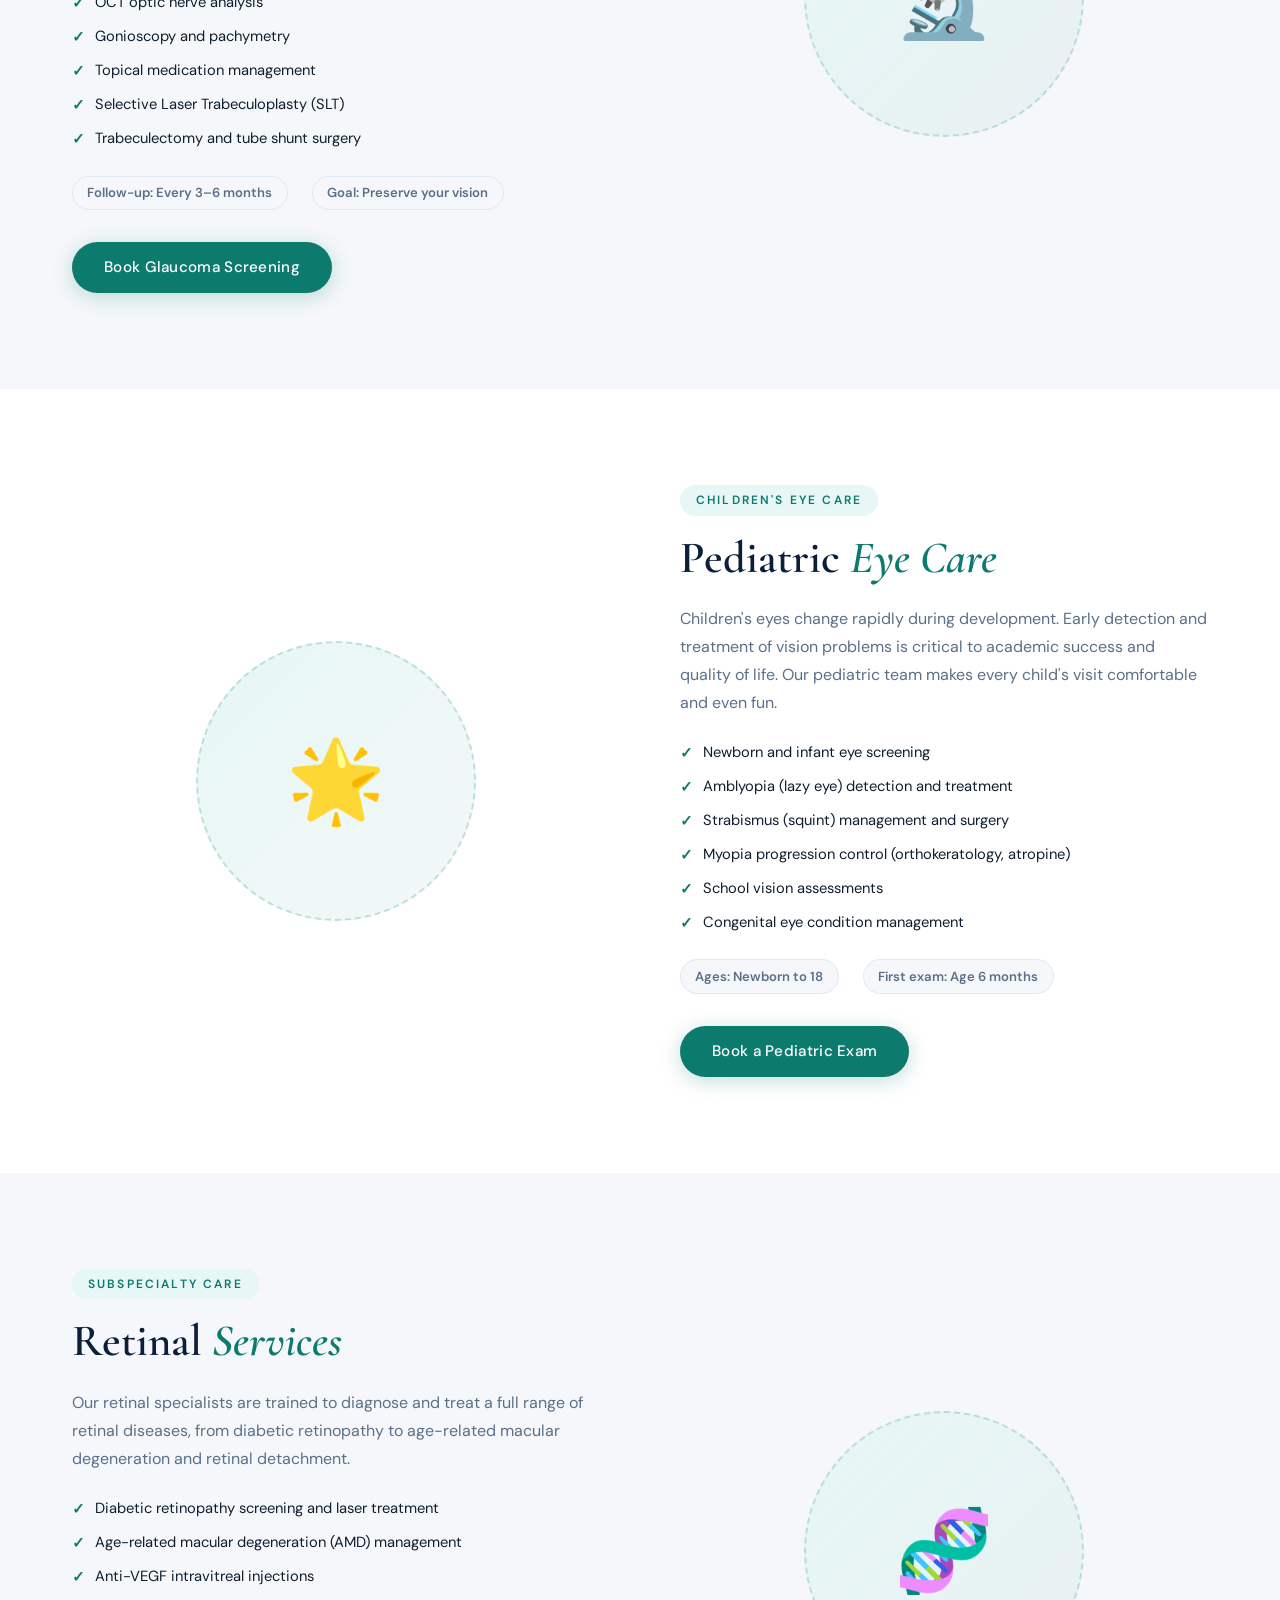
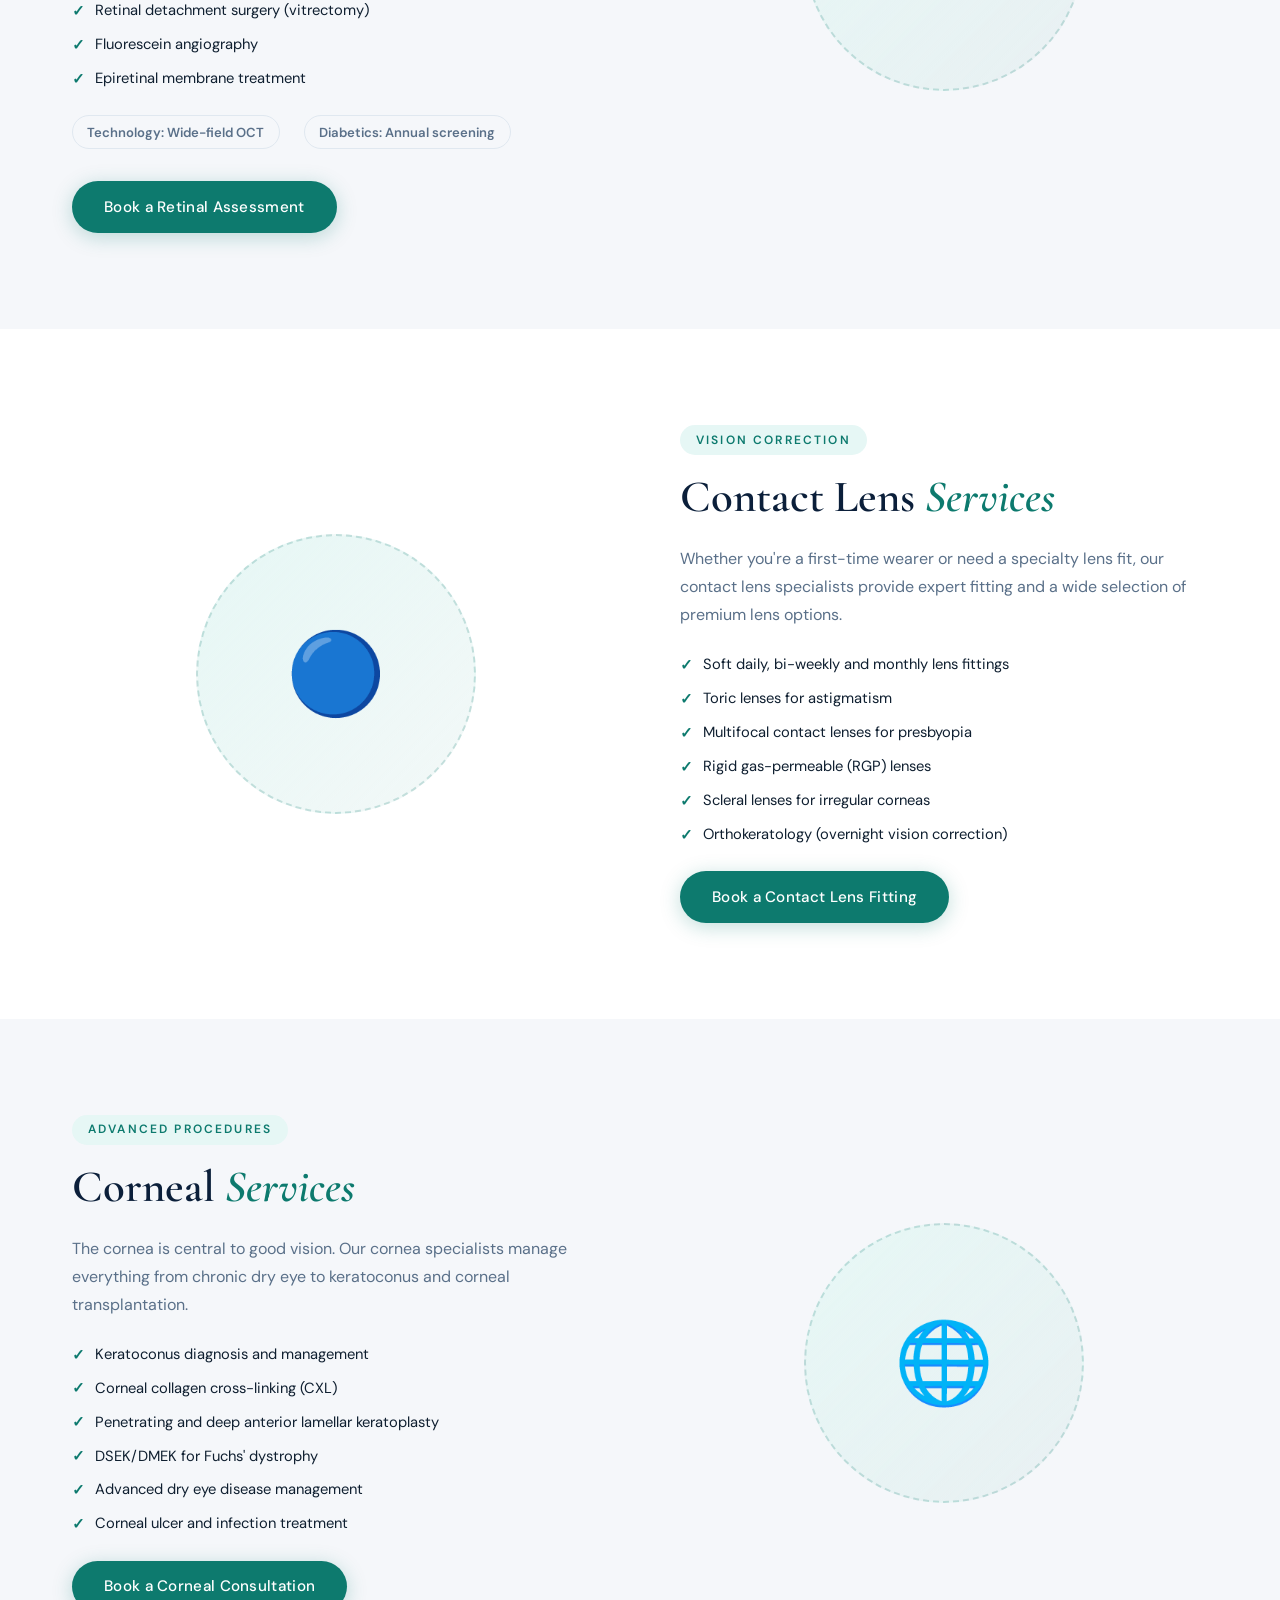
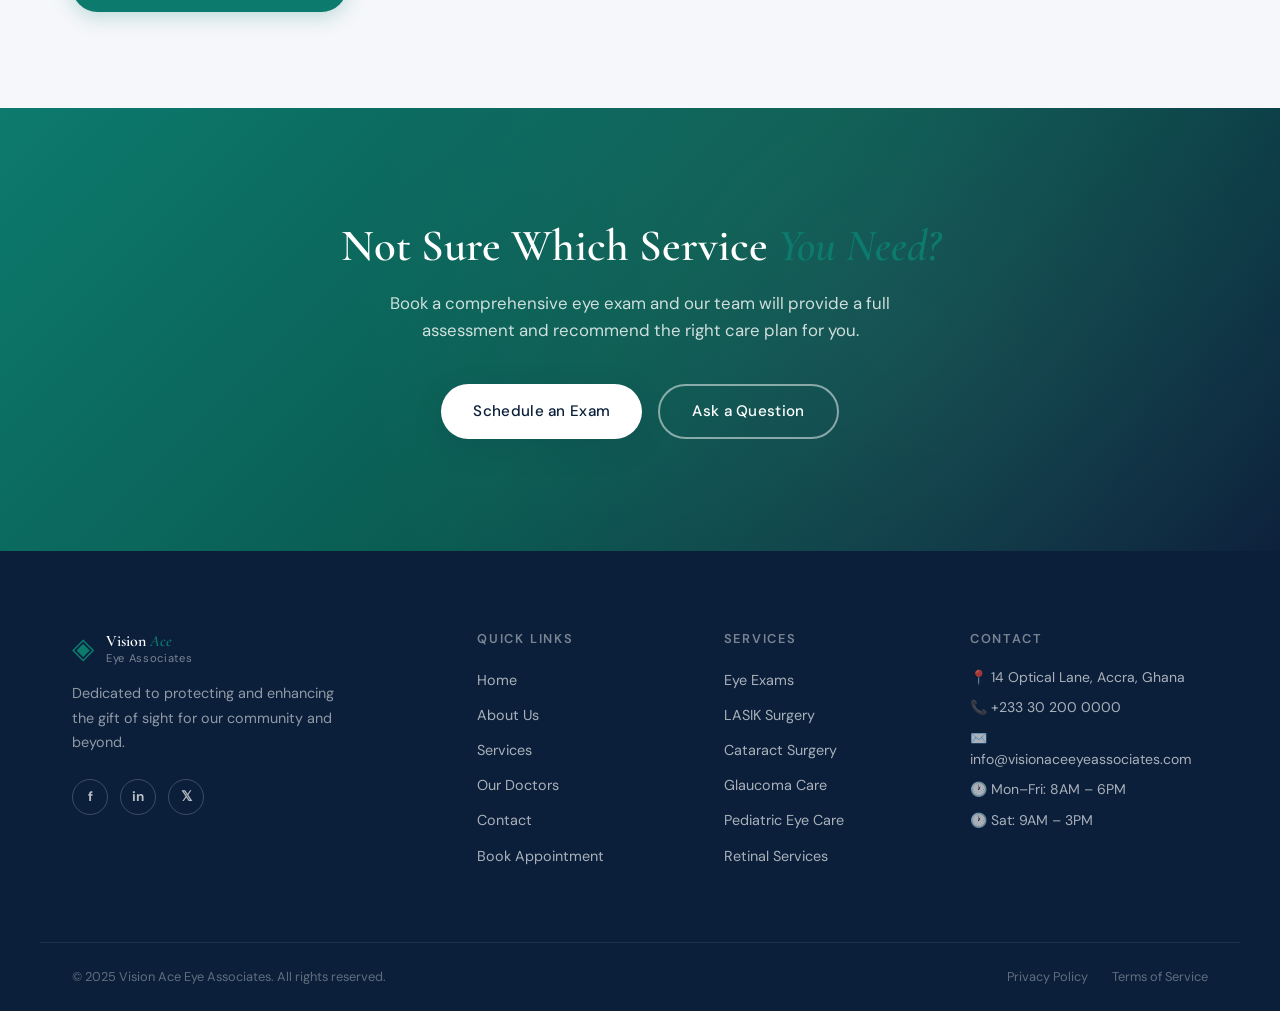
<file: services.html>
<!DOCTYPE html>
<html lang="en">
<head>
  <meta charset="UTF-8"/>
  <meta name="viewport" content="width=device-width, initial-scale=1.0"/>
  <title>Services – Vision Ace Eye Associates</title>
  <meta name="description" content="Explore our comprehensive range of eye care services including LASIK, cataract surgery, glaucoma treatment, pediatric eye care and more."/>
  <link rel="stylesheet" href="css/style.css"/>
  <link rel="stylesheet" href="css/services.css"/>
  <link rel="preconnect" href="https://fonts.googleapis.com"/>
  <link href="https://fonts.googleapis.com/css2?family=Cormorant+Garamond:ital,wght@0,300;0,400;0,600;1,300;1,400&family=DM+Sans:wght@300;400;500;600&display=swap" rel="stylesheet"/>
</head>
<body>

  <!-- NAV -->
  <nav class="navbar" id="navbar">
    <div class="nav-container">
      <a href="index.html" class="nav-logo">
        <span class="logo-icon">◈</span>
        <span class="logo-text">Vision <em>Ace</em><br><small>Eye Associates</small></span>
      </a>
      <ul class="nav-links" id="navLinks">
        <li><a href="index.html">Home</a></li>
        <li><a href="about.html">About</a></li>
        <li><a href="services.html" class="active">Services</a></li>
        <li><a href="doctors.html">Our Doctors</a></li>
        <li><a href="contact.html">Contact</a></li>
        <li><a href="booking.html" class="nav-cta">Book Now</a></li>
      </ul>
      <button class="hamburger" id="hamburger" aria-label="Toggle menu">
        <span></span><span></span><span></span>
      </button>
    </div>
  </nav>

  <!-- PAGE HERO -->
  <section class="page-hero">
    <div class="page-hero-bg"></div>
    <div class="container">
      <div class="breadcrumb"><a href="index.html">Home</a> <span>/</span> Services</div>
      <h1>Our <em>Services</em></h1>
      <p>The full spectrum of modern eye care, delivered with expertise and compassion.</p>
    </div>
  </section>

  <!-- SERVICES INTRO -->
  <section class="section services-intro">
    <div class="container">
      <div class="services-tab-nav reveal">
        <button class="stab active" data-target="exams">Eye Exams</button>
        <button class="stab" data-target="lasik">LASIK</button>
        <button class="stab" data-target="cataract">Cataract</button>
        <button class="stab" data-target="glaucoma">Glaucoma</button>
        <button class="stab" data-target="pediatric">Pediatric</button>
        <button class="stab" data-target="retina">Retina</button>
        <button class="stab" data-target="contacts">Contact Lenses</button>
        <button class="stab" data-target="cornea">Cornea</button>
      </div>
    </div>
  </section>

  <!-- SERVICE DETAIL SECTIONS -->
  <div class="services-details">

    <section class="service-detail reveal" id="exams">
      <div class="container service-detail-grid">
        <div class="sd-visual">
          <div class="sd-icon-bg">👁</div>
        </div>
        <div class="sd-content">
          <span class="section-tag">Preventive Care</span>
          <h2>Comprehensive <em>Eye Examinations</em></h2>
          <p>A comprehensive eye exam is the cornerstone of good ocular health. Our detailed evaluations go far beyond a simple vision check — we assess the entire health of your eyes.</p>
          <ul class="sd-list">
            <li>Visual acuity and refraction testing</li>
            <li>Intraocular pressure measurement (glaucoma screening)</li>
            <li>Dilated fundus examination</li>
            <li>Colour vision and contrast sensitivity testing</li>
            <li>Digital retinal photography</li>
            <li>Optical coherence tomography (OCT)</li>
          </ul>
          <div class="sd-meta">
            <span>Duration: 45–90 min</span>
            <span>Recommended: Annually</span>
          </div>
          <a href="booking.html" class="btn btn-primary">Book This Service</a>
        </div>
      </div>
    </section>

    <section class="service-detail alt reveal" id="lasik">
      <div class="container service-detail-grid">
        <div class="sd-content">
          <span class="section-tag">Vision Correction</span>
          <h2>LASIK & Refractive <em>Surgery</em></h2>
          <p>Achieve freedom from glasses and contact lenses with our advanced laser vision correction procedures. Our LASIK platform uses the latest wavefront-guided technology for unparalleled precision.</p>
          <ul class="sd-list">
            <li>Wavefront-guided LASIK for myopia, hyperopia & astigmatism</li>
            <li>LASEK / PRK for thin corneas</li>
            <li>SMILE (Small Incision Lenticule Extraction)</li>
            <li>Pre-operative candidacy assessment</li>
            <li>Complete post-operative care protocol</li>
          </ul>
          <div class="sd-meta">
            <span>Procedure: ~15 min per eye</span>
            <span>Recovery: 24–72 hours</span>
          </div>
          <a href="booking.html" class="btn btn-primary">Book a LASIK Consultation</a>
        </div>
        <div class="sd-visual">
          <div class="sd-icon-bg">⚡</div>
        </div>
      </div>
    </section>

    <section class="service-detail reveal" id="cataract">
      <div class="container service-detail-grid">
        <div class="sd-visual">
          <div class="sd-icon-bg">💎</div>
        </div>
        <div class="sd-content">
          <span class="section-tag">Surgical Excellence</span>
          <h2>Cataract <em>Surgery</em></h2>
          <p>Cataracts are the world's leading cause of preventable blindness. Our experienced surgeons perform micro-incision phacoemulsification cataract surgery with a wide selection of premium intraocular lenses (IOLs).</p>
          <ul class="sd-list">
            <li>Phacoemulsification (micro-incision, sutureless)</li>
            <li>Monofocal, toric and multifocal IOL options</li>
            <li>Extended Depth of Focus (EDOF) lenses</li>
            <li>Femtosecond laser-assisted cataract surgery</li>
            <li>Comprehensive pre-surgical biometry</li>
          </ul>
          <div class="sd-meta">
            <span>Procedure: ~20 min per eye</span>
            <span>Outpatient: Same-day discharge</span>
          </div>
          <a href="booking.html" class="btn btn-primary">Book a Cataract Consultation</a>
        </div>
      </div>
    </section>

    <section class="service-detail alt reveal" id="glaucoma">
      <div class="container service-detail-grid">
        <div class="sd-content">
          <span class="section-tag">Disease Management</span>
          <h2>Glaucoma <em>Management</em></h2>
          <p>Glaucoma is often called the "silent thief of sight" because it causes irreversible damage before symptoms appear. Our comprehensive glaucoma service ensures early detection and effective long-term management.</p>
          <ul class="sd-list">
            <li>Visual field testing (perimetry)</li>
            <li>OCT optic nerve analysis</li>
            <li>Gonioscopy and pachymetry</li>
            <li>Topical medication management</li>
            <li>Selective Laser Trabeculoplasty (SLT)</li>
            <li>Trabeculectomy and tube shunt surgery</li>
          </ul>
          <div class="sd-meta">
            <span>Follow-up: Every 3–6 months</span>
            <span>Goal: Preserve your vision</span>
          </div>
          <a href="booking.html" class="btn btn-primary">Book Glaucoma Screening</a>
        </div>
        <div class="sd-visual">
          <div class="sd-icon-bg">🔬</div>
        </div>
      </div>
    </section>

    <section class="service-detail reveal" id="pediatric">
      <div class="container service-detail-grid">
        <div class="sd-visual">
          <div class="sd-icon-bg">🌟</div>
        </div>
        <div class="sd-content">
          <span class="section-tag">Children's Eye Care</span>
          <h2>Pediatric <em>Eye Care</em></h2>
          <p>Children's eyes change rapidly during development. Early detection and treatment of vision problems is critical to academic success and quality of life. Our pediatric team makes every child's visit comfortable and even fun.</p>
          <ul class="sd-list">
            <li>Newborn and infant eye screening</li>
            <li>Amblyopia (lazy eye) detection and treatment</li>
            <li>Strabismus (squint) management and surgery</li>
            <li>Myopia progression control (orthokeratology, atropine)</li>
            <li>School vision assessments</li>
            <li>Congenital eye condition management</li>
          </ul>
          <div class="sd-meta">
            <span>Ages: Newborn to 18</span>
            <span>First exam: Age 6 months</span>
          </div>
          <a href="booking.html" class="btn btn-primary">Book a Pediatric Exam</a>
        </div>
      </div>
    </section>

    <section class="service-detail alt reveal" id="retina">
      <div class="container service-detail-grid">
        <div class="sd-content">
          <span class="section-tag">Subspecialty Care</span>
          <h2>Retinal <em>Services</em></h2>
          <p>Our retinal specialists are trained to diagnose and treat a full range of retinal diseases, from diabetic retinopathy to age-related macular degeneration and retinal detachment.</p>
          <ul class="sd-list">
            <li>Diabetic retinopathy screening and laser treatment</li>
            <li>Age-related macular degeneration (AMD) management</li>
            <li>Anti-VEGF intravitreal injections</li>
            <li>Retinal detachment surgery (vitrectomy)</li>
            <li>Fluorescein angiography</li>
            <li>Epiretinal membrane treatment</li>
          </ul>
          <div class="sd-meta">
            <span>Technology: Wide-field OCT</span>
            <span>Diabetics: Annual screening</span>
          </div>
          <a href="booking.html" class="btn btn-primary">Book a Retinal Assessment</a>
        </div>
        <div class="sd-visual">
          <div class="sd-icon-bg">🧬</div>
        </div>
      </div>
    </section>

    <section class="service-detail reveal" id="contacts">
      <div class="container service-detail-grid">
        <div class="sd-visual">
          <div class="sd-icon-bg">🔵</div>
        </div>
        <div class="sd-content">
          <span class="section-tag">Vision Correction</span>
          <h2>Contact Lens <em>Services</em></h2>
          <p>Whether you're a first-time wearer or need a specialty lens fit, our contact lens specialists provide expert fitting and a wide selection of premium lens options.</p>
          <ul class="sd-list">
            <li>Soft daily, bi-weekly and monthly lens fittings</li>
            <li>Toric lenses for astigmatism</li>
            <li>Multifocal contact lenses for presbyopia</li>
            <li>Rigid gas-permeable (RGP) lenses</li>
            <li>Scleral lenses for irregular corneas</li>
            <li>Orthokeratology (overnight vision correction)</li>
          </ul>
          <a href="booking.html" class="btn btn-primary">Book a Contact Lens Fitting</a>
        </div>
      </div>
    </section>

    <section class="service-detail alt reveal" id="cornea">
      <div class="container service-detail-grid">
        <div class="sd-content">
          <span class="section-tag">Advanced Procedures</span>
          <h2>Corneal <em>Services</em></h2>
          <p>The cornea is central to good vision. Our cornea specialists manage everything from chronic dry eye to keratoconus and corneal transplantation.</p>
          <ul class="sd-list">
            <li>Keratoconus diagnosis and management</li>
            <li>Corneal collagen cross-linking (CXL)</li>
            <li>Penetrating and deep anterior lamellar keratoplasty</li>
            <li>DSEK/DMEK for Fuchs' dystrophy</li>
            <li>Advanced dry eye disease management</li>
            <li>Corneal ulcer and infection treatment</li>
          </ul>
          <a href="booking.html" class="btn btn-primary">Book a Corneal Consultation</a>
        </div>
        <div class="sd-visual">
          <div class="sd-icon-bg">🌐</div>
        </div>
      </div>
    </section>

  </div>

  <!-- CTA -->
  <section class="cta-banner">
    <div class="cta-bg"></div>
    <div class="container cta-content">
      <h2>Not Sure Which Service <em>You Need?</em></h2>
      <p>Book a comprehensive eye exam and our team will provide a full assessment and recommend the right care plan for you.</p>
      <div class="cta-actions">
        <a href="booking.html" class="btn btn-white">Schedule an Exam</a>
        <a href="contact.html" class="btn btn-ghost-white">Ask a Question</a>
      </div>
    </div>
  </section>

  <!-- FOOTER -->
  <footer class="footer">
    <div class="container footer-grid">
      <div class="footer-brand">
        <a href="index.html" class="nav-logo">
          <span class="logo-icon">◈</span>
          <span class="logo-text">Vision <em>Ace</em><br><small>Eye Associates</small></span>
        </a>
        <p>Dedicated to protecting and enhancing the gift of sight for our community and beyond.</p>
        <div class="social-links">
          <a href="#" aria-label="Facebook">f</a>
          <a href="#" aria-label="Instagram">in</a>
          <a href="#" aria-label="Twitter">𝕏</a>
        </div>
      </div>
      <div class="footer-col">
        <h4>Quick Links</h4>
        <ul>
          <li><a href="index.html">Home</a></li>
          <li><a href="about.html">About Us</a></li>
          <li><a href="services.html">Services</a></li>
          <li><a href="doctors.html">Our Doctors</a></li>
          <li><a href="contact.html">Contact</a></li>
          <li><a href="booking.html">Book Appointment</a></li>
        </ul>
      </div>
      <div class="footer-col">
        <h4>Services</h4>
        <ul>
          <li><a href="services.html#exams">Eye Exams</a></li>
          <li><a href="services.html#lasik">LASIK Surgery</a></li>
          <li><a href="services.html#cataract">Cataract Surgery</a></li>
          <li><a href="services.html#glaucoma">Glaucoma Care</a></li>
          <li><a href="services.html#pediatric">Pediatric Eye Care</a></li>
          <li><a href="services.html#retina">Retinal Services</a></li>
        </ul>
      </div>
      <div class="footer-col">
        <h4>Contact</h4>
        <ul class="footer-contact">
          <li>📍 14 Optical Lane, Accra, Ghana</li>
          <li>📞 +233 30 200 0000</li>
          <li>✉️ info@visionaceeyeassociates.com</li>
          <li>🕐 Mon–Fri: 8AM – 6PM</li>
          <li>🕐 Sat: 9AM – 3PM</li>
        </ul>
      </div>
    </div>
    <div class="footer-bottom">
      <div class="container">
        <p>© 2025 Vision Ace Eye Associates. All rights reserved.</p>
        <div class="footer-legal">
          <a href="#">Privacy Policy</a>
          <a href="#">Terms of Service</a>
        </div>
      </div>
    </div>
  </footer>

  <script src="js/main.js"></script>
  <script src="js/services.js"></script>
</body>
</html>
</file>
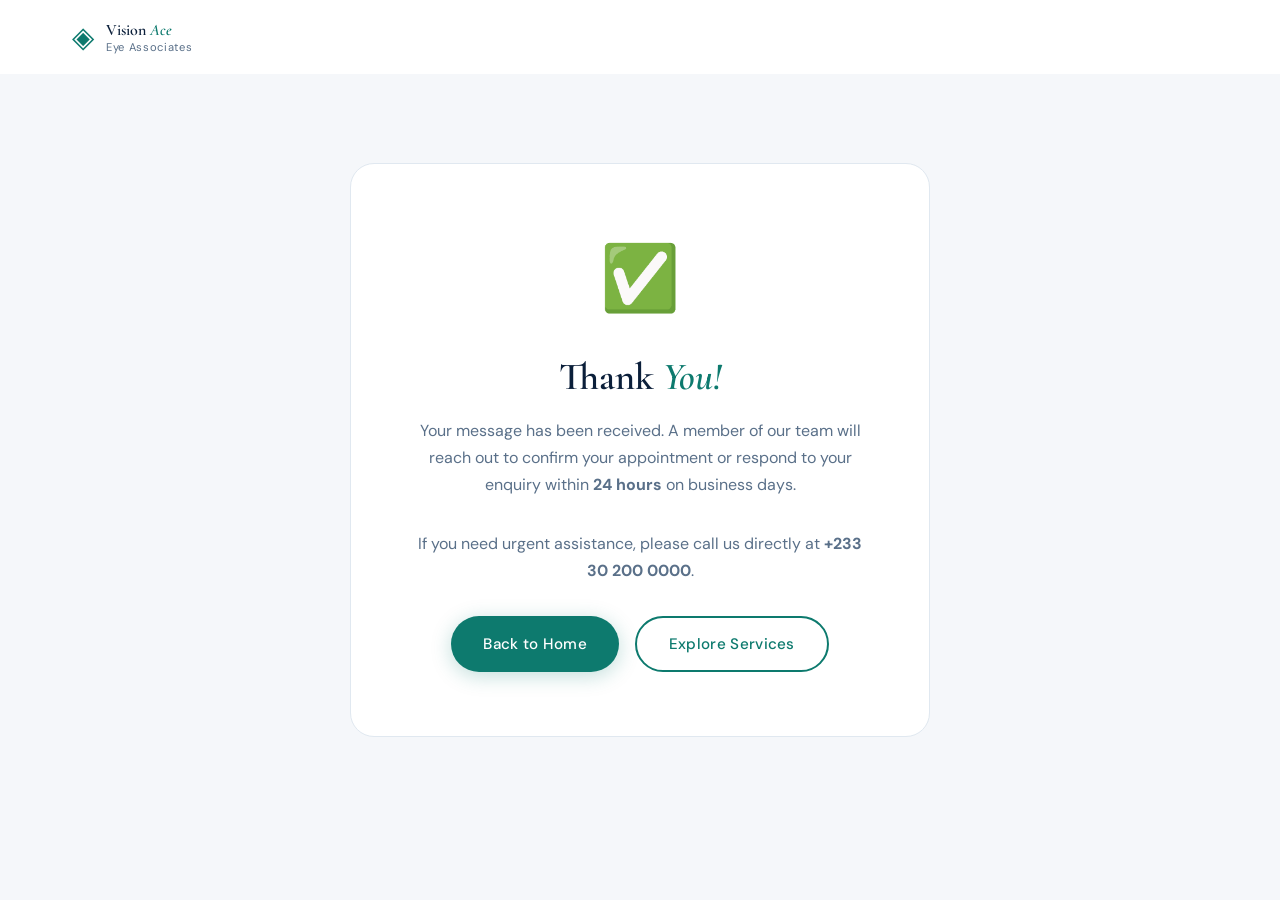
<file: thank-you.html>
<!DOCTYPE html>
<html lang="en">
<head>
  <meta charset="UTF-8"/>
  <meta name="viewport" content="width=device-width, initial-scale=1.0"/>
  <title>Thank You – Vision Ace Eye Associates</title>
  <link rel="stylesheet" href="css/style.css"/>
  <link rel="preconnect" href="https://fonts.googleapis.com"/>
  <link href="https://fonts.googleapis.com/css2?family=Cormorant+Garamond:ital,wght@0,300;0,400;0,600;1,300;1,400&family=DM+Sans:wght@300;400;500;600&display=swap" rel="stylesheet"/>
  <style>
    .thankyou-wrap {
      min-height: 100vh;
      display: flex;
      align-items: center;
      justify-content: center;
      background: var(--bg);
      padding: 6rem 1rem;
    }
    .thankyou-card {
      background: var(--surface);
      border: 1px solid var(--border);
      border-radius: 24px;
      padding: 4rem;
      text-align: center;
      max-width: 580px;
      animation: fadeUp 0.7s ease both;
    }
    .ty-icon {
      font-size: 4rem;
      margin-bottom: 1.5rem;
      display: block;
    }
    .ty-icon span {
      display: inline-block;
      animation: popIn 0.6s cubic-bezier(0.175, 0.885, 0.32, 1.275) 0.3s both;
    }
    @keyframes popIn {
      from { transform: scale(0); opacity: 0; }
      to   { transform: scale(1); opacity: 1; }
    }
    .thankyou-card h1 { font-size: 2.4rem; margin-bottom: 1rem; }
    .thankyou-card p  { color: var(--text-muted); line-height: 1.7; margin-bottom: 2rem; }
    .ty-actions { display: flex; gap: 1rem; justify-content: center; flex-wrap: wrap; }
  </style>
</head>
<body>

  <nav class="navbar scrolled" id="navbar">
    <div class="nav-container">
      <a href="index.html" class="nav-logo">
        <span class="logo-icon">◈</span>
        <span class="logo-text">Vision <em>Ace</em><br><small>Eye Associates</small></span>
      </a>
    </div>
  </nav>

  <div class="thankyou-wrap">
    <div class="thankyou-card">
      <span class="ty-icon"><span>✅</span></span>
      <h1>Thank <em>You!</em></h1>
      <p>Your message has been received. A member of our team will reach out to confirm your appointment or respond to your enquiry within <strong>24 hours</strong> on business days.</p>
      <p>If you need urgent assistance, please call us directly at <a href="tel:+233302000000"><strong>+233 30 200 0000</strong></a>.</p>
      <div class="ty-actions">
        <a href="index.html" class="btn btn-primary">Back to Home</a>
        <a href="services.html" class="btn btn-outline">Explore Services</a>
      </div>
    </div>
  </div>

  <script src="js/main.js"></script>
</body>
</html>
</file>
<file: css/style.css>
/* ============================================================
   VISION ACE EYE ASSOCIATES – Global Styles
   style.css
   ============================================================ */

/* ---------- DESIGN TOKENS ---------- */
:root {
  --navy:        #0b1f3a;
  --navy-mid:    #122947;
  --teal:        #0d7a6e;
  --teal-light:  #12a393;
  --teal-pale:   #e6f7f5;
  --gold:        #c9a84c;
  --gold-light:  #f0d78c;
  --white:       #ffffff;
  --off-white:   #f8f9fb;
  --bg:          #f5f7fa;
  --surface:     #ffffff;
  --border:      #e0e8f0;
  --border-dark: #c5d3e0;
  --text:        #0f1f30;
  --text-muted:  #5a7089;
  --text-light:  #8fa5bb;
  --shadow-sm:   0 2px 12px rgba(11,31,58,0.06);
  --shadow-md:   0 8px 32px rgba(11,31,58,0.10);
  --shadow-lg:   0 20px 60px rgba(11,31,58,0.14);
  --radius-sm:   8px;
  --radius-md:   16px;
  --radius-lg:   24px;
  --radius-xl:   40px;
  --transition:  0.3s cubic-bezier(0.4,0,0.2,1);
  --font-display:'Cormorant Garamond', Georgia, serif;
  --font-body:   'DM Sans', sans-serif;
}

/* ---------- RESET & BASE ---------- */
*, *::before, *::after { box-sizing: border-box; margin: 0; padding: 0; }

html {
  scroll-behavior: smooth;
  font-size: 16px;
}

body {
  font-family: var(--font-body);
  color: var(--text);
  background: var(--bg);
  line-height: 1.6;
  overflow-x: hidden;
}

img { max-width: 100%; display: block; }
a  { color: inherit; text-decoration: none; }
ul { list-style: none; }
button { cursor: pointer; border: none; background: none; font-family: inherit; }
input, select, textarea { font-family: inherit; }

/* ---------- TYPOGRAPHY ---------- */
h1, h2, h3, h4, h5 {
  font-family: var(--font-display);
  font-weight: 600;
  line-height: 1.2;
  color: var(--navy);
}
h1 { font-size: clamp(2.4rem, 5vw, 4rem); }
h2 { font-size: clamp(1.8rem, 3.5vw, 2.8rem); }
h3 { font-size: clamp(1.2rem, 2vw, 1.5rem); }

em { font-style: italic; color: var(--teal); }

p { color: var(--text-muted); }

/* ---------- LAYOUT ---------- */
.container {
  max-width: 1200px;
  margin: 0 auto;
  padding: 0 2rem;
}

.section {
  padding: 7rem 0;
}

/* ---------- SECTION HEADERS ---------- */
.section-header {
  text-align: center;
  max-width: 680px;
  margin: 0 auto 4rem;
}
.section-header p {
  margin-top: 1rem;
  font-size: 1.05rem;
}

.section-tag {
  display: inline-block;
  font-family: var(--font-body);
  font-size: 0.75rem;
  font-weight: 600;
  letter-spacing: 0.18em;
  text-transform: uppercase;
  color: var(--teal);
  background: var(--teal-pale);
  padding: 0.35rem 1rem;
  border-radius: 100px;
  margin-bottom: 1rem;
}

/* ---------- BUTTONS ---------- */
.btn {
  display: inline-flex;
  align-items: center;
  gap: 0.5rem;
  padding: 0.85rem 2rem;
  border-radius: 100px;
  font-size: 0.95rem;
  font-weight: 500;
  letter-spacing: 0.02em;
  transition: var(--transition);
  white-space: nowrap;
}

.btn-primary {
  background: var(--teal);
  color: var(--white);
  box-shadow: 0 4px 20px rgba(13,122,110,0.25);
}
.btn-primary:hover {
  background: var(--teal-light);
  transform: translateY(-2px);
  box-shadow: 0 8px 28px rgba(13,122,110,0.35);
}

.btn-outline {
  border: 2px solid var(--teal);
  color: var(--teal);
  background: transparent;
}
.btn-outline:hover {
  background: var(--teal);
  color: var(--white);
  transform: translateY(-2px);
}

.btn-ghost {
  border: 2px solid rgba(255,255,255,0.4);
  color: var(--white);
  background: rgba(255,255,255,0.08);
  backdrop-filter: blur(4px);
}
.btn-ghost:hover {
  background: rgba(255,255,255,0.18);
  border-color: rgba(255,255,255,0.7);
  transform: translateY(-2px);
}

.btn-white {
  background: var(--white);
  color: var(--navy);
  box-shadow: var(--shadow-md);
}
.btn-white:hover {
  background: var(--off-white);
  transform: translateY(-2px);
  box-shadow: var(--shadow-lg);
}

.btn-ghost-white {
  border: 2px solid rgba(255,255,255,0.5);
  color: var(--white);
  background: transparent;
}
.btn-ghost-white:hover {
  background: rgba(255,255,255,0.1);
  transform: translateY(-2px);
}

.btn-sm {
  padding: 0.55rem 1.3rem;
  font-size: 0.85rem;
  border-radius: 100px;
  background: var(--teal-pale);
  color: var(--teal);
  font-weight: 600;
  transition: var(--transition);
  display: inline-block;
}
.btn-sm:hover {
  background: var(--teal);
  color: var(--white);
}

/* ---------- NAVBAR ---------- */
.navbar {
  background: rgba(255,255,255,0.97);
  position: fixed;
  top: 0; left: 0; right: 0;
  z-index: 1000;
  padding: 1.25rem 0;
  transition: var(--transition);
}

.navbar.scrolled {
  background: rgba(255,255,255,0.97);
  backdrop-filter: blur(16px);
  box-shadow: var(--shadow-sm);
  padding: 0.9rem 0;
  border-bottom: 1px solid var(--border);
}

.nav-container {
  max-width: 1200px;
  margin: 0 auto;
  padding: 0 2rem;
  display: flex;
  align-items: center;
  justify-content: space-between;
  gap: 2rem;
}

.nav-logo {
  display: flex;
  align-items: center;
  gap: 0.75rem;
  text-decoration: none;
}

.logo-icon {
  font-size: 1.8rem;
  color: var(--teal);
  line-height: 1;
}

.logo-text {
  font-family: var(--font-display);
  font-size: 1rem;
  font-weight: 600;
  color: var(--navy);
  line-height: 1.25;
}
.logo-text small {
  font-family: var(--font-body);
  font-size: 0.7rem;
  font-weight: 400;
  color: var(--text-muted);
  letter-spacing: 0.06em;
  display: block;
}

.nav-links {
  display: flex;
  align-items: center;
  gap: 0.25rem;
}

.nav-links a {
  font-size: 0.9rem;
  font-weight: 500;
  color: var(--text);
  padding: 0.5rem 0.9rem;
  border-radius: 8px;
  transition: var(--transition);
}
.nav-links a:hover,
.nav-links a.active {
  color: var(--teal);
  background: var(--teal-pale);
}

.nav-links .nav-cta {
  background: var(--teal);
  color: var(--white) !important;
  padding: 0.6rem 1.4rem;
  border-radius: 100px;
  font-weight: 600;
}
.nav-links .nav-cta:hover {
  background: var(--teal-light);
  transform: translateY(-1px);
}
.nav-links .nav-cta.active {
  background: var(--teal-light);
  color: var(--white) !important;
}

/* Hamburger */
.hamburger {
  display: none;
  flex-direction: column;
  gap: 5px;
  padding: 4px;
}
.hamburger span {
  width: 24px;
  height: 2px;
  background: var(--navy);
  border-radius: 2px;
  transition: var(--transition);
  display: block;
}
.hamburger.open span:nth-child(1) { transform: rotate(45deg) translate(5px, 5px); }
.hamburger.open span:nth-child(2) { opacity: 0; }
.hamburger.open span:nth-child(3) { transform: rotate(-45deg) translate(5px, -5px); }

/* ---------- PAGE HERO (inner pages) ---------- */
.page-hero {
  padding: 10rem 0 5rem;
  position: relative;
  overflow: hidden;
}
.page-hero-bg {
  position: absolute;
  inset: 0;
  background: linear-gradient(135deg, var(--navy) 0%, var(--navy-mid) 50%, #0d4a6e 100%);
  z-index: 0;
}
.page-hero-bg::after {
  content: '';
  position: absolute;
  inset: 0;
  background: url("data:image/svg+xml,%3Csvg width='60' height='60' viewBox='0 0 60 60' xmlns='http://www.w3.org/2000/svg'%3E%3Cg fill='none' fill-rule='evenodd'%3E%3Cg fill='%23ffffff' fill-opacity='0.025'%3E%3Cpath d='M36 34v-4h-2v4h-4v2h4v4h2v-4h4v-2h-4zm0-30V0h-2v4h-4v2h4v4h2V6h4V4h-4zM6 34v-4H4v4H0v2h4v4h2v-4h4v-2H6zM6 4V0H4v4H0v2h4v4h2V6h4V4H6z'/%3E%3C/g%3E%3C/g%3E%3C/svg%3E");
}
.page-hero .container {
  position: relative;
  z-index: 1;
}
.page-hero h1 { color: var(--white); margin-bottom: 1rem; }
.page-hero p  { color: rgba(255,255,255,0.75); font-size: 1.1rem; max-width: 520px; }

.breadcrumb {
  display: flex;
  align-items: center;
  gap: 0.5rem;
  font-size: 0.85rem;
  color: rgba(255,255,255,0.6);
  margin-bottom: 1.5rem;
}
.breadcrumb a { color: rgba(255,255,255,0.75); transition: var(--transition); }
.breadcrumb a:hover { color: var(--white); }
.breadcrumb span { color: rgba(255,255,255,0.35); }

/* ---------- CTA BANNER ---------- */
.cta-banner {
  position: relative;
  padding: 7rem 0;
  overflow: hidden;
}
.cta-bg {
  position: absolute;
  inset: 0;
  background: linear-gradient(135deg, var(--teal) 0%, #0a5c52 50%, var(--navy) 100%);
}
.cta-bg::before {
  content: '';
  position: absolute;
  inset: 0;
  background: radial-gradient(circle at 70% 50%, rgba(255,255,255,0.05) 0%, transparent 60%);
}
.cta-content {
  position: relative;
  z-index: 1;
  text-align: center;
}
.cta-content h2 { color: var(--white); margin-bottom: 1rem; }
.cta-content p  { color: rgba(255,255,255,0.8); max-width: 540px; margin: 0 auto 2.5rem; font-size: 1.05rem; }
.cta-actions { display: flex; gap: 1rem; justify-content: center; flex-wrap: wrap; }

/* ---------- FOOTER ---------- */
.footer {
  background: var(--navy);
  color: rgba(255,255,255,0.8);
  padding-top: 5rem;
}
.footer-grid {
  display: grid;
  grid-template-columns: 1.8fr 1fr 1fr 1.2fr;
  gap: 3rem;
  padding-bottom: 4rem;
  border-bottom: 1px solid rgba(255,255,255,0.08);
}
.footer-brand p { font-size: 0.9rem; line-height: 1.7; margin-top: 1rem; color: rgba(255,255,255,0.55); max-width: 280px; }
.footer-brand .nav-logo { margin-bottom: 0.5rem; }
.footer-brand .logo-text { color: var(--white); }
.footer-brand .logo-text small { color: rgba(255,255,255,0.45); }

.social-links {
  display: flex;
  gap: 0.75rem;
  margin-top: 1.5rem;
}
.social-links a {
  width: 36px; height: 36px;
  display: flex; align-items: center; justify-content: center;
  border-radius: 50%;
  border: 1px solid rgba(255,255,255,0.2);
  color: rgba(255,255,255,0.7);
  font-size: 0.85rem;
  font-weight: 700;
  transition: var(--transition);
}
.social-links a:hover {
  background: var(--teal);
  border-color: var(--teal);
  color: var(--white);
  transform: translateY(-2px);
}

.footer-col h4 {
  font-family: var(--font-body);
  font-size: 0.8rem;
  font-weight: 600;
  letter-spacing: 0.14em;
  text-transform: uppercase;
  color: rgba(255,255,255,0.45);
  margin-bottom: 1.25rem;
}
.footer-col ul li { margin-bottom: 0.6rem; }
.footer-col ul li a {
  color: rgba(255,255,255,0.65);
  font-size: 0.9rem;
  transition: var(--transition);
}
.footer-col ul li a:hover { color: var(--teal-light); }

.footer-contact li {
  font-size: 0.875rem;
  color: rgba(255,255,255,0.65);
  margin-bottom: 0.65rem;
  line-height: 1.5;
}

.footer-bottom {
  padding: 1.5rem 0;
}
.footer-bottom .container {
  display: flex;
  align-items: center;
  justify-content: space-between;
  flex-wrap: wrap;
  gap: 1rem;
}
.footer-bottom p { font-size: 0.8rem; color: rgba(255,255,255,0.35); }
.footer-legal { display: flex; gap: 1.5rem; }
.footer-legal a { font-size: 0.8rem; color: rgba(255,255,255,0.35); transition: var(--transition); }
.footer-legal a:hover { color: var(--teal-light); }

/* ---------- FORM SHARED STYLES ---------- */
.form-group {
  display: flex;
  flex-direction: column;
  gap: 0.4rem;
}
.form-group label {
  font-size: 0.85rem;
  font-weight: 600;
  color: var(--text);
  letter-spacing: 0.01em;
}
.form-group input,
.form-group select,
.form-group textarea {
  padding: 0.8rem 1.1rem;
  border: 2px solid var(--border);
  border-radius: var(--radius-sm);
  font-size: 0.95rem;
  color: var(--text);
  background: var(--white);
  transition: var(--transition);
  outline: none;
}
.form-group input:focus,
.form-group select:focus,
.form-group textarea:focus {
  border-color: var(--teal);
  box-shadow: 0 0 0 4px rgba(13,122,110,0.1);
}
.form-group input.invalid,
.form-group select.invalid,
.form-group textarea.invalid {
  border-color: #e53935;
}
.field-error {
  font-size: 0.78rem;
  color: #e53935;
  min-height: 1rem;
}
.req { color: var(--teal); }

.form-row {
  display: grid;
  grid-template-columns: 1fr 1fr;
  gap: 1.25rem;
}

/* ---------- REVEAL ANIMATIONS ---------- */
.reveal {
  opacity: 0;
  transform: translateY(32px);
  transition: opacity 0.65s ease, transform 0.65s ease;
}
.reveal.visible {
  opacity: 1;
  transform: translateY(0);
}

@keyframes fadeUp {
  from { opacity: 0; transform: translateY(30px); }
  to   { opacity: 1; transform: translateY(0); }
}
@keyframes fadeIn {
  from { opacity: 0; }
  to   { opacity: 1; }
}

/* ---------- RESPONSIVE ---------- */
@media (max-width: 1024px) {
  .footer-grid { grid-template-columns: 1fr 1fr; }
}

@media (max-width: 768px) {
  .nav-links {
    position: fixed;
    top: 0; right: -100%;
    width: min(320px, 85vw);
    height: 100dvh;
    background: var(--white);
    flex-direction: column;
    align-items: flex-start;
    padding: 5rem 2rem 3rem;
    box-shadow: var(--shadow-lg);
    transition: right 0.35s cubic-bezier(0.4,0,0.2,1);
    gap: 0.5rem;
    z-index: 999;
    overflow-y: auto;
  }
  .nav-links.open { right: 0; }
  .nav-links a { font-size: 1.05rem; width: 100%; padding: 0.7rem 1rem; }
  .hamburger { display: flex; z-index: 1001; }
  .section { padding: 4.5rem 0; }
  .form-row { grid-template-columns: 1fr; }
  .footer-grid { grid-template-columns: 1fr; gap: 2rem; }
  .footer-brand p { max-width: 100%; }
  .cta-actions { flex-direction: column; align-items: center; }
  .cta-banner { padding: 5rem 0; }
}

@media (max-width: 480px) {
  .container { padding: 0 1.25rem; }
  .btn { padding: 0.75rem 1.5rem; font-size: 0.9rem; }
}
</file>
<file: css/home.css>
/* ============================================================
   VISION ACE – Home Page Styles
   css/home.css
   ============================================================ */

/* ---------- HERO ---------- */
.hero {
  position: relative;
  min-height: 100vh;
  display: flex;
  align-items: center;
  overflow: hidden;
  background: var(--navy);
}

.hero-bg {
  position: absolute;
  inset: 0;
  z-index: 0;
}

.hero-orb {
  position: absolute;
  border-radius: 50%;
  filter: blur(80px);
  opacity: 0.35;
}
.orb-1 {
  width: 600px; height: 600px;
  background: radial-gradient(circle, var(--teal) 0%, transparent 70%);
  top: -150px; left: -100px;
  animation: driftOrb 14s ease-in-out infinite alternate;
}
.orb-2 {
  width: 400px; height: 400px;
  background: radial-gradient(circle, #1a4a8a 0%, transparent 70%);
  bottom: -100px; right: 200px;
  animation: driftOrb 18s ease-in-out infinite alternate-reverse;
}
.orb-3 {
  width: 300px; height: 300px;
  background: radial-gradient(circle, var(--gold) 0%, transparent 70%);
  top: 60%; right: 10%;
  opacity: 0.15;
  animation: driftOrb 10s ease-in-out infinite alternate;
}

@keyframes driftOrb {
  from { transform: translate(0,0) scale(1); }
  to   { transform: translate(30px, 20px) scale(1.08); }
}

.grid-lines {
  position: absolute;
  inset: 0;
  background-image:
    linear-gradient(rgba(255,255,255,0.03) 1px, transparent 1px),
    linear-gradient(90deg, rgba(255,255,255,0.03) 1px, transparent 1px);
  background-size: 60px 60px;
}

.hero-content {
  position: relative;
  z-index: 2;
  max-width: 1200px;
  margin: 0 auto;
  padding: 8rem 2rem 6rem;
  width: 100%;
}

.hero-tag {
  display: inline-flex;
  align-items: center;
  gap: 0.5rem;
  font-size: 0.75rem;
  font-weight: 600;
  letter-spacing: 0.18em;
  text-transform: uppercase;
  color: var(--teal-light);
  background: rgba(13,122,110,0.15);
  border: 1px solid rgba(13,122,110,0.3);
  padding: 0.4rem 1.1rem;
  border-radius: 100px;
  margin-bottom: 1.75rem;
  animation: fadeUp 0.6s ease 0.2s both;
}
.hero-tag::before { content: '◈'; font-size: 0.65rem; }

.hero-title {
  font-size: clamp(3rem, 6.5vw, 5.5rem);
  font-weight: 300;
  color: var(--white);
  line-height: 1.05;
  margin-bottom: 1.75rem;
  max-width: 620px;
  animation: fadeUp 0.7s ease 0.35s both;
}
.hero-title em {
  font-weight: 600;
  color: var(--teal-light);
  font-style: italic;
}

.hero-sub {
  font-size: 1.1rem;
  color: rgba(255,255,255,0.7);
  max-width: 480px;
  line-height: 1.7;
  margin-bottom: 2.5rem;
  animation: fadeUp 0.7s ease 0.5s both;
}

.hero-actions {
  display: flex;
  gap: 1rem;
  flex-wrap: wrap;
  margin-bottom: 4rem;
  animation: fadeUp 0.7s ease 0.65s both;
}

.hero-stats {
  display: flex;
  align-items: center;
  gap: 2rem;
  animation: fadeUp 0.7s ease 0.8s both;
}
.stat { display: flex; flex-direction: column; gap: 0.2rem; }
.stat-num { font-family: var(--font-display); font-size: 2rem; font-weight: 600; color: var(--white); line-height: 1; }
.stat-label { font-size: 0.75rem; color: rgba(255,255,255,0.5); letter-spacing: 0.06em; text-transform: uppercase; }
.stat-divider { width: 1px; height: 40px; background: rgba(255,255,255,0.15); }

/* Hero Visual – Eye graphic */
.hero-visual {
  position: absolute;
  right: -80px;
  top: 50%;
  transform: translateY(-50%);
  z-index: 1;
  animation: fadeIn 1.2s ease 1s both;
}

.eye-graphic {
  position: relative;
  width: 480px;
  height: 480px;
}

.eye-outer {
  position: absolute;
  inset: 0;
  border-radius: 50%;
  border: 2px solid rgba(13,122,110,0.2);
  animation: rotateSlow 40s linear infinite;
}
.eye-iris {
  position: absolute;
  inset: 60px;
  border-radius: 50%;
  background: radial-gradient(circle at 40% 40%, var(--teal-light), var(--teal), #063030);
  box-shadow: 0 0 60px rgba(13,122,110,0.4);
  animation: breathe 6s ease-in-out infinite;
}
.eye-pupil {
  position: absolute;
  inset: 155px;
  border-radius: 50%;
  background: #020d0d;
  box-shadow: 0 0 30px rgba(0,0,0,0.8);
}
.eye-shine {
  position: absolute;
  width: 55px; height: 55px;
  border-radius: 50%;
  background: radial-gradient(circle at 35% 35%, rgba(255,255,255,0.9), transparent 70%);
  top: 168px; left: 175px;
}
.eye-ring {
  position: absolute;
  border-radius: 50%;
  border: 1px solid rgba(13,163,147,0.15);
}
.r1 { inset: 20px; animation: rotateSlow 25s linear infinite reverse; }
.r2 { inset: 40px; animation: rotateSlow 35s linear infinite; }
.r3 { inset: -20px; animation: rotateSlow 50s linear infinite reverse; border-color: rgba(201,168,76,0.1); }

@keyframes rotateSlow { to { transform: rotate(360deg); } }
@keyframes breathe {
  0%,100% { transform: scale(1); }
  50%      { transform: scale(1.04); }
}

/* Scroll Hint */
.scroll-hint {
  position: absolute;
  bottom: 2.5rem;
  left: 50%;
  transform: translateX(-50%);
  display: flex;
  flex-direction: column;
  align-items: center;
  gap: 0.5rem;
  z-index: 2;
  animation: fadeIn 1s ease 1.5s both;
}
.scroll-hint span { font-size: 0.7rem; letter-spacing: 0.14em; text-transform: uppercase; color: rgba(255,255,255,0.35); }
.scroll-line {
  width: 1px;
  height: 40px;
  background: linear-gradient(to bottom, rgba(255,255,255,0.4), transparent);
  animation: scrollPulse 2s ease-in-out infinite;
}
@keyframes scrollPulse {
  0%   { transform: scaleY(0); transform-origin: top; opacity: 1; }
  100% { transform: scaleY(1); transform-origin: top; opacity: 0; }
}

/* ---------- SERVICES PREVIEW ---------- */
.services-preview { background: var(--white); }

.services-grid {
  display: grid;
  grid-template-columns: repeat(3, 1fr);
  gap: 1.5rem;
  margin-bottom: 3rem;
}

.service-card {
  display: block;
  background: var(--bg);
  border: 1px solid var(--border);
  border-radius: var(--radius-lg);
  padding: 2.25rem;
  transition: var(--transition);
  text-decoration: none;
  position: relative;
  overflow: hidden;
}
.service-card::before {
  content: '';
  position: absolute;
  bottom: 0; left: 0; right: 0;
  height: 3px;
  background: var(--teal);
  transform: scaleX(0);
  transform-origin: left;
  transition: var(--transition);
}
.service-card:hover {
  border-color: var(--teal-light);
  box-shadow: var(--shadow-md);
  transform: translateY(-4px);
}
.service-card:hover::before { transform: scaleX(1); }

.service-card.featured {
  background: linear-gradient(135deg, var(--navy) 0%, var(--navy-mid) 100%);
  border-color: transparent;
}
.service-card.featured h3 { color: var(--white); }
.service-card.featured p  { color: rgba(255,255,255,0.6); }
.service-card.featured .service-link { color: var(--teal-light); }

.service-icon {
  font-size: 2rem;
  margin-bottom: 1.25rem;
  display: block;
}
.service-card h3 {
  font-size: 1.1rem;
  font-weight: 600;
  margin-bottom: 0.6rem;
  color: var(--navy);
}
.service-card p {
  font-size: 0.9rem;
  line-height: 1.6;
  color: var(--text-muted);
  margin-bottom: 1.25rem;
}
.service-link {
  font-size: 0.85rem;
  font-weight: 600;
  color: var(--teal);
  transition: var(--transition);
}
.service-card:hover .service-link { gap: 0.5rem; letter-spacing: 0.03em; }

.section-cta { text-align: center; }

/* ---------- WHY US ---------- */
.why-us { background: var(--bg); }

.why-container {
  display: grid;
  grid-template-columns: 1fr 1fr;
  gap: 5rem;
  align-items: center;
}

.why-card-stack {
  position: relative;
  width: 360px;
  height: 360px;
  margin: 0 auto;
}
.why-center-badge {
  position: absolute;
  top: 50%; left: 50%;
  transform: translate(-50%, -50%);
  width: 110px; height: 110px;
  border-radius: 50%;
  background: var(--teal);
  display: flex; flex-direction: column; align-items: center; justify-content: center;
  box-shadow: 0 8px 40px rgba(13,122,110,0.4);
  z-index: 2;
}
.why-center-badge span { font-family: var(--font-display); font-size: 1.8rem; font-weight: 700; color: var(--white); line-height: 1; }
.why-center-badge small { font-size: 0.75rem; color: rgba(255,255,255,0.7); letter-spacing: 0.08em; text-transform: uppercase; }

.why-float-card {
  position: absolute;
  background: var(--white);
  border: 1px solid var(--border);
  border-radius: var(--radius-md);
  padding: 0.8rem 1.2rem;
  display: flex;
  align-items: center;
  gap: 0.6rem;
  font-size: 0.85rem;
  font-weight: 600;
  color: var(--navy);
  box-shadow: var(--shadow-md);
  white-space: nowrap;
}
.wfc-icon { font-size: 1.2rem; }
.c1 { top: 18px;  left: -20px;  animation: floatCard 6s ease-in-out infinite; }
.c2 { top: 18px;  right: -20px; animation: floatCard 6s ease-in-out infinite 1s; }
.c3 { bottom: 30px; left: 50%; transform: translateX(-50%); animation: floatCard 6s ease-in-out infinite 2s; }

@keyframes floatCard {
  0%,100% { transform: translateY(0); }
  50%      { transform: translateY(-10px); }
}
.c3 { animation: floatCard3 6s ease-in-out infinite 2s; }
@keyframes floatCard3 {
  0%,100% { transform: translateX(-50%) translateY(0); }
  50%      { transform: translateX(-50%) translateY(-10px); }
}

.why-content .section-tag { display: inline-block; margin-bottom: 1rem; }
.why-content h2 { margin-bottom: 1.25rem; }
.why-lead { font-size: 1.05rem; line-height: 1.7; margin-bottom: 2rem; }

.why-list { display: flex; flex-direction: column; gap: 1.5rem; margin-bottom: 2.5rem; }
.why-list li { display: flex; gap: 1.25rem; align-items: flex-start; }
.why-icon {
  flex-shrink: 0;
  width: 32px; height: 32px;
  background: var(--teal-pale);
  border-radius: 50%;
  display: flex; align-items: center; justify-content: center;
  color: var(--teal);
  font-size: 0.7rem;
  margin-top: 2px;
}
.why-list li strong { display: block; color: var(--navy); font-size: 0.95rem; margin-bottom: 0.3rem; }
.why-list li p { font-size: 0.88rem; line-height: 1.6; }

/* ---------- TESTIMONIALS ---------- */
.testimonials { background: var(--white); overflow: hidden; }

.testimonials-track {
  display: flex;
  gap: 1.5rem;
  overflow: hidden;
}

.testimonial-card {
  flex: 0 0 calc(33.33% - 1rem);
  background: var(--bg);
  border: 1px solid var(--border);
  border-radius: var(--radius-lg);
  padding: 2rem;
  transition: var(--transition);
}
.testimonial-card:hover {
  box-shadow: var(--shadow-md);
  border-color: var(--teal-light);
  transform: translateY(-3px);
}

.stars { color: var(--gold); font-size: 1rem; margin-bottom: 1rem; letter-spacing: 0.1em; }
.testimonial-card p {
  font-size: 0.95rem;
  line-height: 1.7;
  color: var(--text);
  font-style: italic;
  margin-bottom: 1.5rem;
}
.testimonial-author {
  display: flex;
  align-items: center;
  gap: 0.75rem;
}
.author-avatar {
  width: 40px; height: 40px;
  border-radius: 50%;
  background: var(--teal);
  color: var(--white);
  display: flex; align-items: center; justify-content: center;
  font-size: 0.75rem;
  font-weight: 700;
  flex-shrink: 0;
}
.testimonial-author strong { display: block; font-size: 0.9rem; color: var(--navy); }
.testimonial-author small { font-size: 0.78rem; color: var(--text-muted); }

.testimonial-nav {
  display: flex;
  align-items: center;
  justify-content: center;
  gap: 1rem;
  margin-top: 2.5rem;
}
.tnav-btn {
  width: 44px; height: 44px;
  border-radius: 50%;
  border: 2px solid var(--border);
  background: var(--white);
  color: var(--teal);
  font-size: 1.1rem;
  display: flex; align-items: center; justify-content: center;
  transition: var(--transition);
}
.tnav-btn:hover {
  background: var(--teal);
  border-color: var(--teal);
  color: var(--white);
}
.tnav-dots { display: flex; gap: 0.5rem; }
.tnav-dot {
  width: 8px; height: 8px;
  border-radius: 50%;
  background: var(--border-dark);
  transition: var(--transition);
  cursor: pointer;
}
.tnav-dot.active { background: var(--teal); transform: scale(1.3); }

/* ---------- RESPONSIVE HOME ---------- */
@media (max-width: 1100px) {
  .hero-visual { right: -160px; }
  .eye-graphic { width: 380px; height: 380px; }
}
@media (max-width: 900px) {
  .hero-visual { display: none; }
  .services-grid { grid-template-columns: repeat(2, 1fr); }
  .why-container { grid-template-columns: 1fr; }
  .why-card-stack { display: none; }
}
@media (max-width: 680px) {
  .services-grid { grid-template-columns: 1fr; }
  .hero-stats { flex-direction: column; align-items: flex-start; gap: 1rem; }
  .stat-divider { display: none; }
  .testimonials-track { flex-direction: column; }
  .testimonial-card { flex: 1; }
}
</file>
<file: css/about.css>
/* ============================================================
   VISION ACE – About Page Styles
   css/about.css
   ============================================================ */

/* ---------- MISSION ---------- */
.mission-grid {
  display: grid;
  grid-template-columns: 1fr 1fr;
  gap: 5rem;
  align-items: center;
}
.mission-content .section-tag { display: inline-block; margin-bottom: 1rem; }
.mission-content h2 { margin-bottom: 1.25rem; }
.mission-content p { margin-bottom: 1rem; font-size: 1rem; line-height: 1.75; }

.mission-accent-box {
  background: linear-gradient(135deg, var(--navy) 0%, var(--navy-mid) 100%);
  border-radius: var(--radius-xl);
  padding: 3rem;
  display: grid;
  grid-template-columns: 1fr 1fr;
  gap: 2rem;
}
.accent-stat span {
  display: block;
  font-family: var(--font-display);
  font-size: 2.5rem;
  font-weight: 600;
  color: var(--teal-light);
  line-height: 1;
  margin-bottom: 0.3rem;
}
.accent-stat small {
  font-size: 0.78rem;
  color: rgba(255,255,255,0.5);
  text-transform: uppercase;
  letter-spacing: 0.12em;
}

/* ---------- TIMELINE ---------- */
.story-section { background: var(--bg); }

.timeline {
  position: relative;
  padding-left: 3rem;
  max-width: 700px;
  margin: 0 auto;
}
.timeline::before {
  content: '';
  position: absolute;
  left: 0; top: 0; bottom: 0;
  width: 2px;
  background: linear-gradient(to bottom, var(--teal), var(--border));
}

.timeline-item {
  position: relative;
  margin-bottom: 3rem;
  padding-left: 2rem;
}
.timeline-item::before {
  content: '';
  position: absolute;
  left: -3.55rem;
  top: 0.4rem;
  width: 12px; height: 12px;
  border-radius: 50%;
  background: var(--teal);
  box-shadow: 0 0 0 4px rgba(13,122,110,0.15);
}

.timeline-year {
  font-family: var(--font-display);
  font-size: 1.5rem;
  font-weight: 600;
  color: var(--teal);
  margin-bottom: 0.4rem;
}
.timeline-content h3 { font-size: 1.1rem; margin-bottom: 0.5rem; }
.timeline-content p { font-size: 0.92rem; line-height: 1.7; }

/* ---------- VALUES ---------- */
.values-grid {
  display: grid;
  grid-template-columns: repeat(4, 1fr);
  gap: 1.5rem;
}

.value-card {
  background: var(--white);
  border: 1px solid var(--border);
  border-radius: var(--radius-lg);
  padding: 2.25rem;
  transition: var(--transition);
}
.value-card:hover {
  box-shadow: var(--shadow-md);
  border-color: var(--teal);
  transform: translateY(-4px);
}
.value-num {
  font-family: var(--font-display);
  font-size: 2.5rem;
  font-weight: 300;
  color: var(--border-dark);
  line-height: 1;
  margin-bottom: 1rem;
}
.value-card h3 { font-size: 1.1rem; margin-bottom: 0.6rem; }
.value-card p { font-size: 0.88rem; line-height: 1.6; }

/* ---------- ACCREDITATIONS ---------- */
.accreditations { background: var(--navy); }
.accreditations .section-tag { background: rgba(13,122,110,0.2); color: var(--teal-light); }
.accreditations h2 { color: var(--white); }

.accred-grid {
  display: grid;
  grid-template-columns: repeat(3, 1fr);
  gap: 1rem;
}
.accred-badge {
  border: 1px solid rgba(255,255,255,0.12);
  border-radius: var(--radius-md);
  padding: 1.25rem 1.5rem;
  text-align: center;
  font-size: 0.9rem;
  font-weight: 500;
  color: rgba(255,255,255,0.75);
  transition: var(--transition);
  background: rgba(255,255,255,0.04);
}
.accred-badge:hover {
  border-color: var(--teal);
  color: var(--white);
  background: rgba(13,122,110,0.15);
}

/* ---------- RESPONSIVE ABOUT ---------- */
@media (max-width: 900px) {
  .mission-grid { grid-template-columns: 1fr; }
  .values-grid { grid-template-columns: 1fr 1fr; }
  .accred-grid { grid-template-columns: 1fr 1fr; }
}
@media (max-width: 560px) {
  .values-grid { grid-template-columns: 1fr; }
  .accred-grid { grid-template-columns: 1fr; }
  .mission-accent-box { grid-template-columns: 1fr; padding: 2rem; }
}
</file>
<file: css/booking.css>
/* ============================================================
   VISION ACE – Booking Page Styles
   css/booking.css
   ============================================================ */

/* ---------- STEPS ---------- */
.booking-steps {
  display: flex;
  align-items: center;
  justify-content: center;
  gap: 0;
  margin-bottom: 3rem;
}

.step {
  display: flex;
  flex-direction: column;
  align-items: center;
  gap: 0.5rem;
}
.step-num {
  width: 40px; height: 40px;
  border-radius: 50%;
  border: 2px solid var(--border);
  background: var(--white);
  display: flex; align-items: center; justify-content: center;
  font-size: 0.9rem;
  font-weight: 700;
  color: var(--text-muted);
  transition: var(--transition);
}
.step span {
  font-size: 0.78rem;
  color: var(--text-muted);
  font-weight: 500;
  text-align: center;
  transition: var(--transition);
}
.step.active .step-num {
  background: var(--teal);
  border-color: var(--teal);
  color: var(--white);
  box-shadow: 0 4px 16px rgba(13,122,110,0.3);
}
.step.active span { color: var(--teal); font-weight: 600; }
.step.completed .step-num {
  background: var(--teal-pale);
  border-color: var(--teal);
  color: var(--teal);
}

.step-line {
  width: 100px;
  height: 2px;
  background: var(--border);
  margin: 0 0.5rem;
  margin-bottom: 1.5rem;
  flex-shrink: 0;
}

/* ---------- BOOKING LAYOUT ---------- */
.booking-section { background: var(--bg); }

.booking-layout {
  display: grid;
  grid-template-columns: 1fr 340px;
  gap: 2.5rem;
  align-items: start;
}

/* ---------- BOOKING FORM ---------- */
.booking-form-wrap {
  background: var(--white);
  border: 1px solid var(--border);
  border-radius: var(--radius-lg);
  padding: 2.5rem;
  box-shadow: var(--shadow-sm);
}

.booking-form fieldset {
  border: none;
  padding: 0;
}
.booking-form legend {
  font-family: var(--font-display);
  font-size: 1.4rem;
  font-weight: 600;
  color: var(--navy);
  margin-bottom: 2rem;
  display: block;
}

.booking-form .form-group { margin-bottom: 1.25rem; }

.form-nav {
  display: flex;
  justify-content: flex-end;
  gap: 1rem;
  margin-top: 2rem;
  padding-top: 1.5rem;
  border-top: 1px solid var(--border);
}

.form-step.hidden { display: none; }

/* ---------- REVIEW BOX ---------- */
.review-box {
  background: var(--bg);
  border: 1px solid var(--border);
  border-radius: var(--radius-md);
  padding: 1.5rem;
  margin-bottom: 1.5rem;
}
.review-box h4 {
  font-size: 0.8rem;
  font-weight: 600;
  text-transform: uppercase;
  letter-spacing: 0.12em;
  color: var(--text-muted);
  margin-bottom: 0.75rem;
  margin-top: 1rem;
}
.review-box h4:first-child { margin-top: 0; }
.review-row {
  display: flex;
  justify-content: space-between;
  font-size: 0.9rem;
  padding: 0.35rem 0;
  border-bottom: 1px solid var(--border);
}
.review-row:last-child { border-bottom: none; }
.review-row span:first-child { color: var(--text-muted); }
.review-row span:last-child { font-weight: 500; color: var(--navy); text-align: right; max-width: 60%; }

/* ---------- CONSENT ---------- */
.consent-group { margin-top: 1.5rem; }
.checkbox-label {
  display: flex;
  align-items: flex-start;
  gap: 0.75rem;
  cursor: pointer;
}
.checkbox-label input[type="checkbox"] {
  width: 18px; height: 18px;
  flex-shrink: 0;
  margin-top: 2px;
  accent-color: var(--teal);
  cursor: pointer;
}
.checkbox-label span {
  font-size: 0.88rem;
  color: var(--text-muted);
  line-height: 1.5;
}

/* Submit button loader */
.btn-loader { display: inline-block; animation: spin 0.8s linear infinite; }
.hidden { display: none !important; }
@keyframes spin { to { transform: rotate(360deg); } }

/* ---------- SIDEBAR ---------- */
.booking-sidebar { display: flex; flex-direction: column; gap: 1.25rem; }

.sidebar-card {
  background: var(--white);
  border: 1px solid var(--border);
  border-radius: var(--radius-md);
  padding: 1.75rem;
}
.sidebar-card h3 { font-size: 1rem; margin-bottom: 1rem; }
.sidebar-card ul { display: flex; flex-direction: column; gap: 0.65rem; }
.sidebar-card ul li {
  font-size: 0.85rem;
  color: var(--text-muted);
  padding-left: 1rem;
  position: relative;
  line-height: 1.5;
}
.sidebar-card ul li::before {
  content: '·';
  position: absolute;
  left: 0;
  color: var(--teal);
  font-size: 1.2rem;
  line-height: 1;
  top: 1px;
}
.sidebar-card p { font-size: 0.88rem; margin-bottom: 0.75rem; }

.sidebar-phone {
  display: block;
  font-family: var(--font-display);
  font-size: 1.4rem;
  font-weight: 600;
  color: var(--teal);
  margin-bottom: 0.5rem;
}
.sidebar-hours { font-size: 0.82rem; color: var(--text-muted); }

.duration-list { list-style: none; }
.duration-list li {
  display: flex;
  justify-content: space-between;
  font-size: 0.85rem;
  padding: 0.45rem 0;
  border-bottom: 1px solid var(--border);
}
.duration-list li:last-child { border-bottom: none; }
.duration-list li span:first-child { color: var(--text-muted); }
.duration-list li span:last-child { font-weight: 600; color: var(--teal); }

/* ---------- RESPONSIVE BOOKING ---------- */
@media (max-width: 900px) {
  .booking-layout { grid-template-columns: 1fr; }
  .booking-sidebar { order: -1; }
  .step-line { width: 50px; }
}
@media (max-width: 560px) {
  .booking-form-wrap { padding: 1.5rem; }
  .booking-steps { gap: 0; }
  .step span { display: none; }
  .step-line { width: 30px; }
}
</file>
<file: css/contact.css>
/* ============================================================
   VISION ACE – Contact Page Styles
   css/contact.css
   ============================================================ */

/* ---------- CONTACT INFO CARDS ---------- */
.contact-info-grid {
  display: grid;
  grid-template-columns: repeat(4, 1fr);
  gap: 1.5rem;
}

.contact-info-card {
  background: var(--white);
  border: 1px solid var(--border);
  border-radius: var(--radius-lg);
  padding: 2rem;
  transition: var(--transition);
  text-align: center;
}
.contact-info-card:hover {
  box-shadow: var(--shadow-md);
  border-color: var(--teal);
  transform: translateY(-4px);
}

.cic-icon { font-size: 2rem; margin-bottom: 1rem; display: block; }
.contact-info-card h3 { font-size: 1rem; margin-bottom: 0.75rem; }
.contact-info-card p { font-size: 0.88rem; line-height: 1.65; margin-bottom: 1rem; }
.contact-info-card a { color: var(--text-muted); transition: var(--transition); }
.contact-info-card a:hover { color: var(--teal); }

.hours-table { width: 100%; border-collapse: collapse; font-size: 0.82rem; }
.hours-table td { padding: 0.3rem 0.4rem; text-align: left; color: var(--text-muted); }
.hours-table td:last-child { text-align: right; font-weight: 500; color: var(--navy); }

.cic-link {
  font-size: 0.83rem;
  font-weight: 600;
  color: var(--teal);
  transition: var(--transition);
}
.cic-link:hover { color: var(--teal-light); letter-spacing: 0.03em; }

/* ---------- CONTACT MAIN ---------- */
.contact-main { background: var(--bg); }

.contact-grid {
  display: grid;
  grid-template-columns: 1fr 1fr;
  gap: 4rem;
  align-items: start;
}

/* Form */
.contact-form-wrap .section-tag { display: inline-block; margin-bottom: 1rem; }
.contact-form-wrap h2 { margin-bottom: 1rem; }
.contact-form-wrap > p { margin-bottom: 2rem; font-size: 1rem; line-height: 1.7; }

.contact-form .form-group { margin-bottom: 1.25rem; }

.contact-form button[type="submit"] { margin-top: 0.5rem; }

/* Map + Branches */
.map-placeholder {
  height: 260px;
  background: linear-gradient(135deg, var(--navy) 0%, var(--navy-mid) 100%);
  border-radius: var(--radius-lg);
  display: flex;
  align-items: center;
  justify-content: center;
  margin-bottom: 1.5rem;
  position: relative;
  overflow: hidden;
}
.map-placeholder::before {
  content: '';
  position: absolute;
  inset: 0;
  background-image: radial-gradient(rgba(13,163,147,0.12) 1px, transparent 1px);
  background-size: 24px 24px;
}

.map-overlay {
  position: relative;
  text-align: center;
  color: var(--white);
}
.map-pin-anim {
  font-size: 2.5rem;
  display: block;
  margin-bottom: 0.75rem;
  animation: pinBounce 2s ease-in-out infinite;
}
@keyframes pinBounce {
  0%,100% { transform: translateY(0); }
  50%      { transform: translateY(-8px); }
}
.map-overlay p { color: rgba(255,255,255,0.8); font-size: 0.9rem; margin-bottom: 1rem; }

.branches h3 { font-size: 1.2rem; margin-bottom: 1rem; }

.branch-card {
  background: var(--white);
  border: 1px solid var(--border);
  border-radius: var(--radius-md);
  padding: 1.25rem 1.5rem;
  margin-bottom: 0.75rem;
  transition: var(--transition);
}
.branch-card:hover { border-color: var(--teal); box-shadow: var(--shadow-sm); }
.branch-card strong { display: block; font-size: 0.95rem; color: var(--navy); margin-bottom: 0.25rem; }
.branch-card p { font-size: 0.85rem; margin-bottom: 0.25rem; }
.branch-card span { font-size: 0.78rem; color: var(--teal); font-weight: 600; }

/* ---------- FAQ ---------- */
.faq-section { background: var(--white); }
.faq-list { max-width: 780px; margin: 0 auto; }

.faq-item {
  border: 1px solid var(--border);
  border-radius: var(--radius-md);
  margin-bottom: 0.75rem;
  overflow: hidden;
  background: var(--white);
  transition: var(--transition);
}
.faq-item:hover { border-color: var(--teal-light); }

.faq-q {
  width: 100%;
  display: flex;
  align-items: center;
  justify-content: space-between;
  padding: 1.25rem 1.5rem;
  font-size: 0.95rem;
  font-weight: 600;
  color: var(--navy);
  text-align: left;
  background: none;
  cursor: pointer;
  transition: var(--transition);
}
.faq-q:hover { color: var(--teal); }
.faq-q.open { color: var(--teal); }

.faq-chevron {
  font-size: 1.4rem;
  line-height: 1;
  color: var(--teal);
  transition: var(--transition);
  flex-shrink: 0;
}
.faq-q.open .faq-chevron { transform: rotate(45deg); }

.faq-a {
  max-height: 0;
  overflow: hidden;
  transition: max-height 0.4s ease, padding 0.3s ease;
  padding: 0 1.5rem;
}
.faq-a.open {
  max-height: 300px;
  padding: 0 1.5rem 1.5rem;
}
.faq-a p { font-size: 0.92rem; line-height: 1.75; }

/* ---------- RESPONSIVE CONTACT ---------- */
@media (max-width: 1024px) {
  .contact-info-grid { grid-template-columns: 1fr 1fr; }
}
@media (max-width: 768px) {
  .contact-grid { grid-template-columns: 1fr; }
  .contact-info-grid { grid-template-columns: 1fr 1fr; }
}
@media (max-width: 500px) {
  .contact-info-grid { grid-template-columns: 1fr; }
}
</file>
<file: css/doctors.css>
/* ============================================================
   VISION ACE – Doctors Page Styles
   css/doctors.css
   ============================================================ */

/* ---------- DOCTORS GRID ---------- */
.doctors-grid {
  display: grid;
  grid-template-columns: repeat(2, 1fr);
  gap: 2rem;
}

.doctor-card {
  background: var(--white);
  border: 1px solid var(--border);
  border-radius: var(--radius-lg);
  padding: 2.5rem;
  display: flex;
  gap: 2rem;
  align-items: flex-start;
  transition: var(--transition);
}
.doctor-card:hover {
  box-shadow: var(--shadow-lg);
  border-color: var(--teal-light);
  transform: translateY(-4px);
}

.doctor-avatar {
  width: 80px; height: 80px;
  border-radius: 50%;
  flex-shrink: 0;
  display: flex;
  align-items: center;
  justify-content: center;
  font-family: var(--font-display);
  font-size: 1.4rem;
  font-weight: 600;
  color: var(--white);
  box-shadow: var(--shadow-md);
}

.doctor-info { flex: 1; }
.doctor-info h3 { font-size: 1.2rem; margin-bottom: 0.25rem; }

.doctor-title {
  display: block;
  font-size: 0.8rem;
  font-weight: 600;
  color: var(--teal);
  text-transform: uppercase;
  letter-spacing: 0.1em;
  margin-bottom: 0.3rem;
}
.doctor-spec {
  display: block;
  font-size: 0.82rem;
  color: var(--text-muted);
  margin-bottom: 1rem;
  border-left: 2px solid var(--border);
  padding-left: 0.6rem;
}

.doctor-info p {
  font-size: 0.88rem;
  line-height: 1.65;
  margin-bottom: 1rem;
}

.doctor-credentials {
  display: flex;
  flex-wrap: wrap;
  gap: 0.5rem;
  margin-bottom: 1.25rem;
}
.doctor-credentials span {
  font-size: 0.75rem;
  font-weight: 600;
  background: var(--bg);
  border: 1px solid var(--border);
  color: var(--text-muted);
  padding: 0.3rem 0.75rem;
  border-radius: 100px;
}

/* ---------- SUPPORT SECTION ---------- */
.support-section { background: var(--navy); }
.support-section .section-tag { background: rgba(13,122,110,0.2); color: var(--teal-light); }
.support-section h2 { color: var(--white); }
.support-section .section-header p { color: rgba(255,255,255,0.6); }

.support-grid {
  display: grid;
  grid-template-columns: repeat(4, 1fr);
  gap: 1.5rem;
}

.support-card {
  background: rgba(255,255,255,0.05);
  border: 1px solid rgba(255,255,255,0.08);
  border-radius: var(--radius-md);
  padding: 2rem;
  text-align: center;
  transition: var(--transition);
}
.support-card:hover {
  background: rgba(255,255,255,0.08);
  border-color: var(--teal);
  transform: translateY(-3px);
}
.support-icon { font-size: 2rem; margin-bottom: 1rem; display: block; }
.support-card h3 { color: var(--white); font-size: 1rem; margin-bottom: 0.6rem; }
.support-card p { font-size: 0.86rem; color: rgba(255,255,255,0.55); line-height: 1.65; }

/* ---------- RESPONSIVE DOCTORS ---------- */
@media (max-width: 900px) {
  .doctors-grid { grid-template-columns: 1fr; }
  .support-grid { grid-template-columns: 1fr 1fr; }
}
@media (max-width: 600px) {
  .doctor-card { flex-direction: column; }
  .support-grid { grid-template-columns: 1fr; }
}
</file>
<file: css/services.css>
/* ============================================================
   VISION ACE – Services Page Styles
   css/services.css
   ============================================================ */

/* ---------- TAB NAV ---------- */
.services-intro { padding: 3rem 0 0; background: var(--white); }

.services-tab-nav {
  display: flex;
  gap: 0.5rem;
  flex-wrap: wrap;
  justify-content: center;
  padding-bottom: 0;
}

.stab {
  padding: 0.6rem 1.4rem;
  border-radius: 100px;
  border: 2px solid var(--border);
  font-size: 0.88rem;
  font-weight: 600;
  color: var(--text-muted);
  background: var(--white);
  transition: var(--transition);
  cursor: pointer;
}
.stab:hover,
.stab.active {
  background: var(--teal);
  border-color: var(--teal);
  color: var(--white);
}

/* ---------- SERVICE DETAIL SECTIONS ---------- */
.service-detail {
  padding: 6rem 0;
  background: var(--white);
}
.service-detail.alt {
  background: var(--bg);
}

.service-detail-grid {
  display: grid;
  grid-template-columns: 1fr 1fr;
  gap: 5rem;
  align-items: center;
}

.sd-visual {
  display: flex;
  align-items: center;
  justify-content: center;
}

.sd-icon-bg {
  width: 280px; height: 280px;
  border-radius: 50%;
  background: linear-gradient(135deg, var(--teal-pale) 0%, rgba(13,122,110,0.05) 100%);
  border: 2px dashed rgba(13,122,110,0.2);
  display: flex;
  align-items: center;
  justify-content: center;
  font-size: 5rem;
  transition: var(--transition);
  animation: breatheIcon 5s ease-in-out infinite;
}
@keyframes breatheIcon {
  0%,100% { transform: scale(1); }
  50%      { transform: scale(1.04); }
}
.service-detail:hover .sd-icon-bg {
  border-color: var(--teal);
  background: var(--teal-pale);
}

.sd-content .section-tag { display: inline-block; margin-bottom: 1rem; }
.sd-content h2 { margin-bottom: 1.25rem; }
.sd-content > p { font-size: 1rem; line-height: 1.75; margin-bottom: 1.5rem; }

.sd-list {
  list-style: none;
  display: flex;
  flex-direction: column;
  gap: 0.6rem;
  margin-bottom: 1.5rem;
}
.sd-list li {
  display: flex;
  align-items: flex-start;
  gap: 0.6rem;
  font-size: 0.92rem;
  color: var(--text);
}
.sd-list li::before {
  content: '✓';
  color: var(--teal);
  font-weight: 700;
  flex-shrink: 0;
  margin-top: 0.05rem;
}

.sd-meta {
  display: flex;
  gap: 1.5rem;
  flex-wrap: wrap;
  margin-bottom: 2rem;
}
.sd-meta span {
  font-size: 0.82rem;
  font-weight: 600;
  color: var(--text-muted);
  background: var(--bg);
  padding: 0.35rem 0.9rem;
  border-radius: 100px;
  border: 1px solid var(--border);
}

/* ---------- RESPONSIVE SERVICES ---------- */
@media (max-width: 900px) {
  .service-detail-grid {
    grid-template-columns: 1fr;
    gap: 2.5rem;
  }
  /* On mobile, keep content before visual */
  .service-detail.alt .service-detail-grid .sd-content { order: 1; }
  .service-detail.alt .service-detail-grid .sd-visual  { order: 2; }
  .sd-icon-bg { width: 200px; height: 200px; font-size: 3.5rem; }
}
</file>
